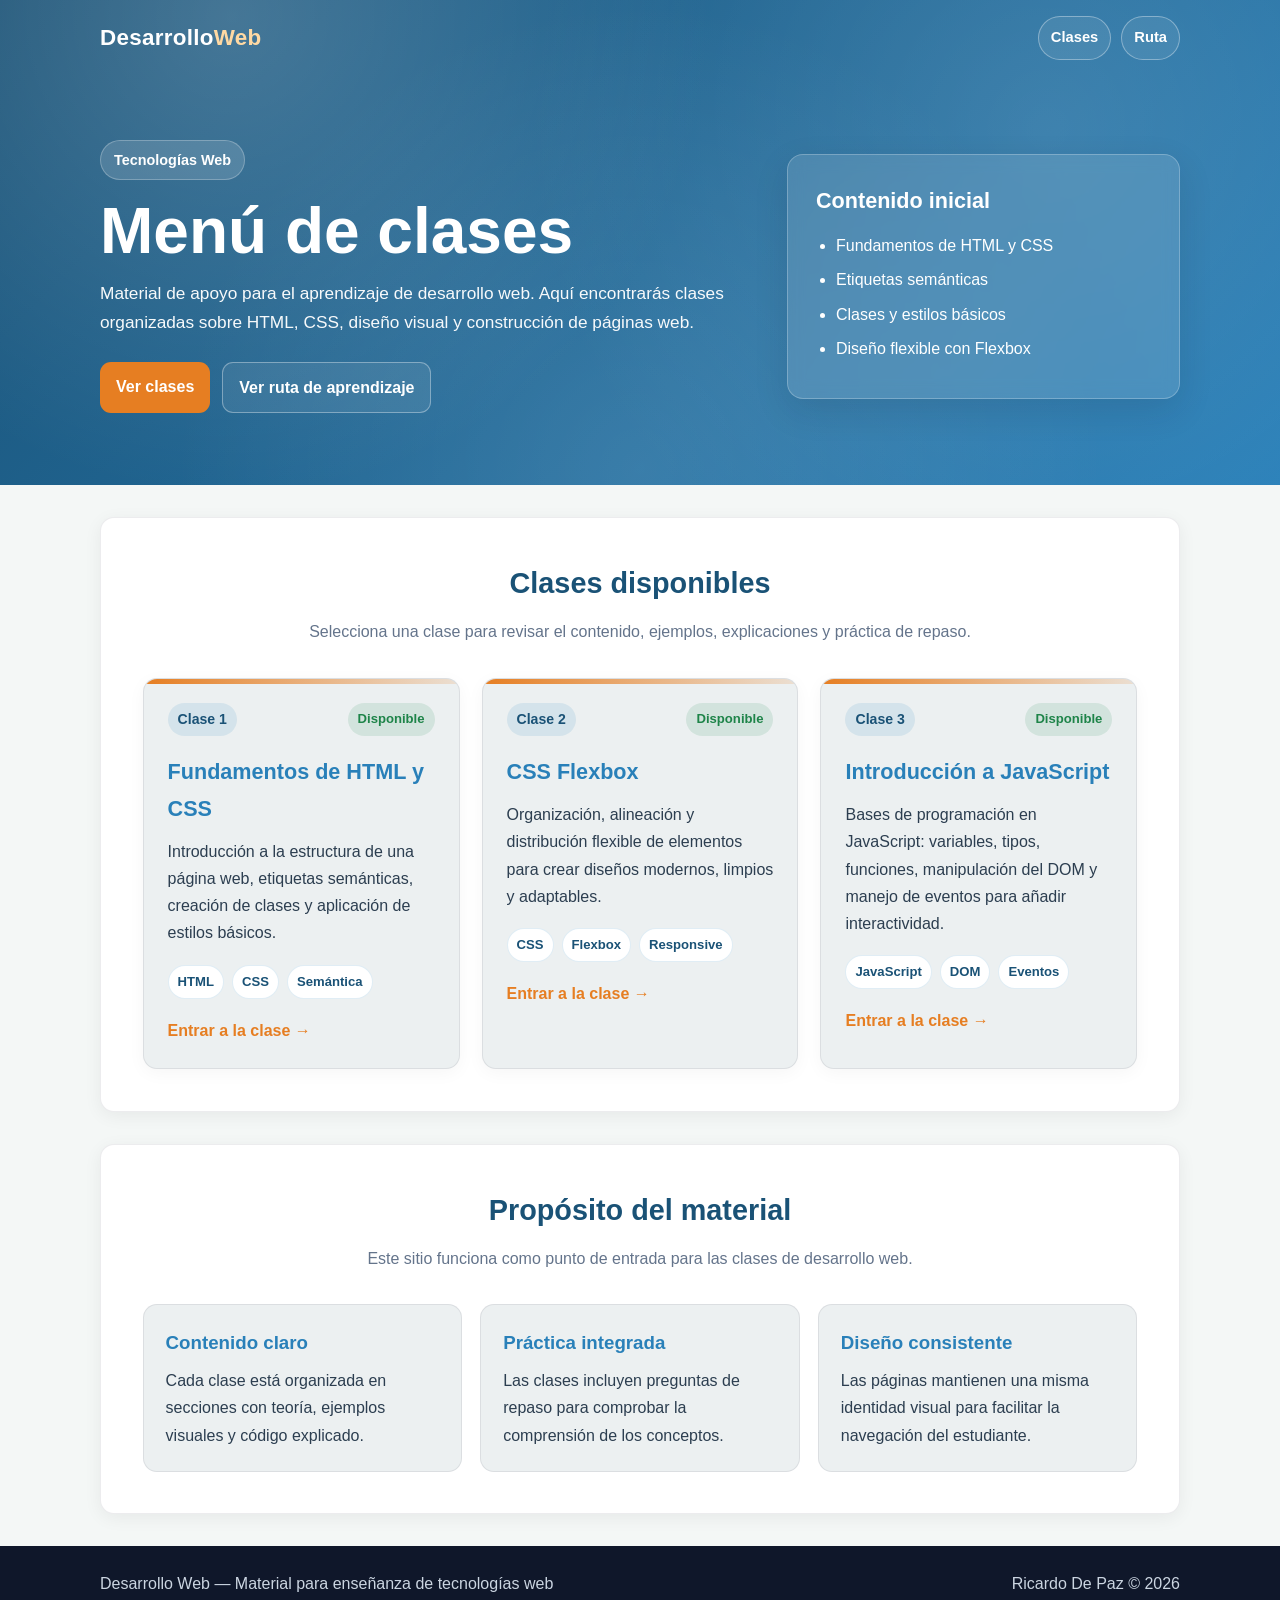
<file: index.html>
<!doctype html>
<html lang="es">

<head>
    <meta charset="utf-8">
    <meta name="viewport" content="width=device-width,initial-scale=1">

    <title>Desarrollo Web — Lecciones de tecnologías web</title>

    <meta name="description"
        content="Lecciones, recursos y ejercicios sobre HTML, CSS y JavaScript. Material para clases de tecnologías web.">

    <link rel="icon" href="img/internet.png" type="image/png">
    <link rel="stylesheet" href="css/styles.css">
</head>

<body>

    <header class="hero-header">
        <div class="header-glow"></div>

        <div class="container header-content">
            <nav class="topnav">
                <a class="brand" href="#">
                    Desarrollo<span>Web</span>
                </a>

                <div class="nav-actions">
                    <a href="#lecciones">Clases</a>
                    <a href="#ruta">Ruta</a>
                </div>
            </nav>

            <section class="hero">
                <div class="hero-text">
                    <span class="tag">Tecnologías Web</span>

                    <h1>Menú de clases</h1>

                    <p>
                        Material de apoyo para el aprendizaje de desarrollo web. Aquí encontrarás
                        clases organizadas sobre HTML, CSS, diseño visual y construcción de páginas web.
                    </p>

                    <div class="hero-buttons">
                        <a href="#lecciones" class="btn primary">Ver clases</a>
                        <a href="#ruta" class="btn secondary">Ver ruta de aprendizaje</a>
                    </div>
                </div>

                <div class="hero-card">
                    <h2>Contenido inicial</h2>

                    <ul>
                        <li>Fundamentos de HTML y CSS</li>
                        <li>Etiquetas semánticas</li>
                        <li>Clases y estilos básicos</li>
                        <li>Diseño flexible con Flexbox</li>
                    </ul>
                </div>
            </section>
        </div>
    </header>

    <main>

        <section id="lecciones" class="container section">
            <div class="section-title">
                <h2>Clases disponibles</h2>
                <p>
                    Selecciona una clase para revisar el contenido, ejemplos, explicaciones y práctica de repaso.
                </p>
            </div>

            <div class="class-grid">

                <a class="class-card" href="clase1.html">
                    <div class="card-line"></div>

                    <div class="class-top">
                        <span class="class-number">Clase 1</span>
                        <span class="class-status">Disponible</span>
                    </div>

                    <h3>Fundamentos de HTML y CSS</h3>

                    <p>
                        Introducción a la estructura de una página web, etiquetas semánticas,
                        creación de clases y aplicación de estilos básicos.
                    </p>

                    <div class="class-tags">
                        <span>HTML</span>
                        <span>CSS</span>
                        <span>Semántica</span>
                    </div>

                    <div class="card-action">
                        Entrar a la clase →
                    </div>
                </a>

                <a class="class-card" href="clase2.html">
                    <div class="card-line"></div>

                    <div class="class-top">
                        <span class="class-number">Clase 2</span>
                        <span class="class-status">Disponible</span>
                    </div>

                    <h3>CSS Flexbox</h3>

                    <p>
                        Organización, alineación y distribución flexible de elementos para crear
                        diseños modernos, limpios y adaptables.
                    </p>

                    <div class="class-tags">
                        <span>CSS</span>
                        <span>Flexbox</span>
                        <span>Responsive</span>
                    </div>

                    <div class="card-action">
                        Entrar a la clase →
                    </div>
                </a>

                <a class="class-card" href="clase3.html">
                    <div class="card-line"></div>

                    <div class="class-top">
                        <span class="class-number">Clase 3</span>
                        <span class="class-status">Disponible</span>
                    </div>

                    <h3>Introducción a JavaScript</h3>

                    <p>
                        Bases de programación en JavaScript: variables, tipos, funciones,
                        manipulación del DOM y manejo de eventos para añadir interactividad.
                    </p>

                    <div class="class-tags">
                        <span>JavaScript</span>
                        <span>DOM</span>
                        <span>Eventos</span>
                    </div>

                    <div class="card-action">
                        Entrar a la clase →
                    </div>
                </a>

            </div>
        </section>


        <section id="recursos" class="container section">
            <div class="section-title">
                <h2>Propósito del material</h2>
                <p>
                    Este sitio funciona como punto de entrada para las clases de desarrollo web.
                </p>
            </div>

            <div class="info-grid">
                <article class="info-card">
                    <h3>Contenido claro</h3>
                    <p>
                        Cada clase está organizada en secciones con teoría, ejemplos visuales y código explicado.
                    </p>
                </article>

                <article class="info-card">
                    <h3>Práctica integrada</h3>
                    <p>
                        Las clases incluyen preguntas de repaso para comprobar la comprensión de los conceptos.
                    </p>
                </article>

                <article class="info-card">
                    <h3>Diseño consistente</h3>
                    <p>
                        Las páginas mantienen una misma identidad visual para facilitar la navegación del estudiante.
                    </p>
                </article>
            </div>
        </section>

    </main>

    <footer class="site-footer">
        <div class="container footer-inner">
            <p>Desarrollo Web — Material para enseñanza de tecnologías web</p>
            <p>Ricardo De Paz © 2026</p>
        </div>
    </footer>

</body>

</html>
</file>
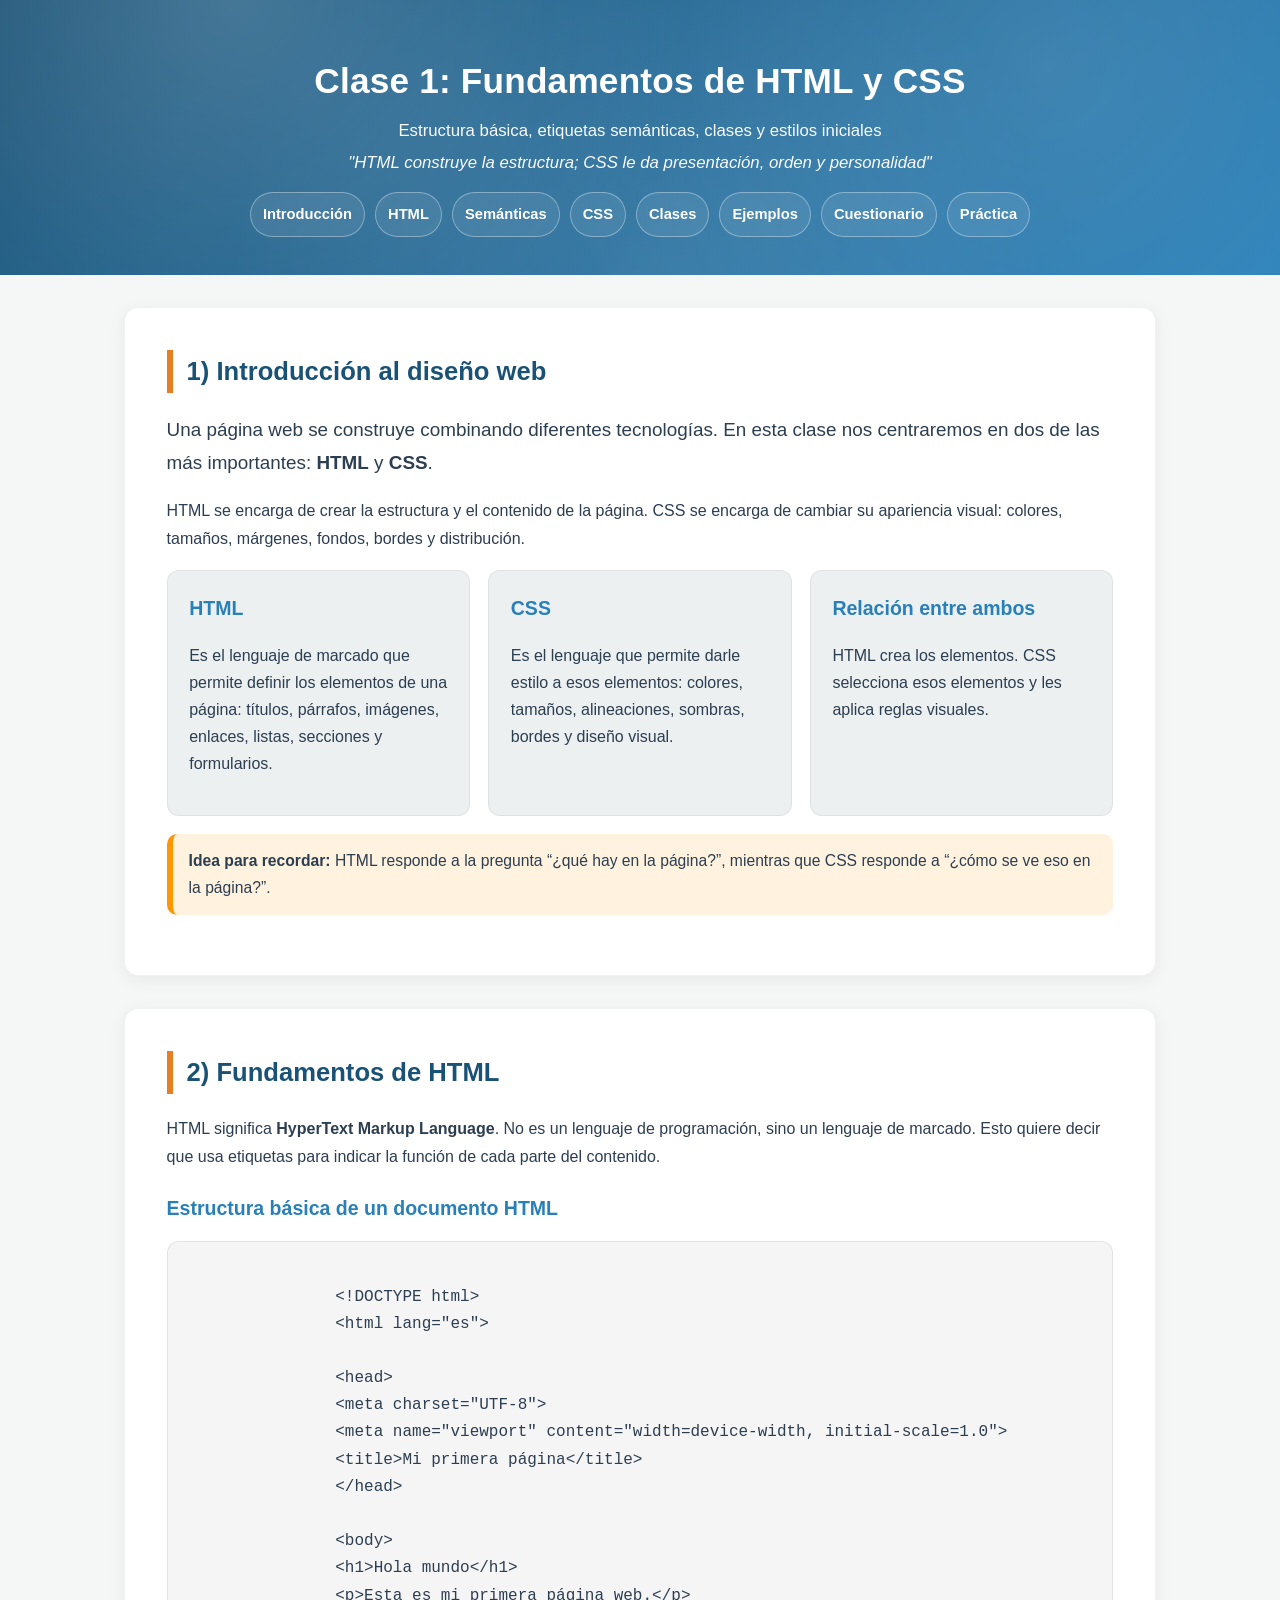
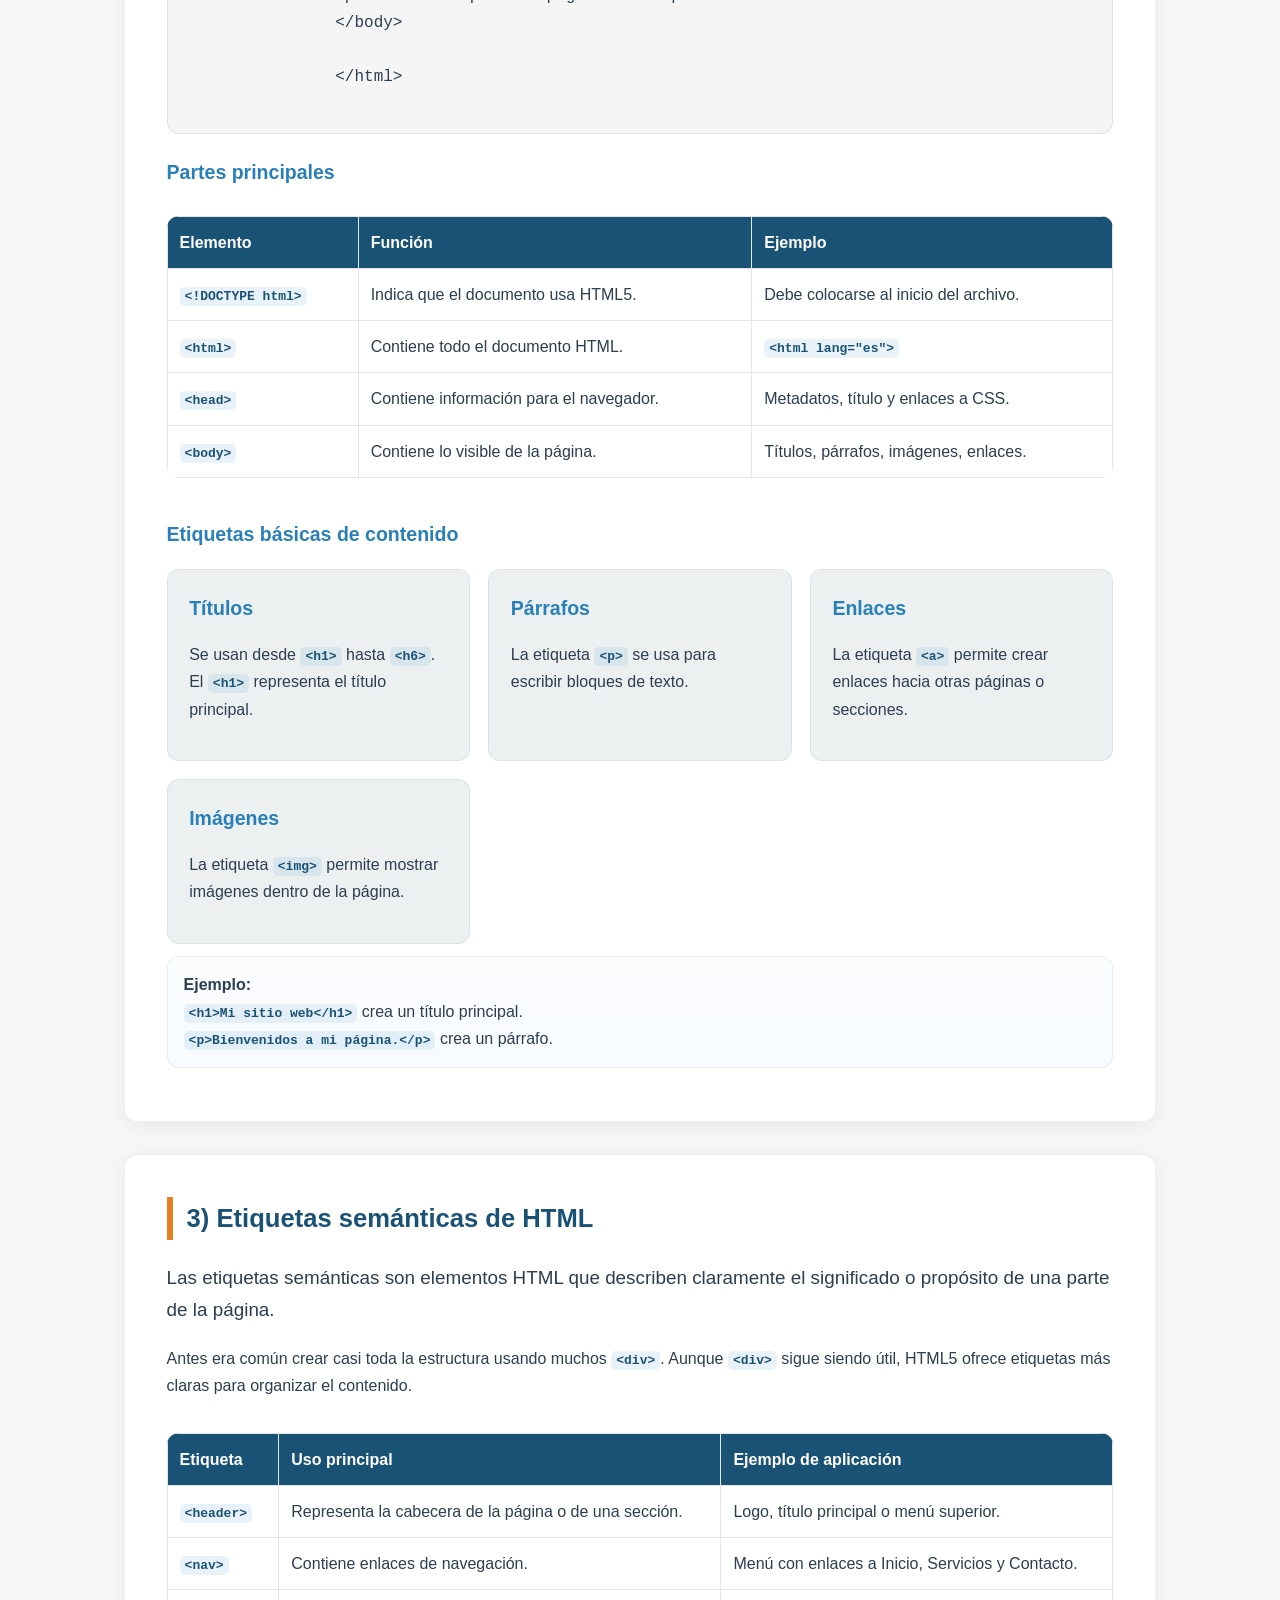
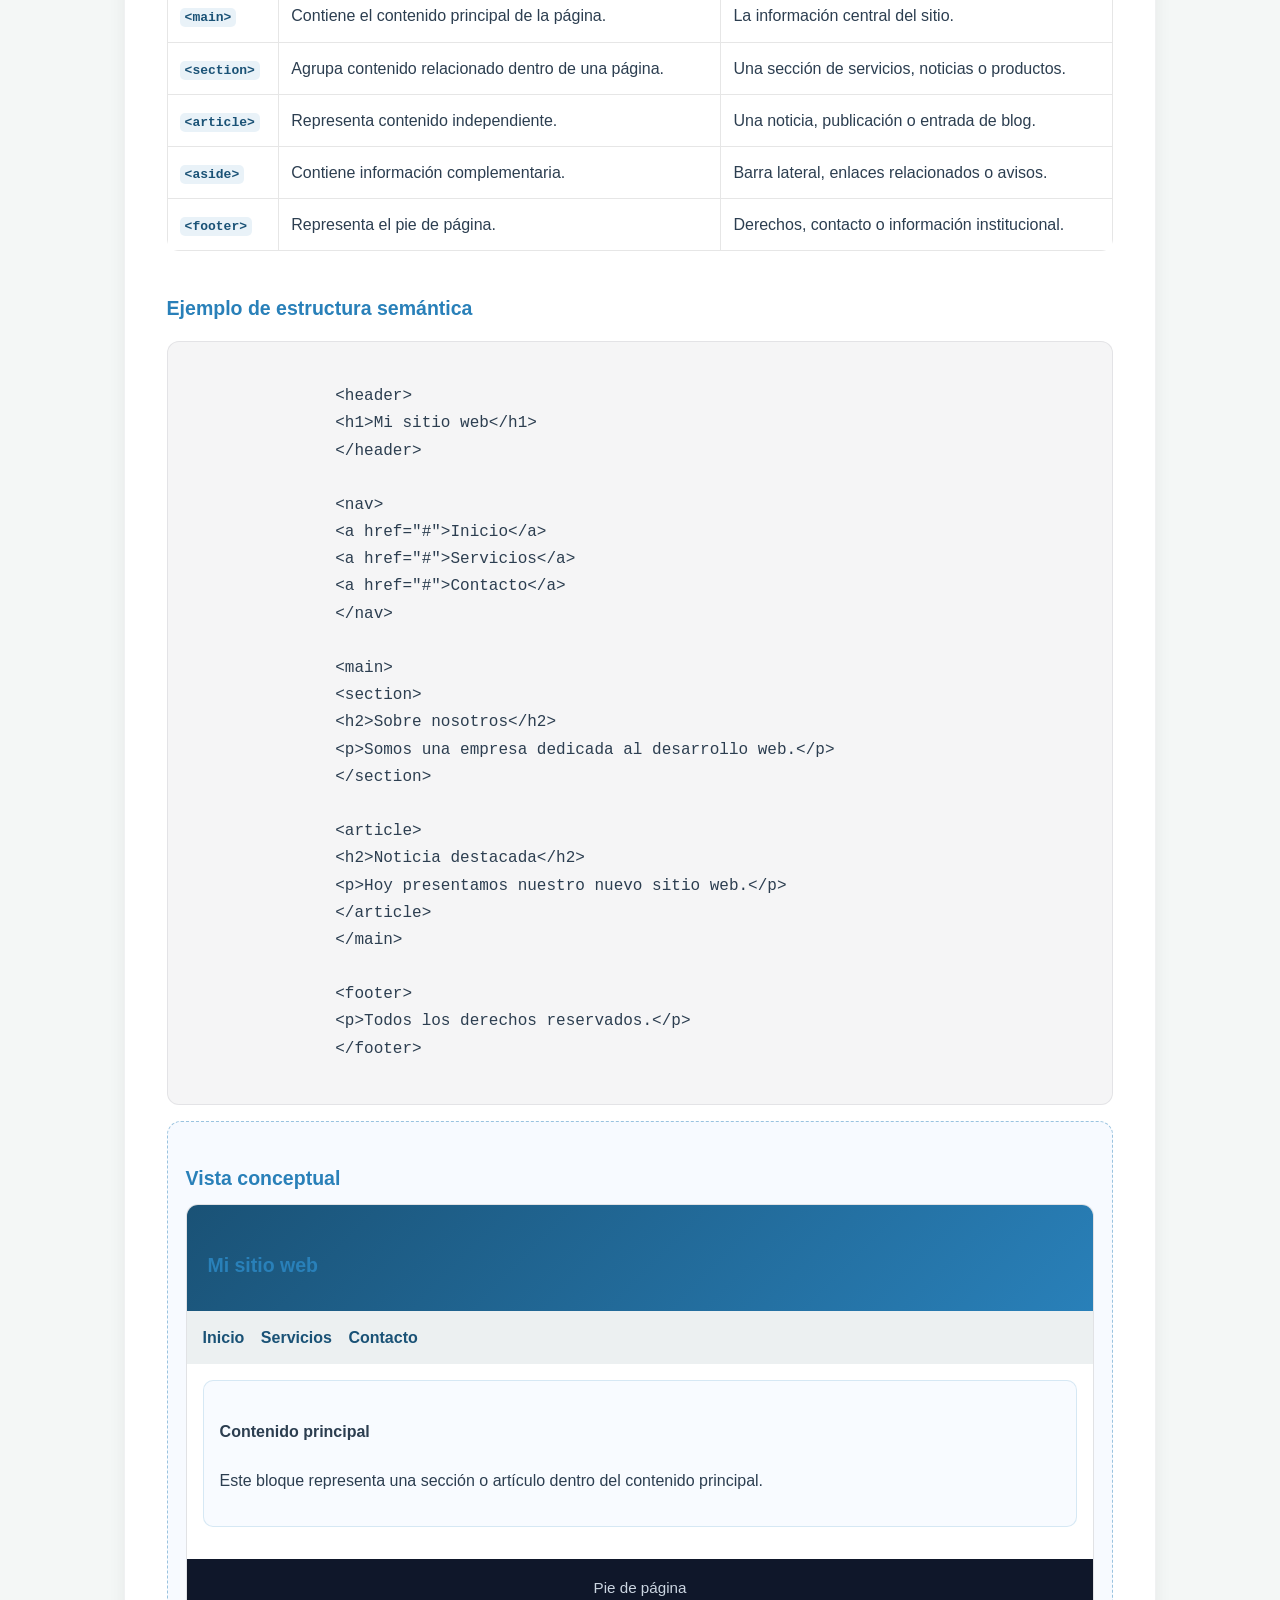
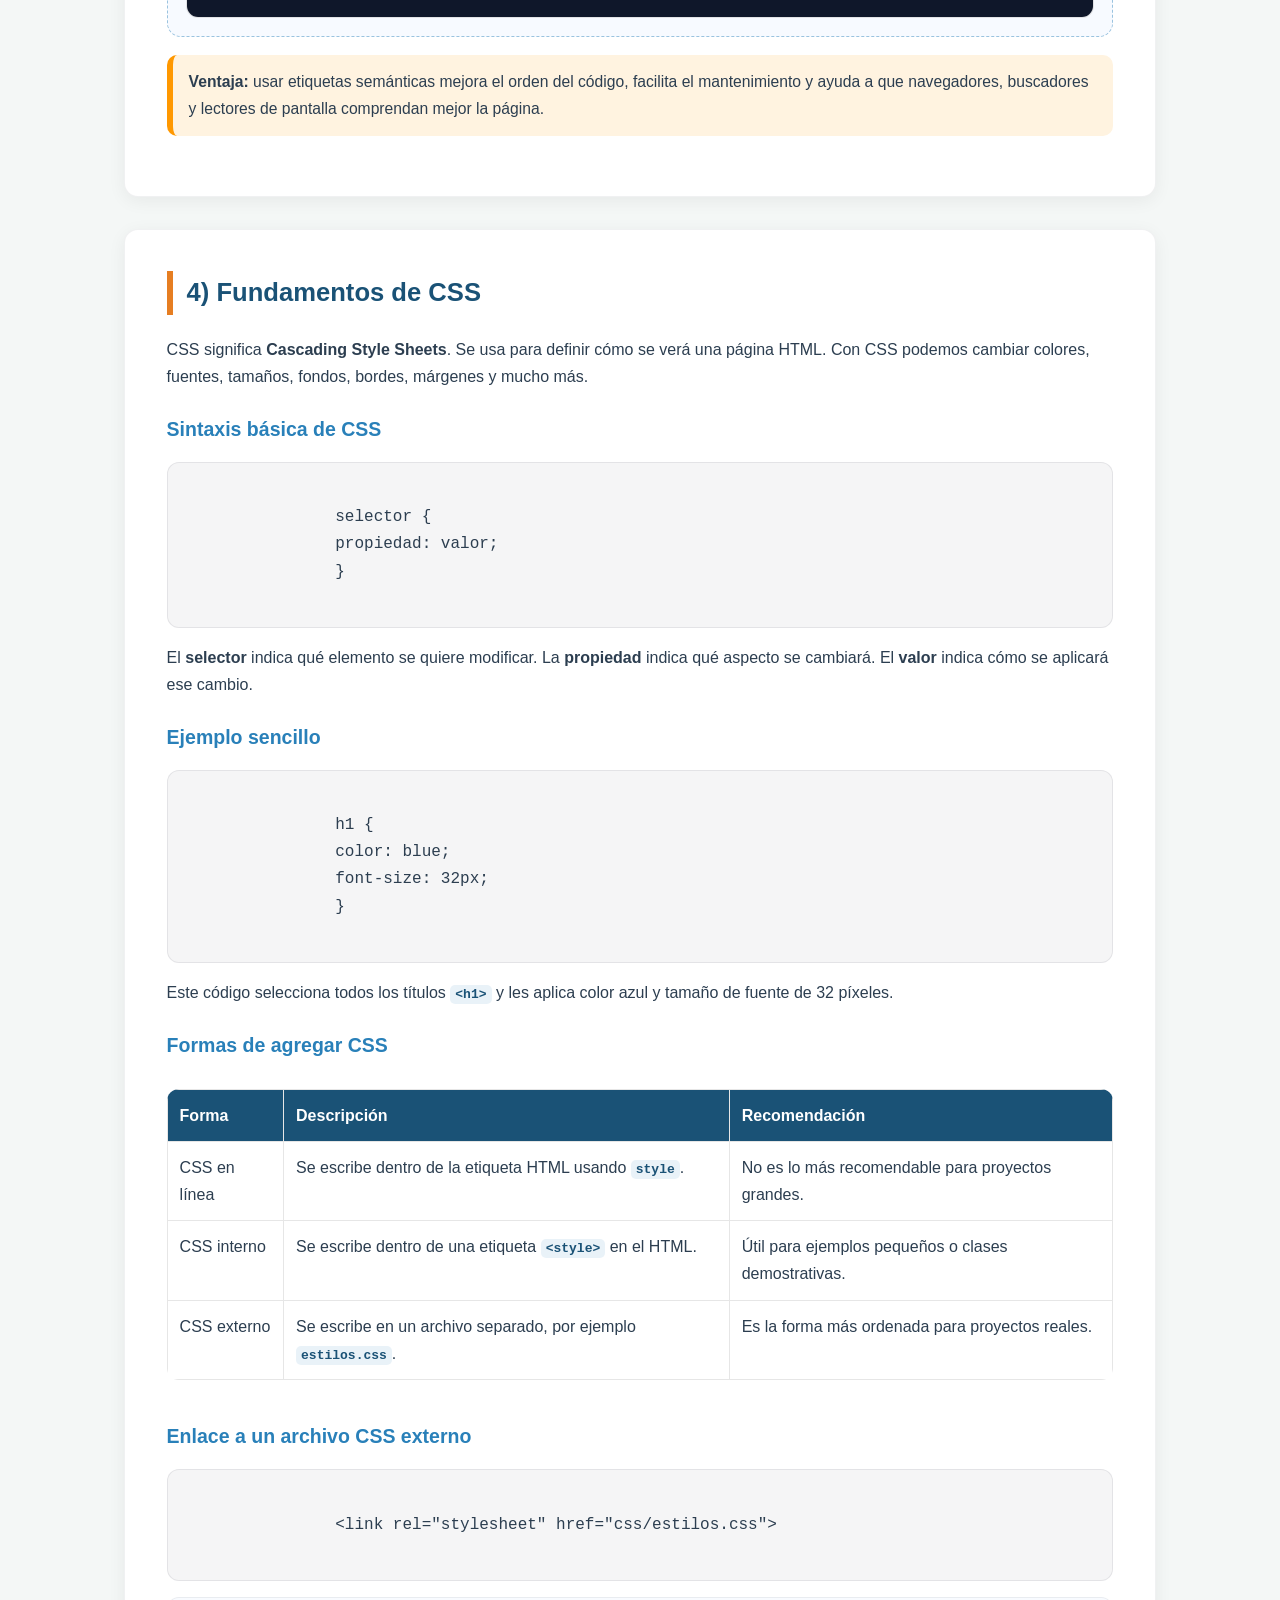
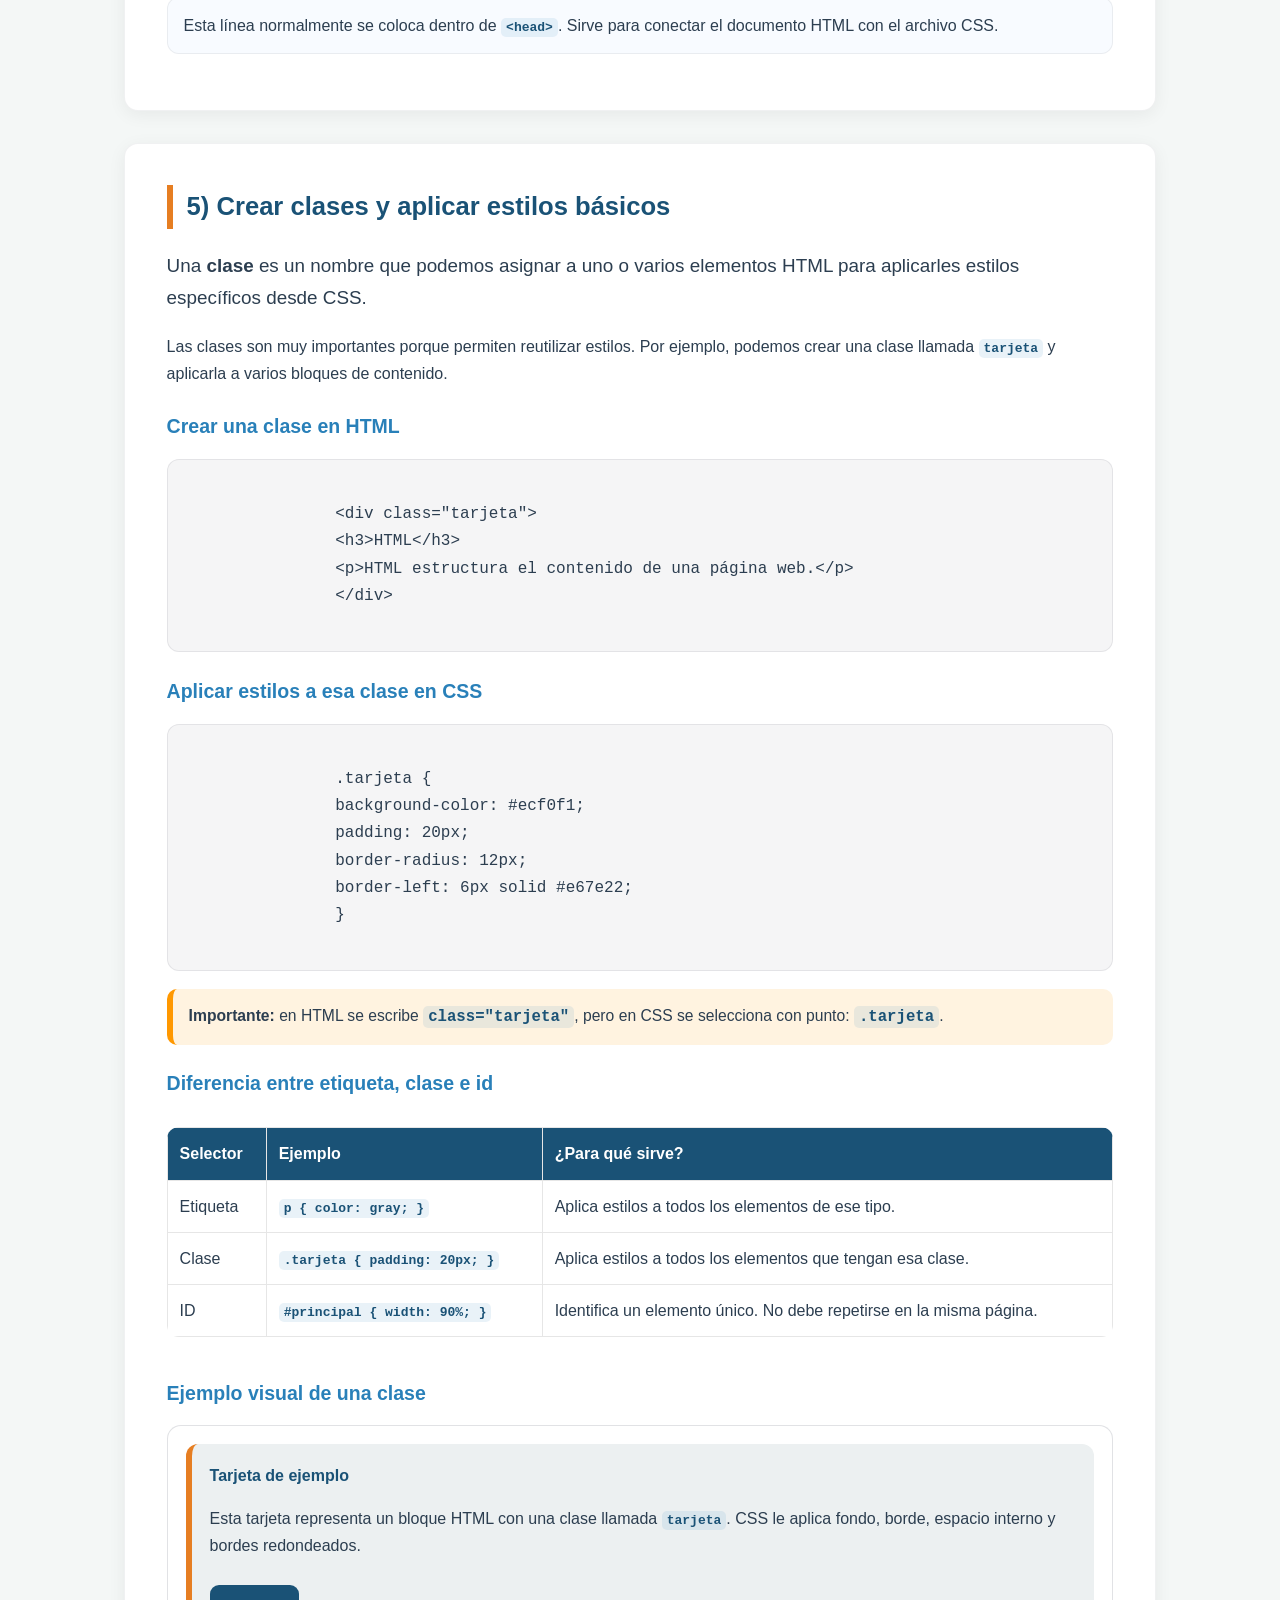
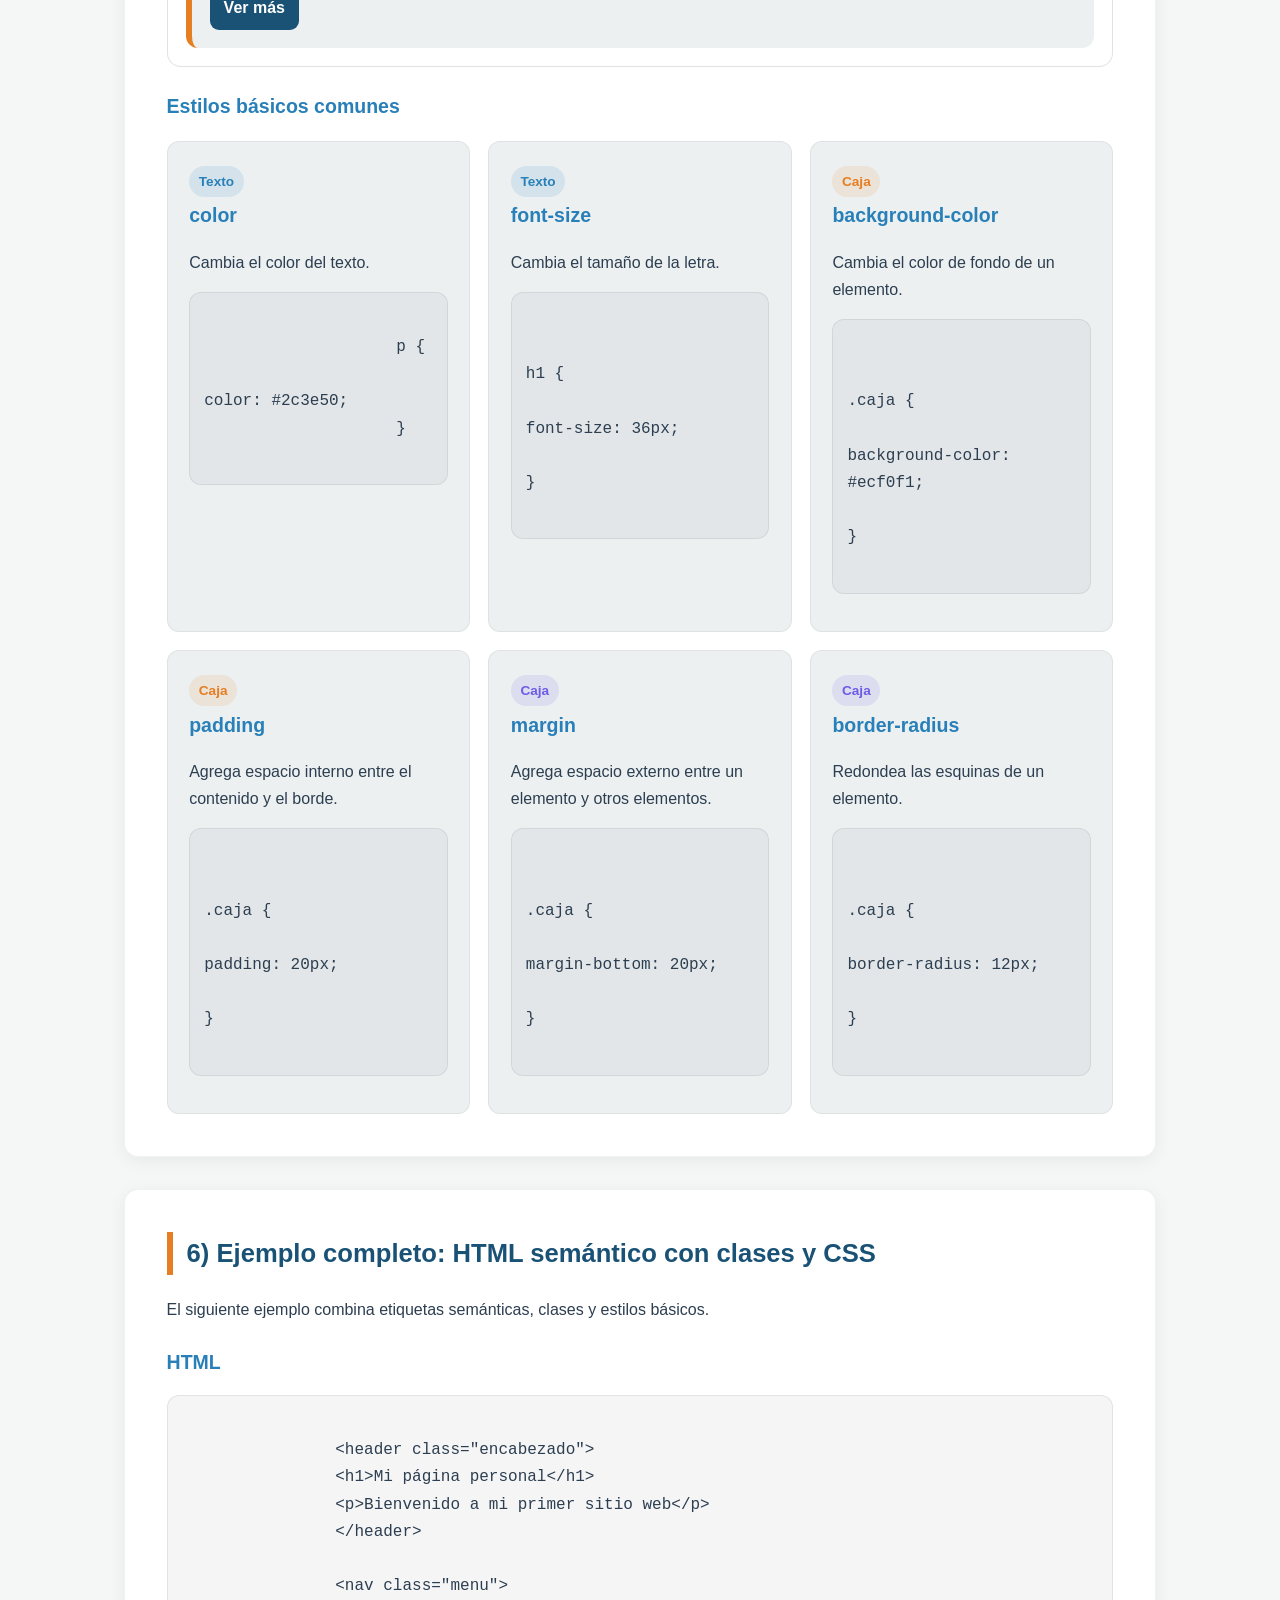
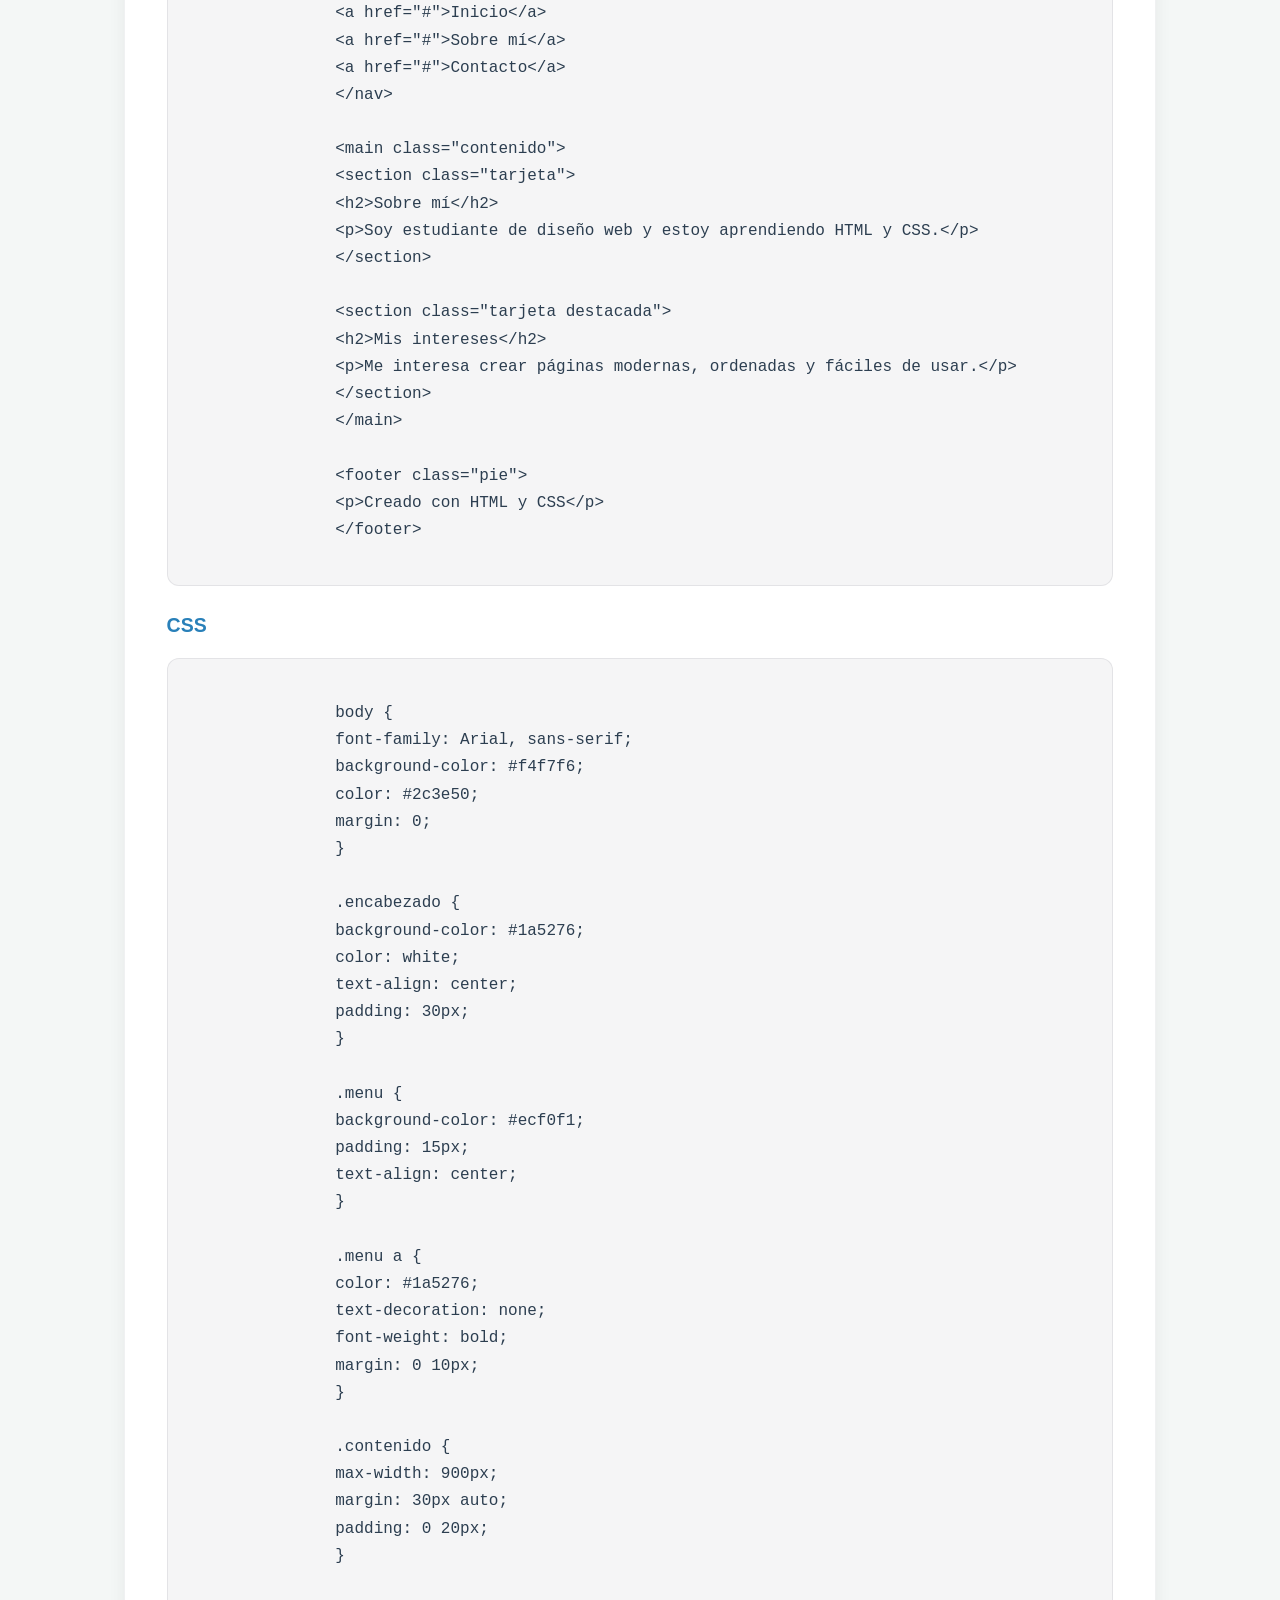
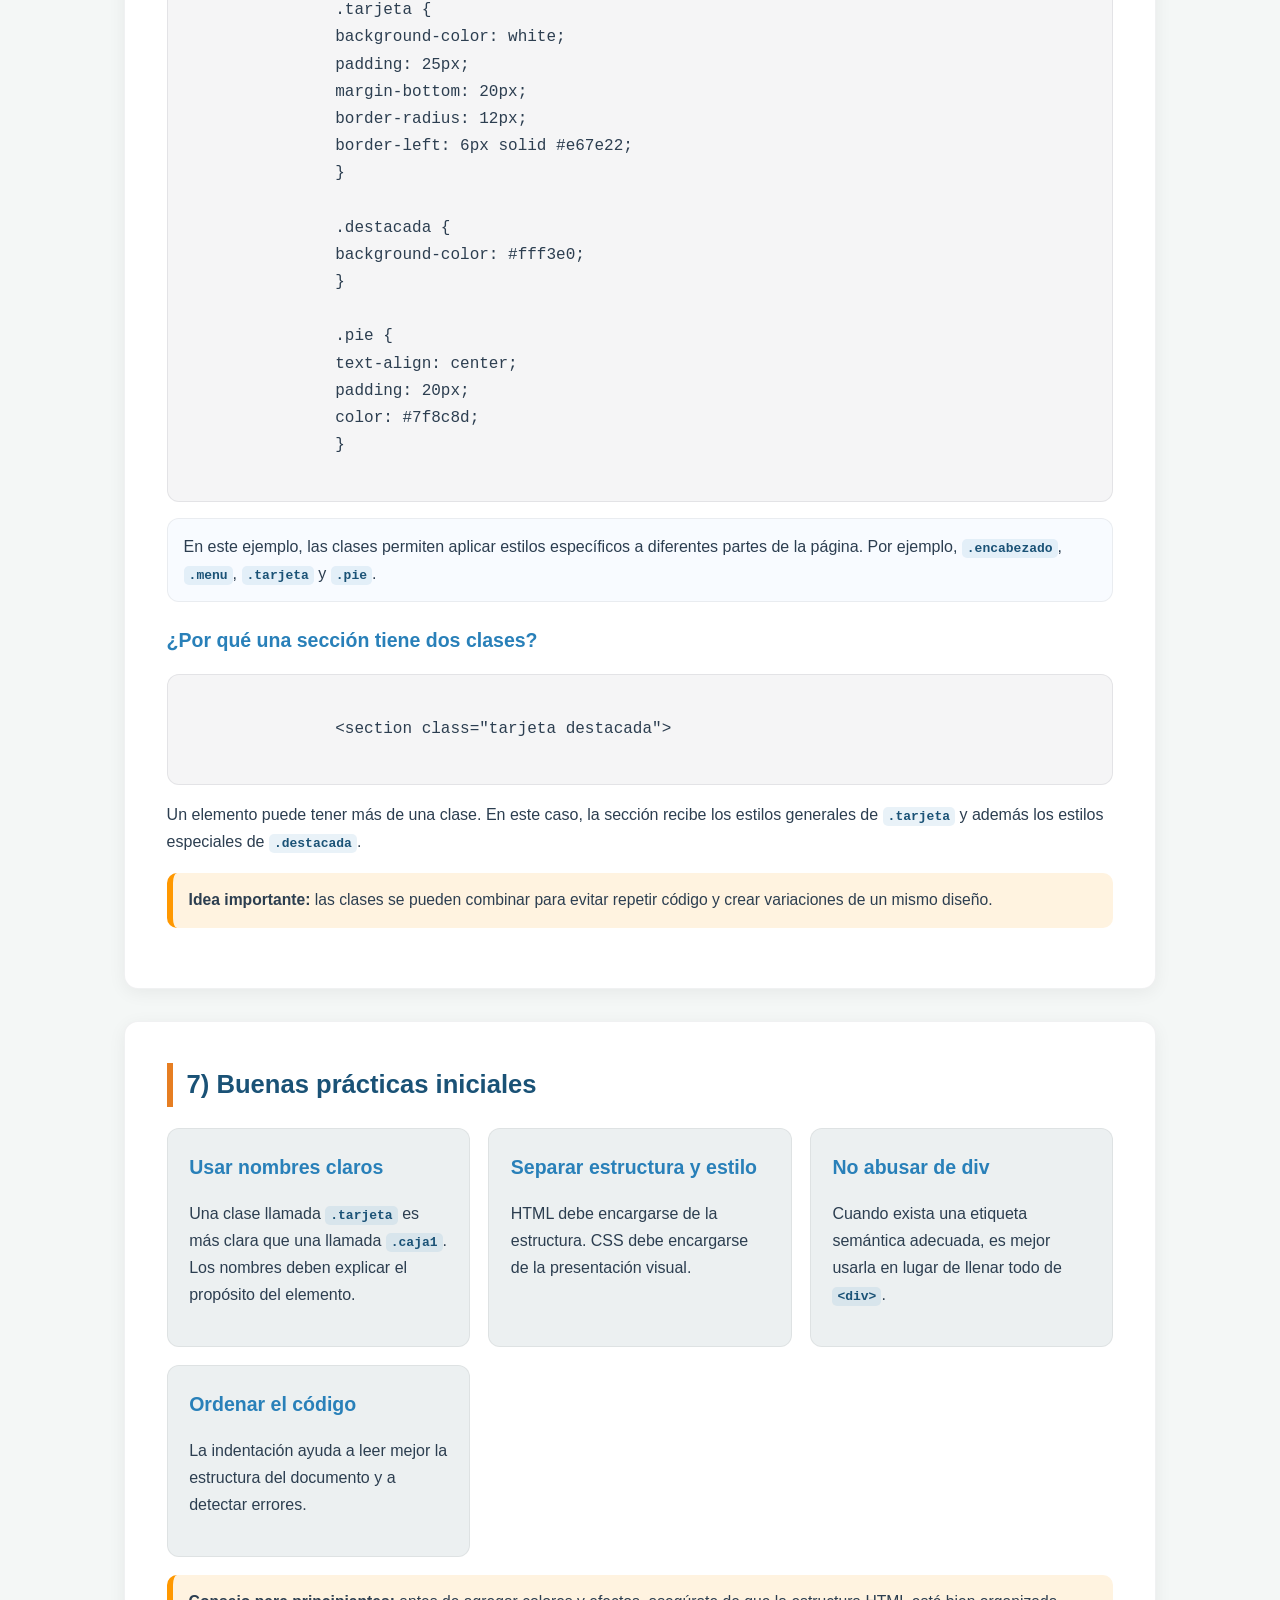
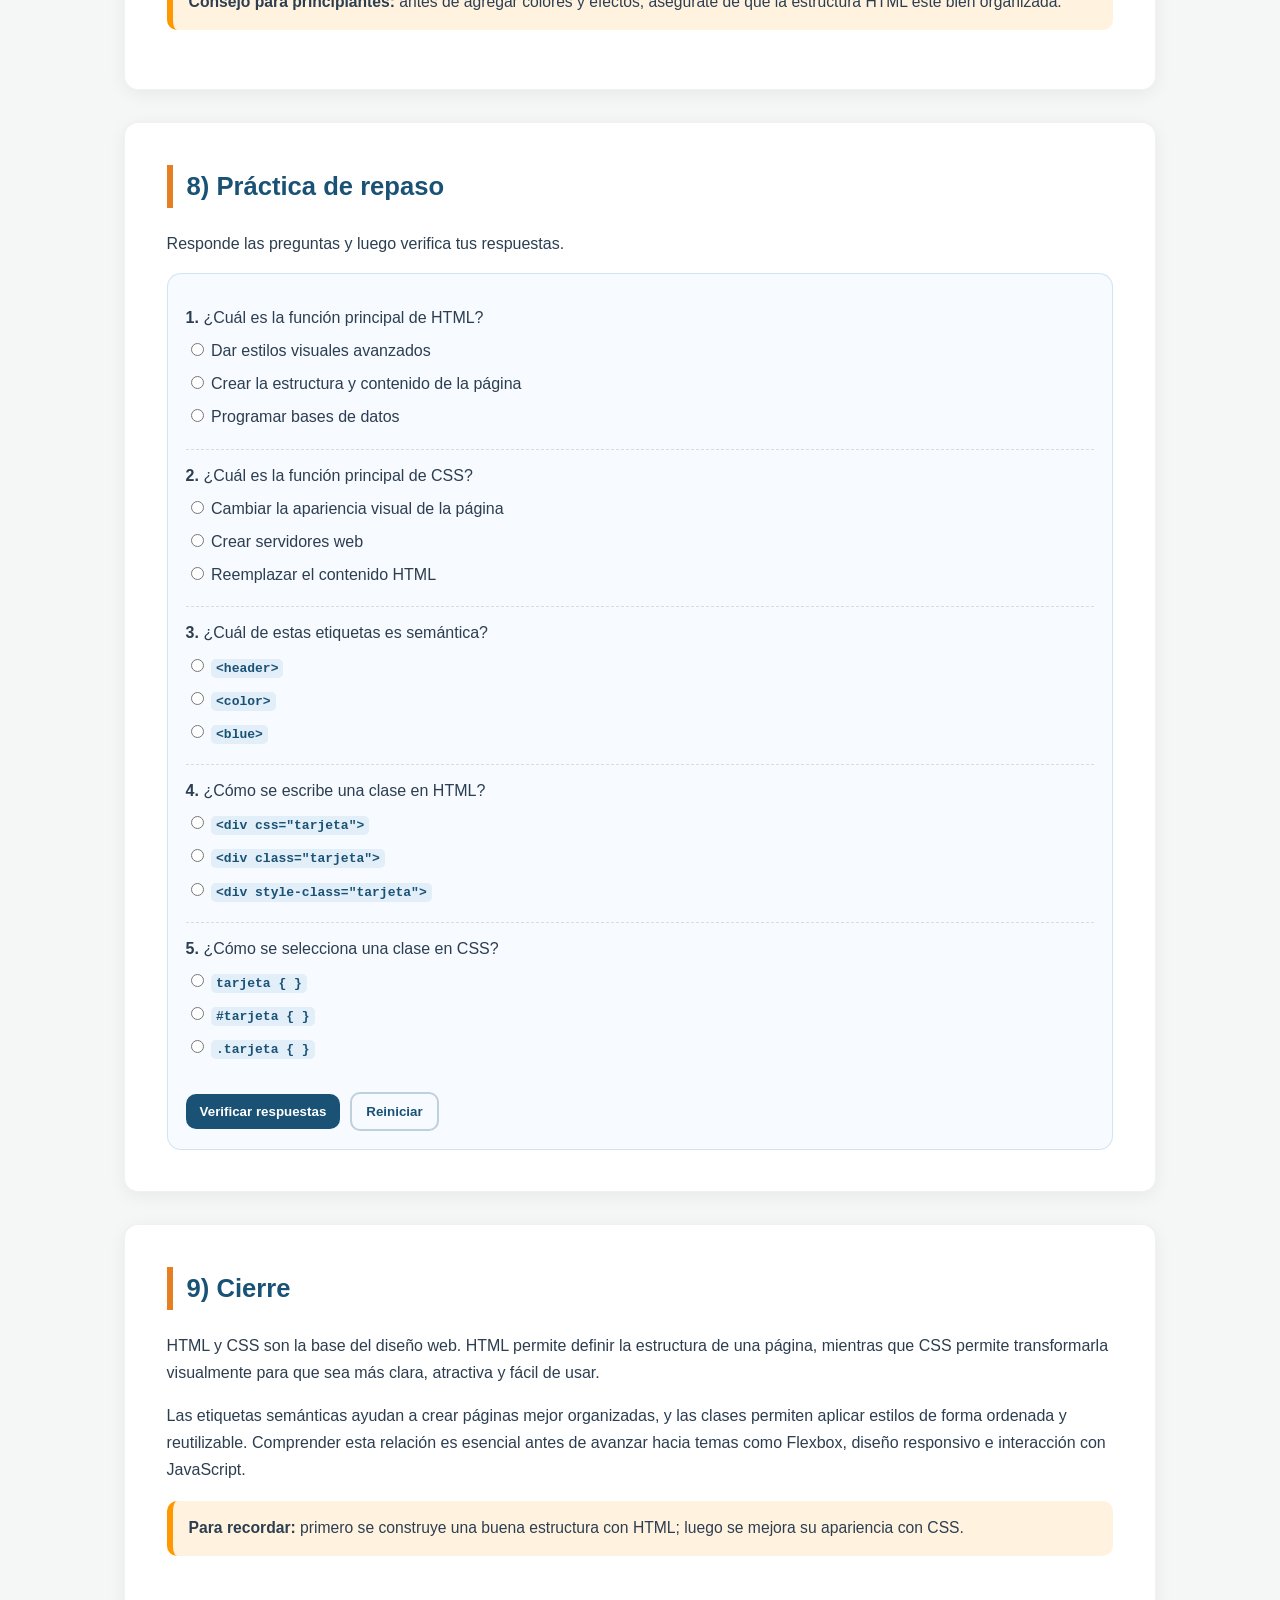
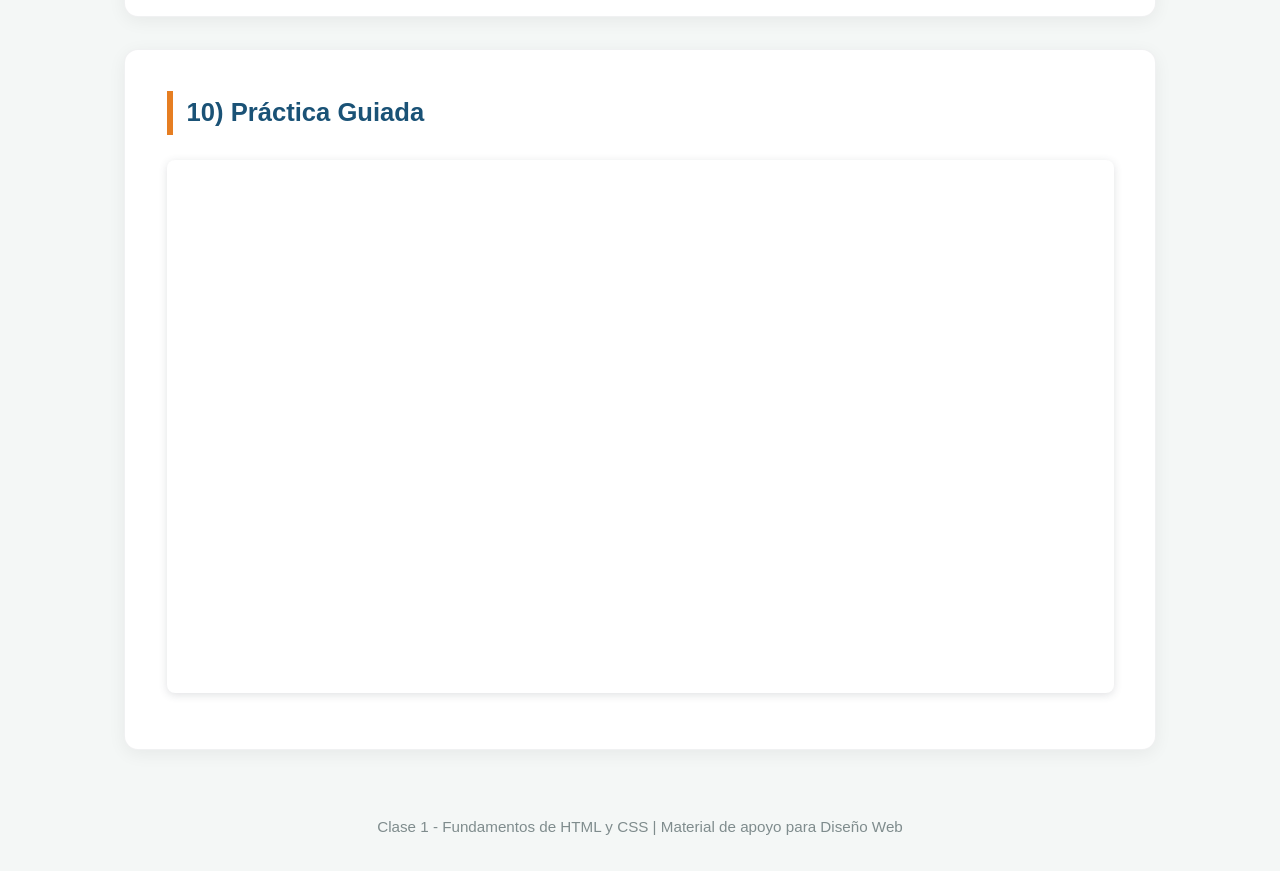
<file: clase1.html>
﻿<!DOCTYPE html>
<html lang="es">

<head>
    <meta charset="UTF-8" />
    <meta name="viewport" content="width=device-width, initial-scale=1.0" />
    <title>Diseño Web - Clase 1 - Fundamentos de HTML y CSS</title>

    <link rel="icon" href="img/internet.png" type="image/png">
    <link rel="stylesheet" href="css/styles.css">
    <link rel="stylesheet" href="css/clase.css">
</head>

<body class="class-page">

    <header>
        <h1>Clase 1: Fundamentos de HTML y CSS</h1>
        <p class="subtitle">Estructura básica, etiquetas semánticas, clases y estilos iniciales</p>
        <p class="subtitle"><em>"HTML construye la estructura; CSS le da presentación, orden y personalidad"</em></p>

        <div class="anchorbar">
            <a href="#introduccion">Introducción</a>
            <a href="#html">HTML</a>
            <a href="#semanticas">Semánticas</a>
            <a href="#css">CSS</a>
            <a href="#clases">Clases</a>
            <a href="#ejemplos">Ejemplos</a>
            <a href="#practica">Cuestionario</a>
            <a href="#practicaGuiada">Práctica</a>
        </div>
    </header>

    <div class="container">

        <section id="introduccion">
            <h2>1) Introducción al diseño web</h2>

            <p class="big">
                Una página web se construye combinando diferentes tecnologías. En esta clase nos centraremos en dos de
                las más importantes: <strong>HTML</strong> y <strong>CSS</strong>.
            </p>

            <p>
                HTML se encarga de crear la estructura y el contenido de la página. CSS se encarga de cambiar su
                apariencia visual: colores, tamaños, márgenes, fondos, bordes y distribución.
            </p>

            <div class="concept-grid">
                <div class="card">
                    <div class="hoverline"></div>
                    <h3>HTML</h3>
                    <p>
                        Es el lenguaje de marcado que permite definir los elementos de una página:
                        títulos, párrafos, imágenes, enlaces, listas, secciones y formularios.
                    </p>
                </div>

                <div class="card">
                    <div class="hoverline"></div>
                    <h3>CSS</h3>
                    <p>
                        Es el lenguaje que permite darle estilo a esos elementos:
                        colores, tamaños, alineaciones, sombras, bordes y diseño visual.
                    </p>
                </div>

                <div class="card">
                    <div class="hoverline"></div>
                    <h3>Relación entre ambos</h3>
                    <p>
                        HTML crea los elementos. CSS selecciona esos elementos y les aplica reglas visuales.
                    </p>
                </div>
            </div>

            <div class="extra-info">
                <strong>Idea para recordar:</strong> HTML responde a la pregunta “¿qué hay en la página?”,
                mientras que CSS responde a “¿cómo se ve eso en la página?”.
            </div>
        </section>

        <section id="html">
            <h2>2) Fundamentos de HTML</h2>

            <p>
                HTML significa <strong>HyperText Markup Language</strong>. No es un lenguaje de programación, sino un
                lenguaje de marcado. Esto quiere decir que usa etiquetas para indicar la función de cada parte del
                contenido.
            </p>

            <h3>Estructura básica de un documento HTML</h3>

            <div class="mono-block">
                &lt;!DOCTYPE html&gt;
                &lt;html lang="es"&gt;

                &lt;head&gt;
                &lt;meta charset="UTF-8"&gt;
                &lt;meta name="viewport" content="width=device-width, initial-scale=1.0"&gt;
                &lt;title&gt;Mi primera página&lt;/title&gt;
                &lt;/head&gt;

                &lt;body&gt;
                &lt;h1&gt;Hola mundo&lt;/h1&gt;
                &lt;p&gt;Esta es mi primera página web.&lt;/p&gt;
                &lt;/body&gt;

                &lt;/html&gt;
            </div>

            <h3>Partes principales</h3>

            <div class="table-wrap">
                <table>
                    <thead>
                        <tr>
                            <th>Elemento</th>
                            <th>Función</th>
                            <th>Ejemplo</th>
                        </tr>
                    </thead>
                    <tbody>
                        <tr>
                            <td><code>&lt;!DOCTYPE html&gt;</code></td>
                            <td>Indica que el documento usa HTML5.</td>
                            <td>Debe colocarse al inicio del archivo.</td>
                        </tr>
                        <tr>
                            <td><code>&lt;html&gt;</code></td>
                            <td>Contiene todo el documento HTML.</td>
                            <td><code>&lt;html lang="es"&gt;</code></td>
                        </tr>
                        <tr>
                            <td><code>&lt;head&gt;</code></td>
                            <td>Contiene información para el navegador.</td>
                            <td>Metadatos, título y enlaces a CSS.</td>
                        </tr>
                        <tr>
                            <td><code>&lt;body&gt;</code></td>
                            <td>Contiene lo visible de la página.</td>
                            <td>Títulos, párrafos, imágenes, enlaces.</td>
                        </tr>
                    </tbody>
                </table>
            </div>

            <h3>Etiquetas básicas de contenido</h3>

            <div class="concept-grid">
                <div class="card">
                    <div class="hoverline"></div>
                    <h3>Títulos</h3>
                    <p>
                        Se usan desde <code>&lt;h1&gt;</code> hasta <code>&lt;h6&gt;</code>.
                        El <code>&lt;h1&gt;</code> representa el título principal.
                    </p>
                </div>

                <div class="card">
                    <div class="hoverline"></div>
                    <h3>Párrafos</h3>
                    <p>
                        La etiqueta <code>&lt;p&gt;</code> se usa para escribir bloques de texto.
                    </p>
                </div>

                <div class="card">
                    <div class="hoverline"></div>
                    <h3>Enlaces</h3>
                    <p>
                        La etiqueta <code>&lt;a&gt;</code> permite crear enlaces hacia otras páginas o secciones.
                    </p>
                </div>

                <div class="card">
                    <div class="hoverline"></div>
                    <h3>Imágenes</h3>
                    <p>
                        La etiqueta <code>&lt;img&gt;</code> permite mostrar imágenes dentro de la página.
                    </p>
                </div>
            </div>

            <div class="stepbox">
                <strong>Ejemplo:</strong><br>
                <code>&lt;h1&gt;Mi sitio web&lt;/h1&gt;</code> crea un título principal.<br>
                <code>&lt;p&gt;Bienvenidos a mi página.&lt;/p&gt;</code> crea un párrafo.
            </div>
        </section>

        <section id="semanticas">
            <h2>3) Etiquetas semánticas de HTML</h2>

            <p class="big">
                Las etiquetas semánticas son elementos HTML que describen claramente el significado o propósito de una
                parte de la página.
            </p>

            <p>
                Antes era común crear casi toda la estructura usando muchos <code>&lt;div&gt;</code>. Aunque
                <code>&lt;div&gt;</code> sigue siendo útil, HTML5 ofrece etiquetas más claras para organizar el
                contenido.
            </p>

            <div class="table-wrap">
                <table>
                    <thead>
                        <tr>
                            <th>Etiqueta</th>
                            <th>Uso principal</th>
                            <th>Ejemplo de aplicación</th>
                        </tr>
                    </thead>
                    <tbody>
                        <tr>
                            <td><code>&lt;header&gt;</code></td>
                            <td>Representa la cabecera de la página o de una sección.</td>
                            <td>Logo, título principal o menú superior.</td>
                        </tr>
                        <tr>
                            <td><code>&lt;nav&gt;</code></td>
                            <td>Contiene enlaces de navegación.</td>
                            <td>Menú con enlaces a Inicio, Servicios y Contacto.</td>
                        </tr>
                        <tr>
                            <td><code>&lt;main&gt;</code></td>
                            <td>Contiene el contenido principal de la página.</td>
                            <td>La información central del sitio.</td>
                        </tr>
                        <tr>
                            <td><code>&lt;section&gt;</code></td>
                            <td>Agrupa contenido relacionado dentro de una página.</td>
                            <td>Una sección de servicios, noticias o productos.</td>
                        </tr>
                        <tr>
                            <td><code>&lt;article&gt;</code></td>
                            <td>Representa contenido independiente.</td>
                            <td>Una noticia, publicación o entrada de blog.</td>
                        </tr>
                        <tr>
                            <td><code>&lt;aside&gt;</code></td>
                            <td>Contiene información complementaria.</td>
                            <td>Barra lateral, enlaces relacionados o avisos.</td>
                        </tr>
                        <tr>
                            <td><code>&lt;footer&gt;</code></td>
                            <td>Representa el pie de página.</td>
                            <td>Derechos, contacto o información institucional.</td>
                        </tr>
                    </tbody>
                </table>
            </div>

            <h3>Ejemplo de estructura semántica</h3>

            <div class="mono-block">
                &lt;header&gt;
                &lt;h1&gt;Mi sitio web&lt;/h1&gt;
                &lt;/header&gt;

                &lt;nav&gt;
                &lt;a href="#"&gt;Inicio&lt;/a&gt;
                &lt;a href="#"&gt;Servicios&lt;/a&gt;
                &lt;a href="#"&gt;Contacto&lt;/a&gt;
                &lt;/nav&gt;

                &lt;main&gt;
                &lt;section&gt;
                &lt;h2&gt;Sobre nosotros&lt;/h2&gt;
                &lt;p&gt;Somos una empresa dedicada al desarrollo web.&lt;/p&gt;
                &lt;/section&gt;

                &lt;article&gt;
                &lt;h2&gt;Noticia destacada&lt;/h2&gt;
                &lt;p&gt;Hoy presentamos nuestro nuevo sitio web.&lt;/p&gt;
                &lt;/article&gt;
                &lt;/main&gt;

                &lt;footer&gt;
                &lt;p&gt;Todos los derechos reservados.&lt;/p&gt;
                &lt;/footer&gt;
            </div>

            <div class="preview-box">
                <h3>Vista conceptual</h3>

                <div class="demo-page">
                    <header>
                        <h3>Mi sitio web</h3>
                    </header>

                    <nav>
                        <a href="#">Inicio</a>
                        <a href="#">Servicios</a>
                        <a href="#">Contacto</a>
                    </nav>

                    <main>
                        <article>
                            <h4>Contenido principal</h4>
                            <p>Este bloque representa una sección o artículo dentro del contenido principal.</p>
                        </article>
                    </main>

                    <footer>
                        Pie de página
                    </footer>
                </div>
            </div>

            <div class="extra-info">
                <strong>Ventaja:</strong> usar etiquetas semánticas mejora el orden del código, facilita el
                mantenimiento
                y ayuda a que navegadores, buscadores y lectores de pantalla comprendan mejor la página.
            </div>
        </section>

        <section id="css">
            <h2>4) Fundamentos de CSS</h2>

            <p>
                CSS significa <strong>Cascading Style Sheets</strong>. Se usa para definir cómo se verá una página HTML.
                Con CSS podemos cambiar colores, fuentes, tamaños, fondos, bordes, márgenes y mucho más.
            </p>

            <h3>Sintaxis básica de CSS</h3>

            <div class="mono-block">
                selector {
                propiedad: valor;
                }
            </div>

            <p>
                El <strong>selector</strong> indica qué elemento se quiere modificar.
                La <strong>propiedad</strong> indica qué aspecto se cambiará.
                El <strong>valor</strong> indica cómo se aplicará ese cambio.
            </p>

            <h3>Ejemplo sencillo</h3>

            <div class="mono-block">
                h1 {
                color: blue;
                font-size: 32px;
                }
            </div>

            <p>
                Este código selecciona todos los títulos <code>&lt;h1&gt;</code> y les aplica color azul y tamaño de
                fuente de 32 píxeles.
            </p>

            <h3>Formas de agregar CSS</h3>

            <div class="table-wrap">
                <table>
                    <thead>
                        <tr>
                            <th>Forma</th>
                            <th>Descripción</th>
                            <th>Recomendación</th>
                        </tr>
                    </thead>
                    <tbody>
                        <tr>
                            <td>CSS en línea</td>
                            <td>Se escribe dentro de la etiqueta HTML usando <code>style</code>.</td>
                            <td>No es lo más recomendable para proyectos grandes.</td>
                        </tr>
                        <tr>
                            <td>CSS interno</td>
                            <td>Se escribe dentro de una etiqueta <code>&lt;style&gt;</code> en el HTML.</td>
                            <td>Útil para ejemplos pequeños o clases demostrativas.</td>
                        </tr>
                        <tr>
                            <td>CSS externo</td>
                            <td>Se escribe en un archivo separado, por ejemplo <code>estilos.css</code>.</td>
                            <td>Es la forma más ordenada para proyectos reales.</td>
                        </tr>
                    </tbody>
                </table>
            </div>

            <h3>Enlace a un archivo CSS externo</h3>

            <div class="mono-block">
                &lt;link rel="stylesheet" href="css/estilos.css"&gt;
            </div>

            <div class="callout">
                Esta línea normalmente se coloca dentro de <code>&lt;head&gt;</code>. Sirve para conectar el documento
                HTML con el archivo CSS.
            </div>
        </section>

        <section id="clases">
            <h2>5) Crear clases y aplicar estilos básicos</h2>

            <p class="big">
                Una <strong>clase</strong> es un nombre que podemos asignar a uno o varios elementos HTML para
                aplicarles
                estilos específicos desde CSS.
            </p>

            <p>
                Las clases son muy importantes porque permiten reutilizar estilos. Por ejemplo, podemos crear una clase
                llamada <code>tarjeta</code> y aplicarla a varios bloques de contenido.
            </p>

            <h3>Crear una clase en HTML</h3>

            <div class="mono-block">
                &lt;div class="tarjeta"&gt;
                &lt;h3&gt;HTML&lt;/h3&gt;
                &lt;p&gt;HTML estructura el contenido de una página web.&lt;/p&gt;
                &lt;/div&gt;
            </div>

            <h3>Aplicar estilos a esa clase en CSS</h3>

            <div class="mono-block">
                .tarjeta {
                background-color: #ecf0f1;
                padding: 20px;
                border-radius: 12px;
                border-left: 6px solid #e67e22;
                }
            </div>

            <div class="extra-info">
                <strong>Importante:</strong> en HTML se escribe <code>class="tarjeta"</code>, pero en CSS se selecciona
                con punto: <code>.tarjeta</code>.
            </div>

            <h3>Diferencia entre etiqueta, clase e id</h3>

            <div class="table-wrap">
                <table>
                    <thead>
                        <tr>
                            <th>Selector</th>
                            <th>Ejemplo</th>
                            <th>¿Para qué sirve?</th>
                        </tr>
                    </thead>
                    <tbody>
                        <tr>
                            <td>Etiqueta</td>
                            <td><code>p { color: gray; }</code></td>
                            <td>Aplica estilos a todos los elementos de ese tipo.</td>
                        </tr>
                        <tr>
                            <td>Clase</td>
                            <td><code>.tarjeta { padding: 20px; }</code></td>
                            <td>Aplica estilos a todos los elementos que tengan esa clase.</td>
                        </tr>
                        <tr>
                            <td>ID</td>
                            <td><code>#principal { width: 90%; }</code></td>
                            <td>Identifica un elemento único. No debe repetirse en la misma página.</td>
                        </tr>
                    </tbody>
                </table>
            </div>

            <h3>Ejemplo visual de una clase</h3>

            <div class="style-demo">
                <div class="tarjeta-demo">
                    <h4>Tarjeta de ejemplo</h4>
                    <p>
                        Esta tarjeta representa un bloque HTML con una clase llamada <code>tarjeta</code>.
                        CSS le aplica fondo, borde, espacio interno y bordes redondeados.
                    </p>
                    <a href="#" class="boton-demo">Ver más</a>
                </div>
            </div>

            <h3>Estilos básicos comunes</h3>

            <div class="concept-grid">
                <div class="card">
                    <div class="hoverline"></div>
                    <span class="pill">Texto</span>
                    <h3>color</h3>
                    <p>Cambia el color del texto.</p>
                    <div class="mono-block">
                    p {
                        color: #2c3e50;
                    }
                    </div>
                </div>

                <div class="card">
                    <div class="hoverline"></div>
                    <span class="pill">Texto</span>
                    <h3>font-size</h3>
                    <p>Cambia el tamaño de la letra.</p>
                    <div class="mono-block">
                        h1 {
                        font-size: 36px;
                        }
                    </div>
                </div>

                <div class="card">
                    <div class="hoverline"></div>
                    <span class="pill orange">Caja</span>
                    <h3>background-color</h3>
                    <p>Cambia el color de fondo de un elemento.</p>
                    <div class="mono-block">
                        .caja {
                        background-color: #ecf0f1;
                        }
                    </div>
                </div>

                <div class="card">
                    <div class="hoverline"></div>
                    <span class="pill orange">Caja</span>
                    <h3>padding</h3>
                    <p>Agrega espacio interno entre el contenido y el borde.</p>
                    <div class="mono-block">
                        .caja {
                        padding: 20px;
                        }
                    </div>
                </div>

                <div class="card">
                    <div class="hoverline"></div>
                    <span class="pill violet">Caja</span>
                    <h3>margin</h3>
                    <p>Agrega espacio externo entre un elemento y otros elementos.</p>
                    <div class="mono-block">
                        .caja {
                        margin-bottom: 20px;
                        }
                    </div>
                </div>

                <div class="card">
                    <div class="hoverline"></div>
                    <span class="pill violet">Caja</span>
                    <h3>border-radius</h3>
                    <p>Redondea las esquinas de un elemento.</p>
                    <div class="mono-block">
                        .caja {
                        border-radius: 12px;
                        }
                    </div>
                </div>
            </div>
        </section>

        <section id="ejemplos">
            <h2>6) Ejemplo completo: HTML semántico con clases y CSS</h2>

            <p>
                El siguiente ejemplo combina etiquetas semánticas, clases y estilos básicos.
            </p>

            <h3>HTML</h3>

            <div class="mono-block">
                &lt;header class="encabezado"&gt;
                &lt;h1&gt;Mi página personal&lt;/h1&gt;
                &lt;p&gt;Bienvenido a mi primer sitio web&lt;/p&gt;
                &lt;/header&gt;

                &lt;nav class="menu"&gt;
                &lt;a href="#"&gt;Inicio&lt;/a&gt;
                &lt;a href="#"&gt;Sobre mí&lt;/a&gt;
                &lt;a href="#"&gt;Contacto&lt;/a&gt;
                &lt;/nav&gt;

                &lt;main class="contenido"&gt;
                &lt;section class="tarjeta"&gt;
                &lt;h2&gt;Sobre mí&lt;/h2&gt;
                &lt;p&gt;Soy estudiante de diseño web y estoy aprendiendo HTML y CSS.&lt;/p&gt;
                &lt;/section&gt;

                &lt;section class="tarjeta destacada"&gt;
                &lt;h2&gt;Mis intereses&lt;/h2&gt;
                &lt;p&gt;Me interesa crear páginas modernas, ordenadas y fáciles de usar.&lt;/p&gt;
                &lt;/section&gt;
                &lt;/main&gt;

                &lt;footer class="pie"&gt;
                &lt;p&gt;Creado con HTML y CSS&lt;/p&gt;
                &lt;/footer&gt;
            </div>

            <h3>CSS</h3>

            <div class="mono-block">
                body {
                font-family: Arial, sans-serif;
                background-color: #f4f7f6;
                color: #2c3e50;
                margin: 0;
                }

                .encabezado {
                background-color: #1a5276;
                color: white;
                text-align: center;
                padding: 30px;
                }

                .menu {
                background-color: #ecf0f1;
                padding: 15px;
                text-align: center;
                }

                .menu a {
                color: #1a5276;
                text-decoration: none;
                font-weight: bold;
                margin: 0 10px;
                }

                .contenido {
                max-width: 900px;
                margin: 30px auto;
                padding: 0 20px;
                }

                .tarjeta {
                background-color: white;
                padding: 25px;
                margin-bottom: 20px;
                border-radius: 12px;
                border-left: 6px solid #e67e22;
                }

                .destacada {
                background-color: #fff3e0;
                }

                .pie {
                text-align: center;
                padding: 20px;
                color: #7f8c8d;
                }
            </div>

            <div class="callout">
                En este ejemplo, las clases permiten aplicar estilos específicos a diferentes partes de la página.
                Por ejemplo, <code>.encabezado</code>, <code>.menu</code>, <code>.tarjeta</code> y
                <code>.pie</code>.
            </div>

            <h3>¿Por qué una sección tiene dos clases?</h3>

            <div class="mono-block">
                &lt;section class="tarjeta destacada"&gt;
            </div>

            <p>
                Un elemento puede tener más de una clase. En este caso, la sección recibe los estilos generales de
                <code>.tarjeta</code> y además los estilos especiales de <code>.destacada</code>.
            </p>

            <div class="extra-info">
                <strong>Idea importante:</strong> las clases se pueden combinar para evitar repetir código y crear
                variaciones de un mismo diseño.
            </div>
        </section>

        <section id="buenas-practicas">
            <h2>7) Buenas prácticas iniciales</h2>

            <div class="concept-grid">
                <div class="card">
                    <div class="hoverline"></div>
                    <h3>Usar nombres claros</h3>
                    <p>
                        Una clase llamada <code>.tarjeta</code> es más clara que una llamada <code>.caja1</code>.
                        Los nombres deben explicar el propósito del elemento.
                    </p>
                </div>

                <div class="card">
                    <div class="hoverline"></div>
                    <h3>Separar estructura y estilo</h3>
                    <p>
                        HTML debe encargarse de la estructura. CSS debe encargarse de la presentación visual.
                    </p>
                </div>

                <div class="card">
                    <div class="hoverline"></div>
                    <h3>No abusar de div</h3>
                    <p>
                        Cuando exista una etiqueta semántica adecuada, es mejor usarla en lugar de llenar todo de
                        <code>&lt;div&gt;</code>.
                    </p>
                </div>

                <div class="card">
                    <div class="hoverline"></div>
                    <h3>Ordenar el código</h3>
                    <p>
                        La indentación ayuda a leer mejor la estructura del documento y a detectar errores.
                    </p>
                </div>
            </div>

            <div class="extra-info">
                <strong>Consejo para principiantes:</strong> antes de agregar colores y efectos, asegúrate de que la
                estructura HTML esté bien organizada.
            </div>
        </section>

        <section id="practica">
            <h2>8) Práctica de repaso</h2>

            <p>
                Responde las preguntas y luego verifica tus respuestas.
            </p>

            <div class="quiz" id="quiz">
                <div class="q">
                    <strong>1.</strong> ¿Cuál es la función principal de HTML?
                    <label><input type="radio" name="q1" value="a"> Dar estilos visuales avanzados</label>
                    <label><input type="radio" name="q1" value="b"> Crear la estructura y contenido de la página</label>
                    <label><input type="radio" name="q1" value="c"> Programar bases de datos</label>
                </div>

                <div class="q">
                    <strong>2.</strong> ¿Cuál es la función principal de CSS?
                    <label><input type="radio" name="q2" value="a"> Cambiar la apariencia visual de la página</label>
                    <label><input type="radio" name="q2" value="b"> Crear servidores web</label>
                    <label><input type="radio" name="q2" value="c"> Reemplazar el contenido HTML</label>
                </div>

                <div class="q">
                    <strong>3.</strong> ¿Cuál de estas etiquetas es semántica?
                    <label><input type="radio" name="q3" value="a"> <code>&lt;header&gt;</code></label>
                    <label><input type="radio" name="q3" value="b"> <code>&lt;color&gt;</code></label>
                    <label><input type="radio" name="q3" value="c"> <code>&lt;blue&gt;</code></label>
                </div>

                <div class="q">
                    <strong>4.</strong> ¿Cómo se escribe una clase en HTML?
                    <label><input type="radio" name="q4" value="a"> <code>&lt;div css="tarjeta"&gt;</code></label>
                    <label><input type="radio" name="q4" value="b"> <code>&lt;div class="tarjeta"&gt;</code></label>
                    <label><input type="radio" name="q4" value="c">
                        <code>&lt;div style-class="tarjeta"&gt;</code></label>
                </div>

                <div class="q">
                    <strong>5.</strong> ¿Cómo se selecciona una clase en CSS?
                    <label><input type="radio" name="q5" value="a"> <code>tarjeta { }</code></label>
                    <label><input type="radio" name="q5" value="b"> <code>#tarjeta { }</code></label>
                    <label><input type="radio" name="q5" value="c"> <code>.tarjeta { }</code></label>
                </div>

                <div class="btn-row">
                    <button class="btn" onclick="calificarQuiz()">Verificar respuestas</button>
                    <button class="btn ghost" onclick="reiniciarQuiz()">Reiniciar</button>
                </div>

                <div id="resultadoQuiz" class="result"></div>
            </div>
        </section>

        <section id="cierre">
            <h2>9) Cierre</h2>

            <p>
                HTML y CSS son la base del diseño web. HTML permite definir la estructura de una página, mientras que
                CSS permite transformarla visualmente para que sea más clara, atractiva y fácil de usar.
            </p>

            <p>
                Las etiquetas semánticas ayudan a crear páginas mejor organizadas, y las clases permiten aplicar estilos
                de forma ordenada y reutilizable. Comprender esta relación es esencial antes de avanzar hacia temas como
                Flexbox, diseño responsivo e interacción con JavaScript.
            </p>

            <div class="extra-info">
                <strong>Para recordar:</strong> primero se construye una buena estructura con HTML; luego se mejora su
                apariencia con CSS.
            </div>
        </section>

        <section id="practicaGuiada">
            <h2>10) Práctica Guiada</h2>
            <div class="embed-frame">
                <iframe loading="lazy" src="https://www.canva.com/design/DAF8DVLkNws/DwM0bCLFw4Fw4WNiouT7DQ/view?embed"
                    allowfullscreen="allowfullscreen" allow="fullscreen">
                </iframe>
            </div>
        </section>

    </div>

    <footer>
        Clase 1 - Fundamentos de HTML y CSS | Material de apoyo para Diseño Web
    </footer>

    <script>
        function calificarQuiz() {
            let puntos = 0;

            const respuestas = {
                q1: "b",
                q2: "a",
                q3: "a",
                q4: "b",
                q5: "c"
            };

            for (const pregunta in respuestas) {
                const seleccionada = document.querySelector(`input[name="${pregunta}"]:checked`);

                if (seleccionada && seleccionada.value === respuestas[pregunta]) {
                    puntos++;
                }
            }

            const resultado = document.getElementById("resultadoQuiz");
            resultado.className = "result";

            if (puntos === 5) {
                resultado.classList.add("ok");
                resultado.textContent = `Excelente. Obtuviste ${puntos}/5. Comprendiste muy bien los fundamentos de HTML y CSS.`;
            } else if (puntos >= 3) {
                resultado.classList.add("warn");
                resultado.textContent = `Vas bien. Obtuviste ${puntos}/5. Conviene repasar etiquetas semánticas, clases y selectores.`;
            } else {
                resultado.classList.add("bad");
                resultado.textContent = `Obtuviste ${puntos}/5. Te recomiendo volver a leer la clase y practicar los ejemplos básicos.`;
            }
        }

        function reiniciarQuiz() {
            document.querySelectorAll('#quiz input[type="radio"]').forEach(input => input.checked = false);

            const resultado = document.getElementById("resultadoQuiz");
            resultado.className = "result";
            resultado.textContent = "";
        }
    </script>

</body>

</html>
</file>
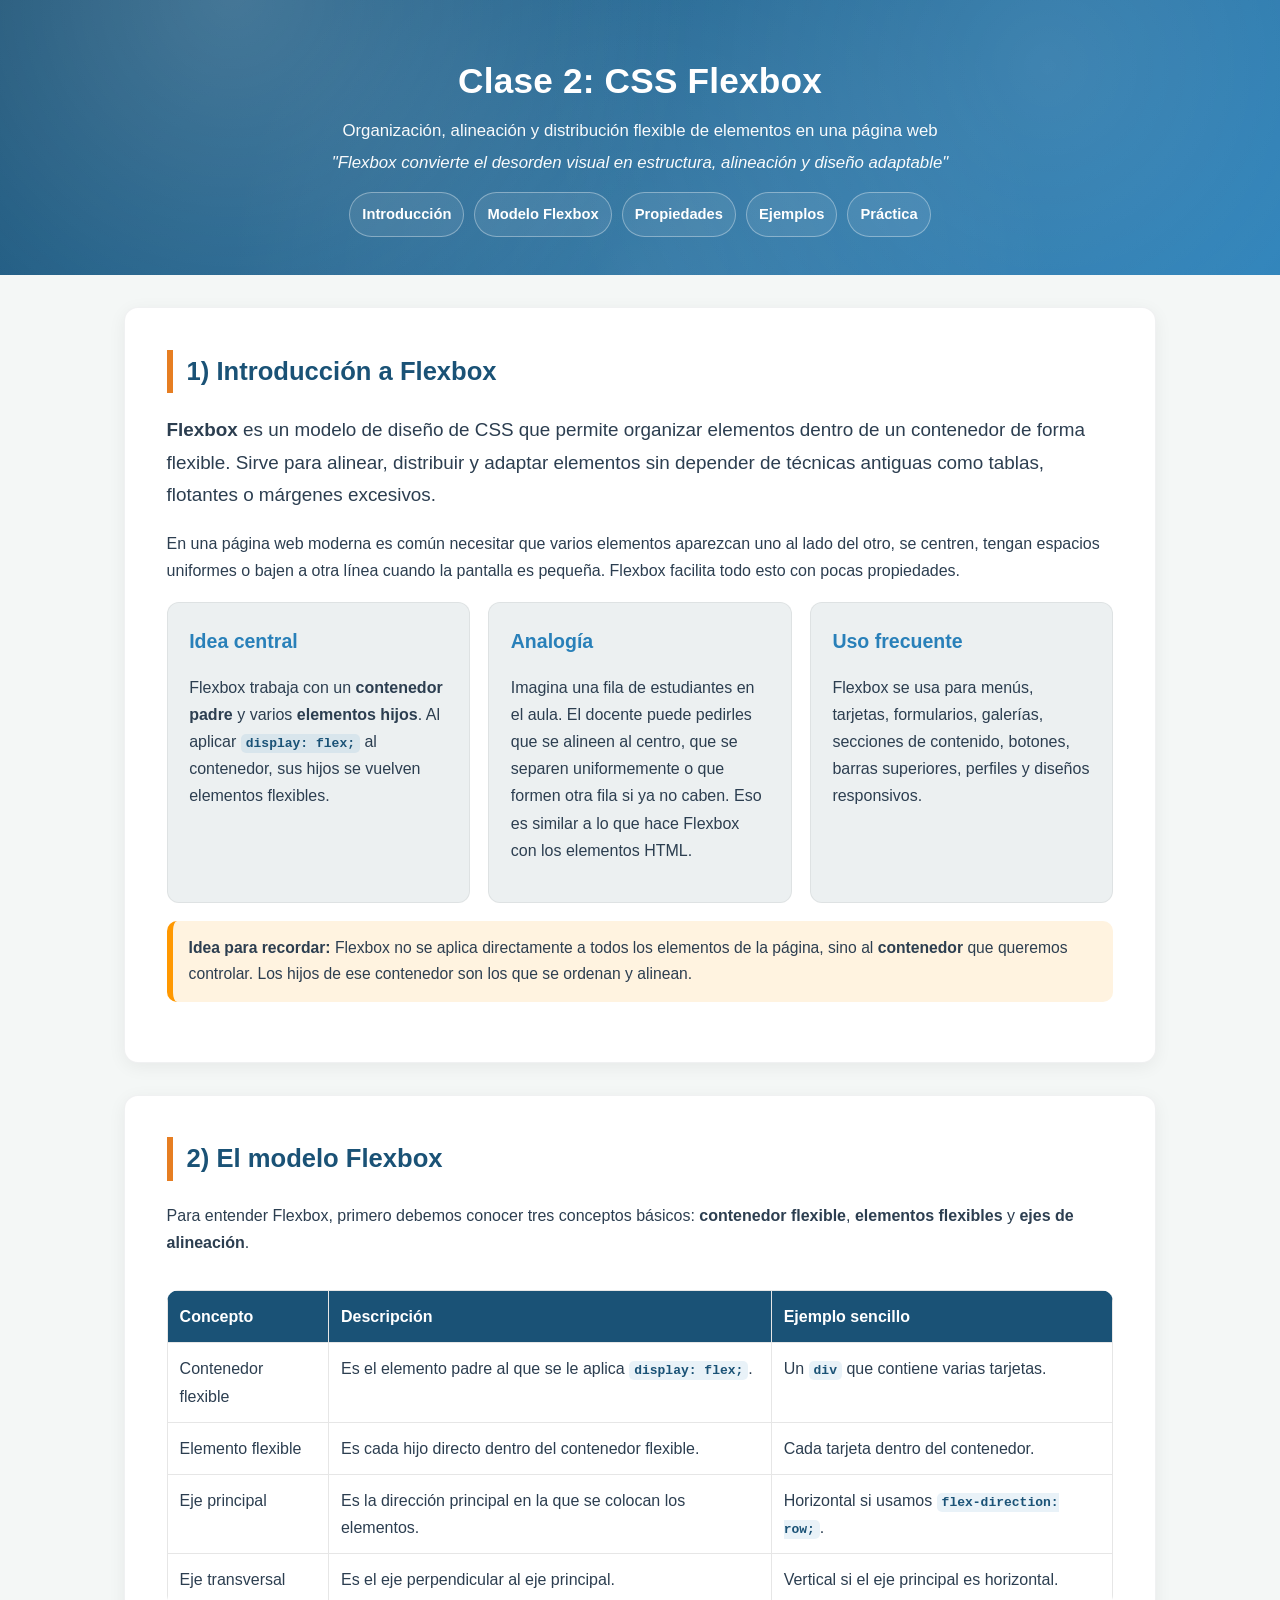
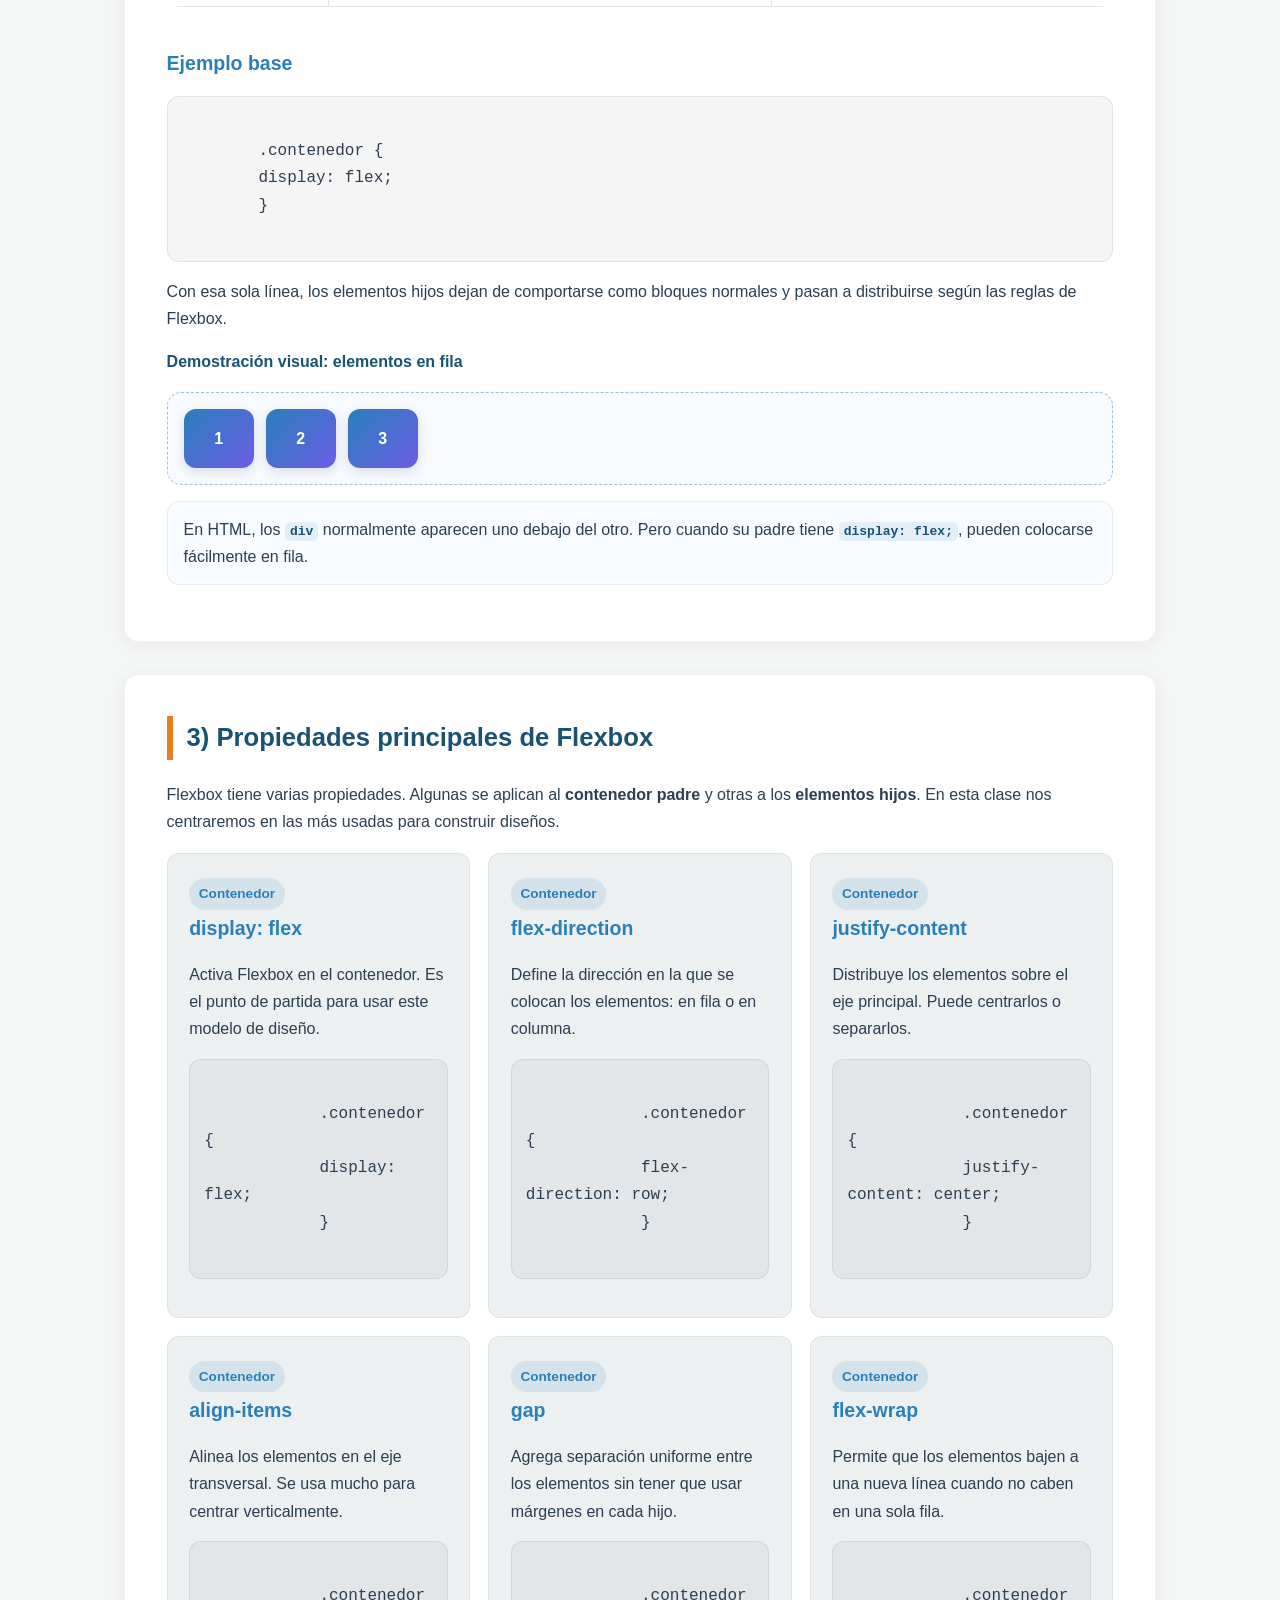
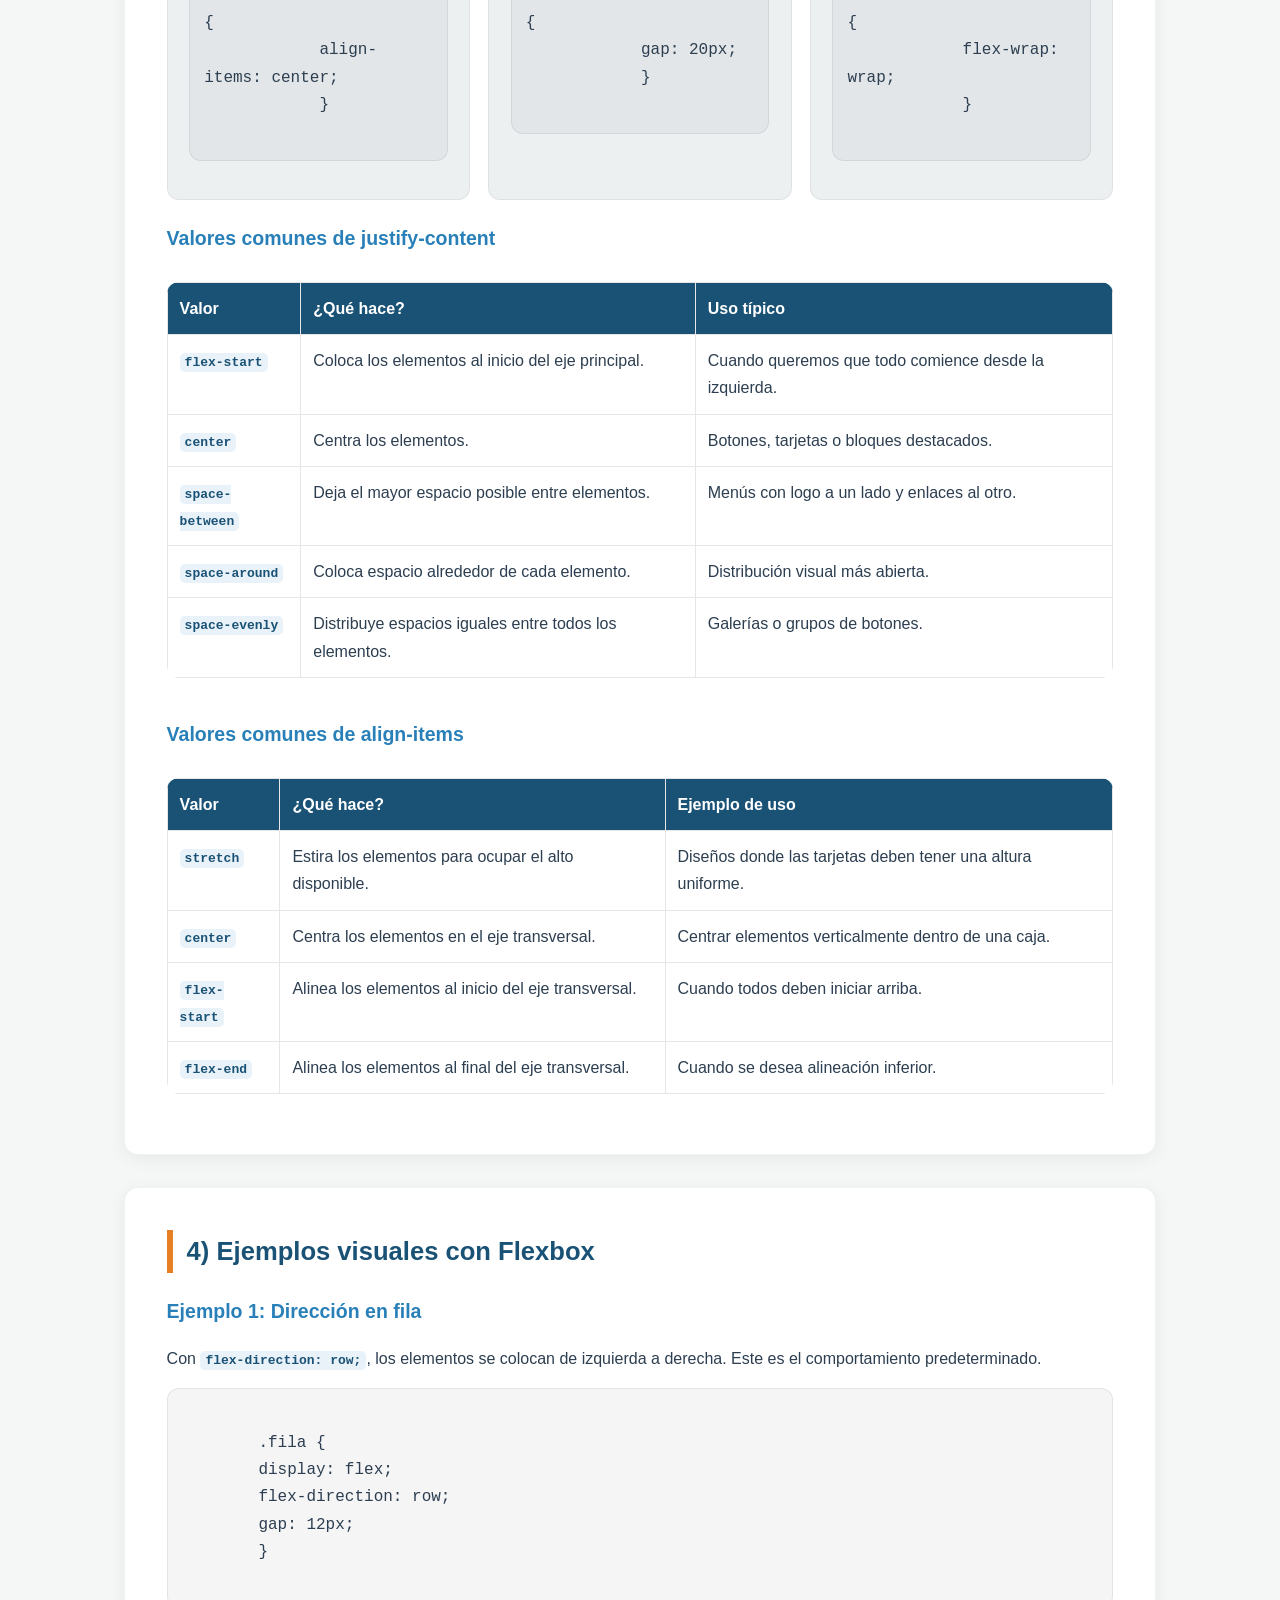
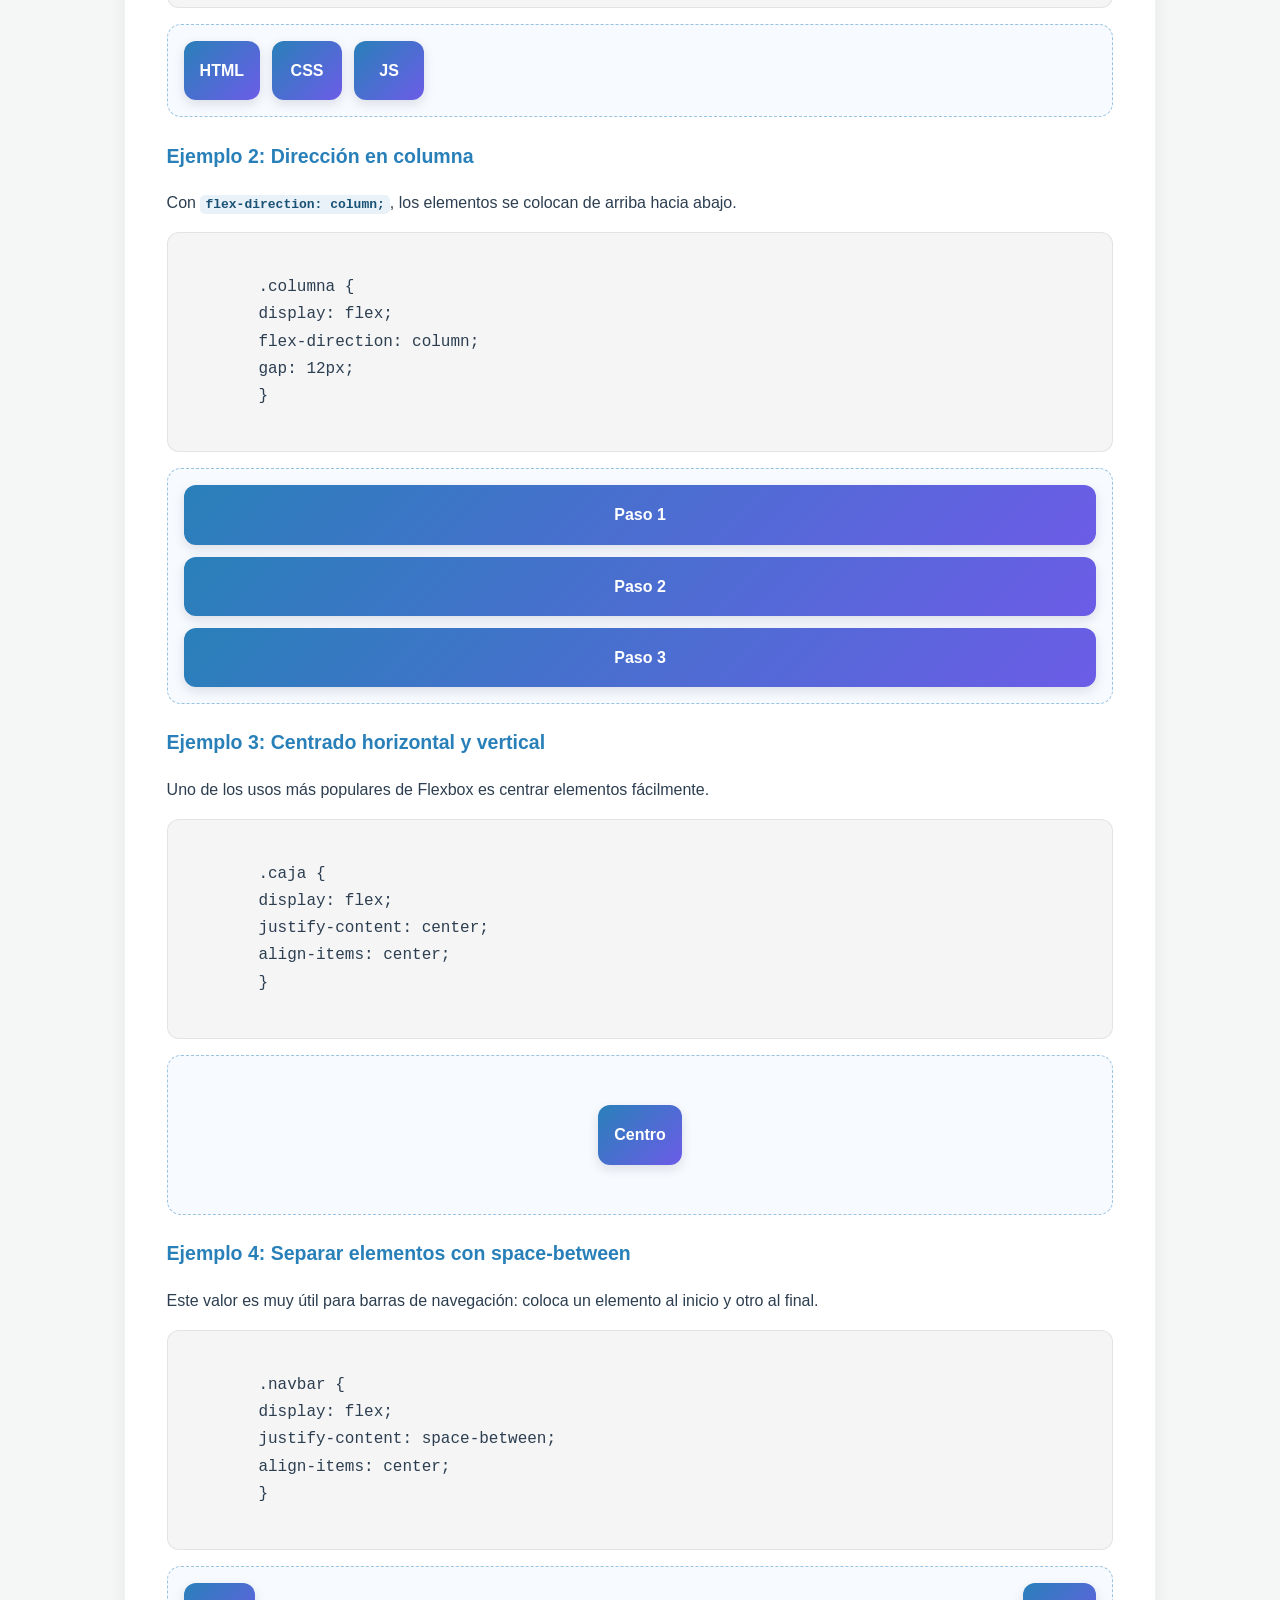
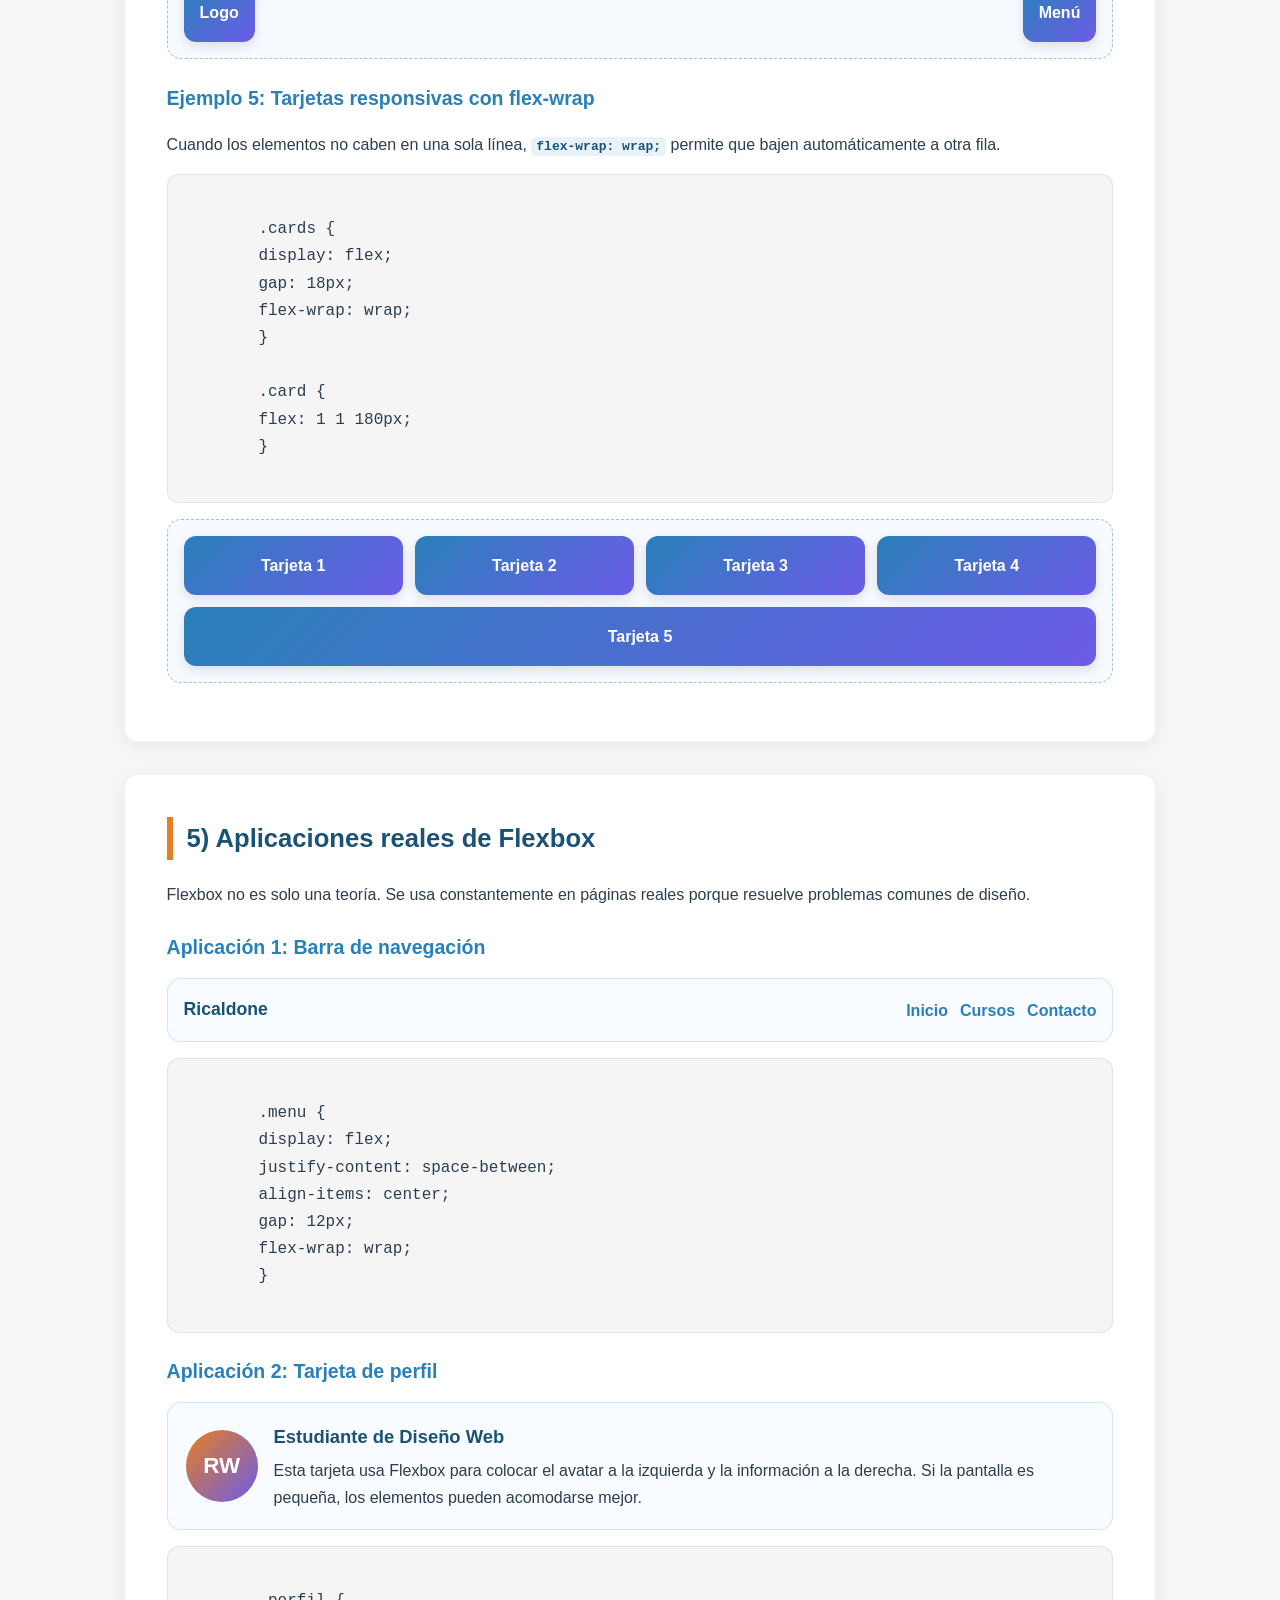
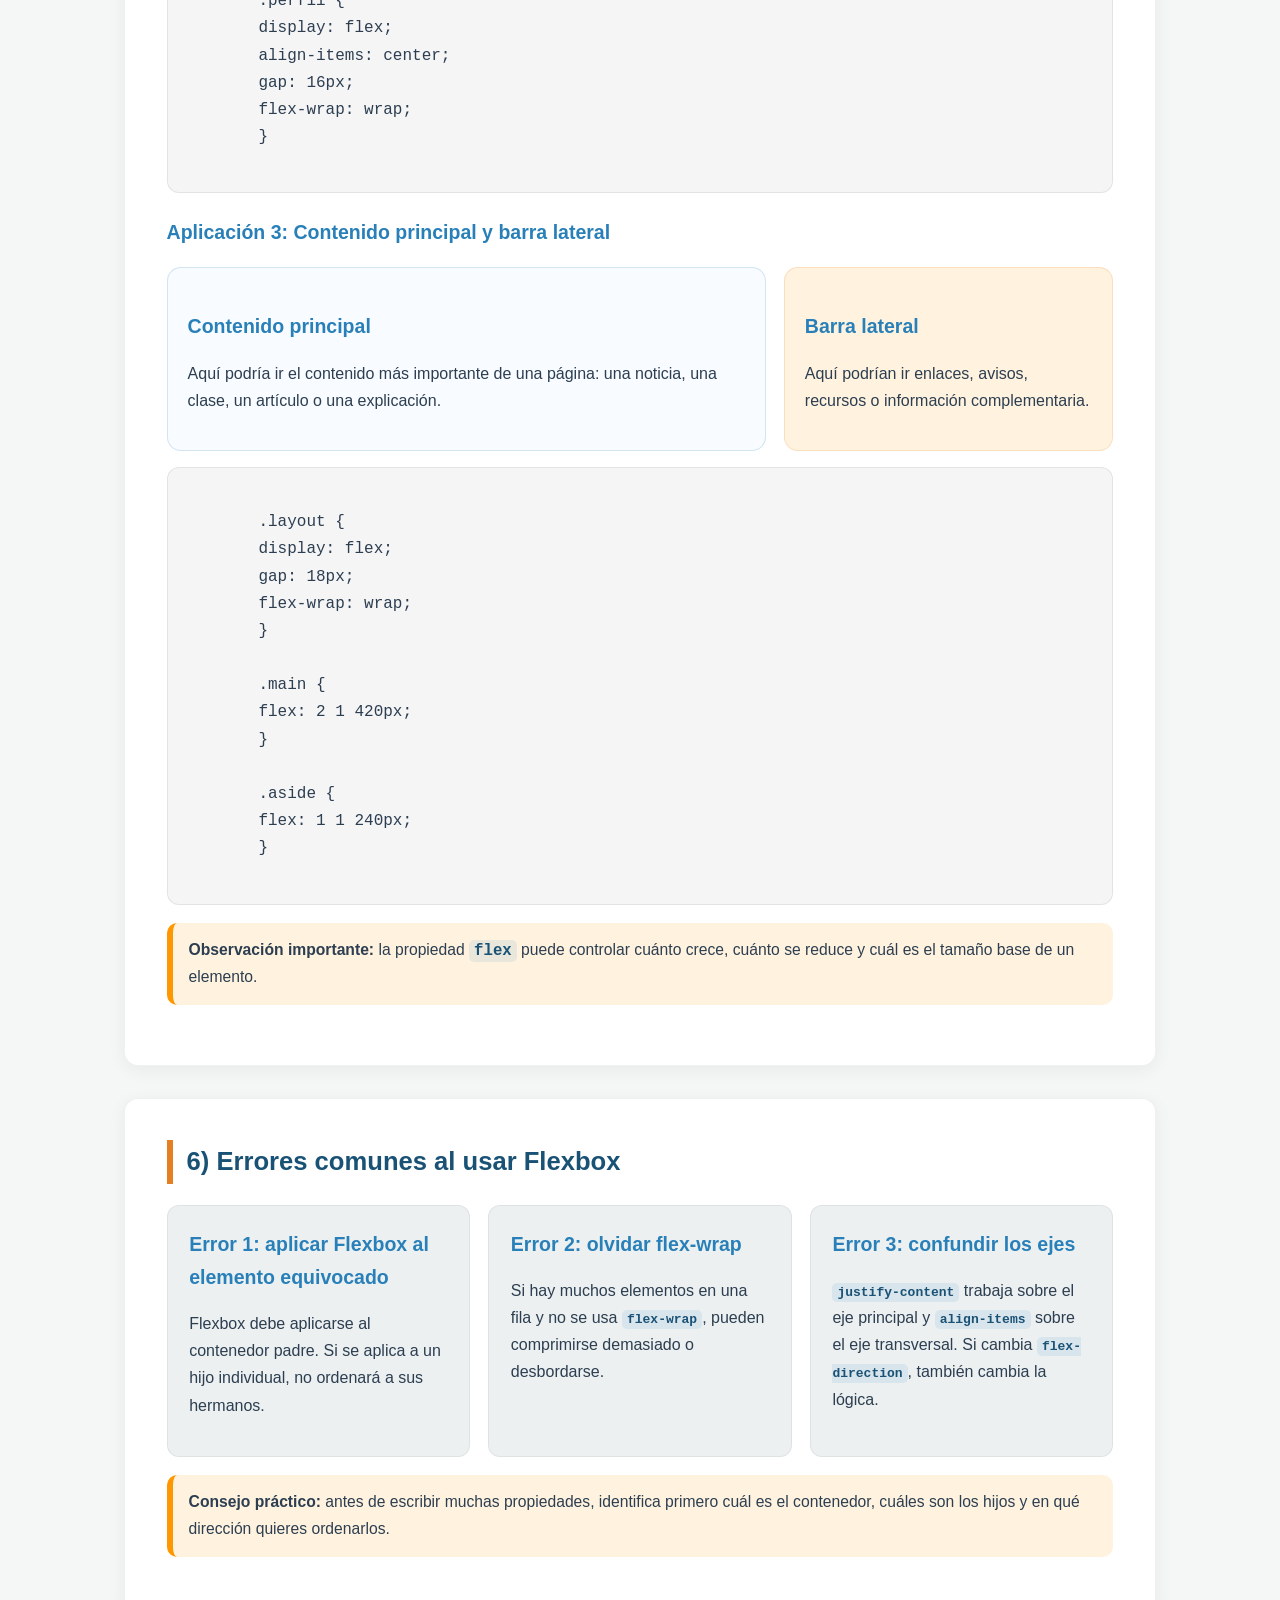
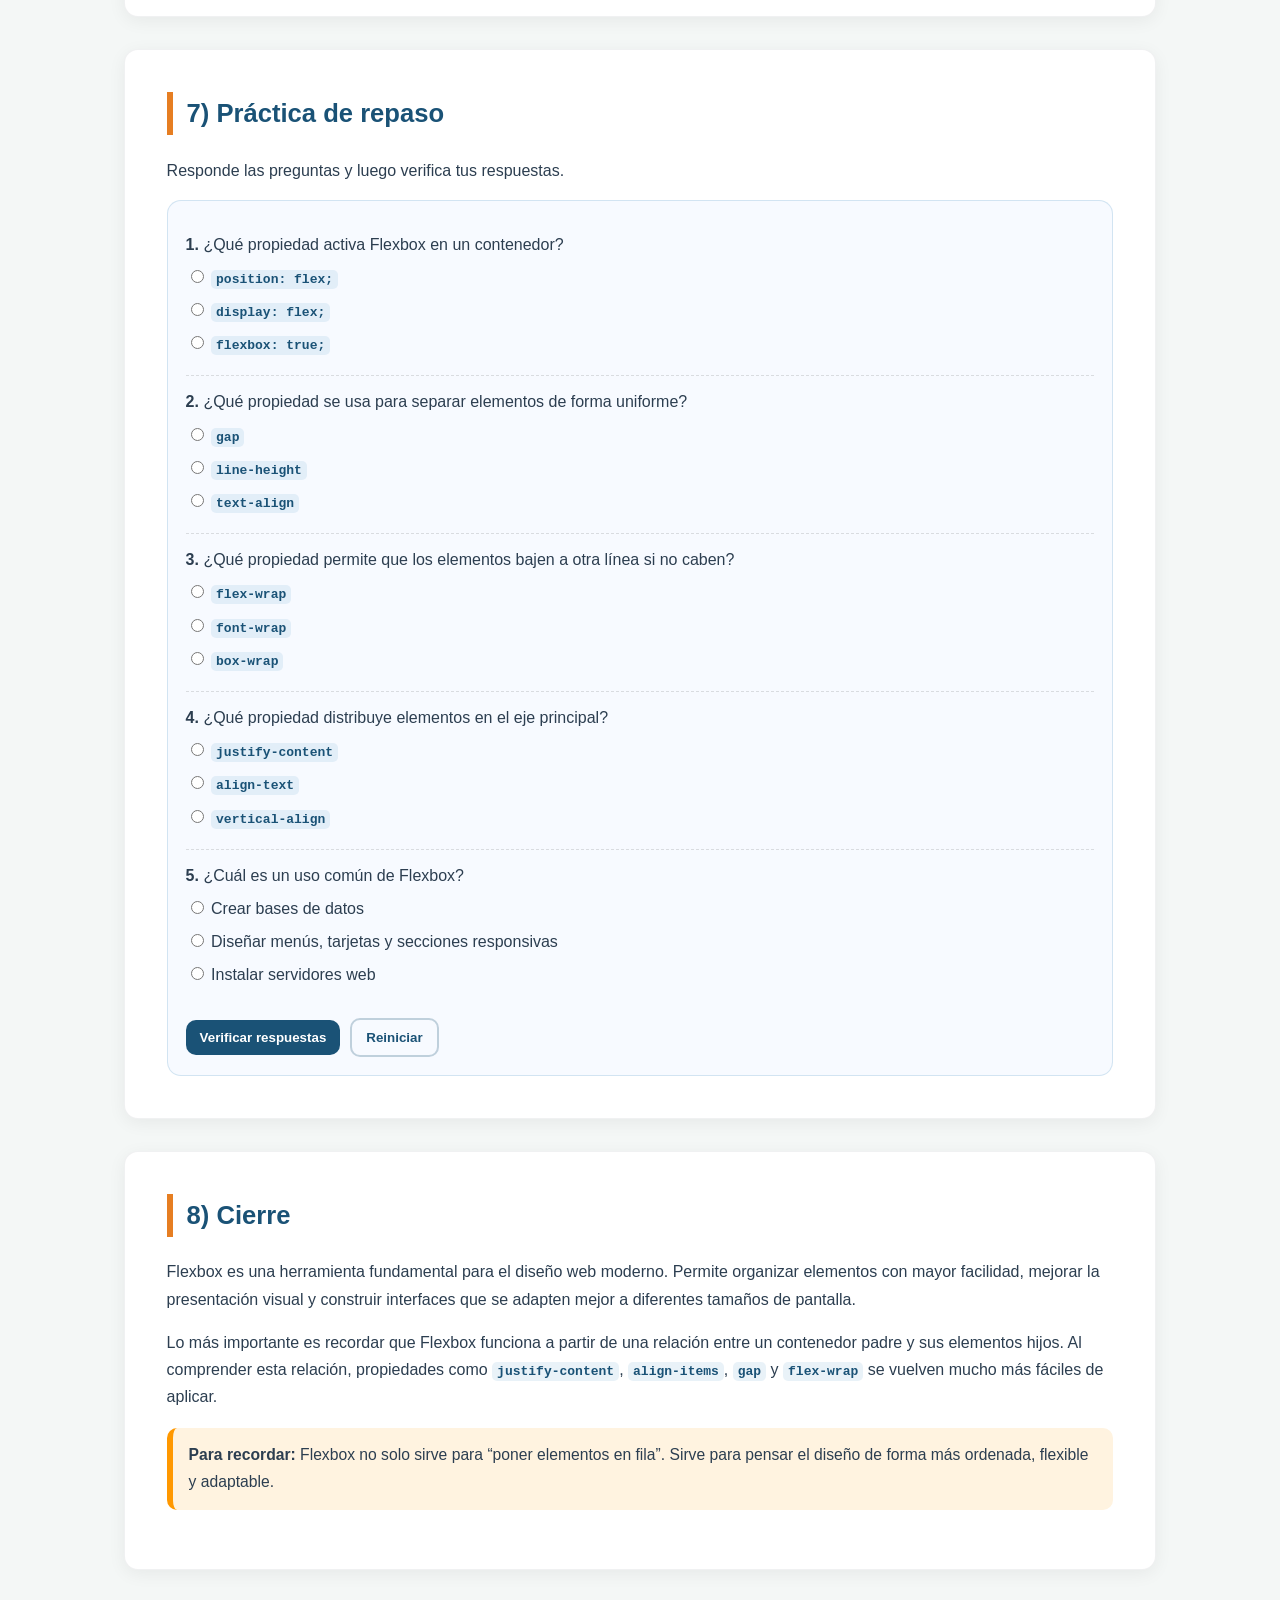
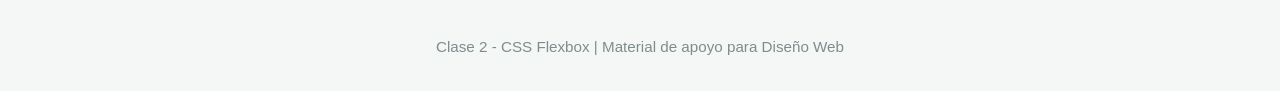
<file: clase2.html>
﻿<!DOCTYPE html>
<html lang="es">

<head>
  <meta charset="UTF-8" />
  <meta name="viewport" content="width=device-width, initial-scale=1.0" />
  <title>Diseño Web - Clase 2 - CSS Flexbox</title>

  <link rel="icon" href="img/internet.png" type="image/png">
    <link rel="stylesheet" href="css/styles.css">
    <link rel="stylesheet" href="css/clase.css">
</head>

<body class="class-page">

  <header>
    <h1>Clase 2: CSS Flexbox</h1>
    <p class="subtitle">Organización, alineación y distribución flexible de elementos en una página web</p>
    <p class="subtitle"><em>"Flexbox convierte el desorden visual en estructura, alineación y diseño adaptable"</em></p>

    <div class="anchorbar">
      <a href="#introduccion">Introducción</a>
      <a href="#modelo">Modelo Flexbox</a>
      <a href="#propiedades">Propiedades</a>
      <a href="#ejemplos">Ejemplos</a>
      <a href="#practica">Práctica</a>
    </div>
  </header>

  <div class="container">

    <section id="introduccion">
      <h2>1) Introducción a Flexbox</h2>

      <p class="big">
        <strong>Flexbox</strong> es un modelo de diseño de CSS que permite organizar elementos
        dentro de un contenedor de forma flexible. Sirve para alinear, distribuir y adaptar elementos
        sin depender de técnicas antiguas como tablas, flotantes o márgenes excesivos.
      </p>

      <p>
        En una página web moderna es común necesitar que varios elementos aparezcan uno al lado del otro,
        se centren, tengan espacios uniformes o bajen a otra línea cuando la pantalla es pequeña.
        Flexbox facilita todo esto con pocas propiedades.
      </p>

      <div class="concept-grid">
        <div class="card">
          <div class="hoverline"></div>
          <h3>Idea central</h3>
          <p>
            Flexbox trabaja con un <strong>contenedor padre</strong> y varios
            <strong>elementos hijos</strong>. Al aplicar <code>display: flex;</code>
            al contenedor, sus hijos se vuelven elementos flexibles.
          </p>
        </div>

        <div class="card">
          <div class="hoverline"></div>
          <h3>Analogía</h3>
          <p>
            Imagina una fila de estudiantes en el aula. El docente puede pedirles que se alineen al centro,
            que se separen uniformemente o que formen otra fila si ya no caben. Eso es similar a lo que hace
            Flexbox con los elementos HTML.
          </p>
        </div>

        <div class="card">
          <div class="hoverline"></div>
          <h3>Uso frecuente</h3>
          <p>
            Flexbox se usa para menús, tarjetas, formularios, galerías, secciones de contenido,
            botones, barras superiores, perfiles y diseños responsivos.
          </p>
        </div>
      </div>

      <div class="extra-info">
        <strong>Idea para recordar:</strong> Flexbox no se aplica directamente a todos los elementos de la página,
        sino al <strong>contenedor</strong> que queremos controlar. Los hijos de ese contenedor son los que se
        ordenan y alinean.
      </div>
    </section>

    <section id="modelo">
      <h2>2) El modelo Flexbox</h2>

      <p>
        Para entender Flexbox, primero debemos conocer tres conceptos básicos:
        <strong>contenedor flexible</strong>, <strong>elementos flexibles</strong> y <strong>ejes de
          alineación</strong>.
      </p>

      <div class="table-wrap">
        <table>
          <thead>
            <tr>
              <th>Concepto</th>
              <th>Descripción</th>
              <th>Ejemplo sencillo</th>
            </tr>
          </thead>
          <tbody>
            <tr>
              <td>Contenedor flexible</td>
              <td>Es el elemento padre al que se le aplica <code>display: flex;</code>.</td>
              <td>Un <code>div</code> que contiene varias tarjetas.</td>
            </tr>
            <tr>
              <td>Elemento flexible</td>
              <td>Es cada hijo directo dentro del contenedor flexible.</td>
              <td>Cada tarjeta dentro del contenedor.</td>
            </tr>
            <tr>
              <td>Eje principal</td>
              <td>Es la dirección principal en la que se colocan los elementos.</td>
              <td>Horizontal si usamos <code>flex-direction: row;</code>.</td>
            </tr>
            <tr>
              <td>Eje transversal</td>
              <td>Es el eje perpendicular al eje principal.</td>
              <td>Vertical si el eje principal es horizontal.</td>
            </tr>
          </tbody>
        </table>
      </div>

      <h3>Ejemplo base</h3>

      <div class="mono-block">
        .contenedor {
        display: flex;
        }
      </div>

      <p>
        Con esa sola línea, los elementos hijos dejan de comportarse como bloques normales y pasan a distribuirse
        según las reglas de Flexbox.
      </p>

      <div class="demo-title">Demostración visual: elementos en fila</div>

      <div class="flex-demo demo-row">
        <div class="demo-box">1</div>
        <div class="demo-box">2</div>
        <div class="demo-box">3</div>
      </div>

      <div class="callout">
        En HTML, los <code>div</code> normalmente aparecen uno debajo del otro. Pero cuando su padre tiene
        <code>display: flex;</code>, pueden colocarse fácilmente en fila.
      </div>
    </section>

    <section id="propiedades">
      <h2>3) Propiedades principales de Flexbox</h2>

      <p>
        Flexbox tiene varias propiedades. Algunas se aplican al <strong>contenedor padre</strong> y otras a los
        <strong>elementos hijos</strong>. En esta clase nos centraremos en las más usadas para construir diseños.
      </p>

      <div class="concept-grid">
        <div class="card">
          <div class="hoverline"></div>
          <span class="pill">Contenedor</span>
          <h3>display: flex</h3>
          <p>
            Activa Flexbox en el contenedor. Es el punto de partida para usar este modelo de diseño.
          </p>
          <div class="mono-block">
            .contenedor {
            display: flex;
            }
          </div>
        </div>

        <div class="card">
          <div class="hoverline"></div>
          <span class="pill">Contenedor</span>
          <h3>flex-direction</h3>
          <p>
            Define la dirección en la que se colocan los elementos: en fila o en columna.
          </p>
          <div class="mono-block">
            .contenedor {
            flex-direction: row;
            }
          </div>
        </div>

        <div class="card">
          <div class="hoverline"></div>
          <span class="pill">Contenedor</span>
          <h3>justify-content</h3>
          <p>
            Distribuye los elementos sobre el eje principal. Puede centrarlos o separarlos.
          </p>
          <div class="mono-block">
            .contenedor {
            justify-content: center;
            }
          </div>
        </div>

        <div class="card">
          <div class="hoverline"></div>
          <span class="pill">Contenedor</span>
          <h3>align-items</h3>
          <p>
            Alinea los elementos en el eje transversal. Se usa mucho para centrar verticalmente.
          </p>
          <div class="mono-block">
            .contenedor {
            align-items: center;
            }
          </div>
        </div>

        <div class="card">
          <div class="hoverline"></div>
          <span class="pill">Contenedor</span>
          <h3>gap</h3>
          <p>
            Agrega separación uniforme entre los elementos sin tener que usar márgenes en cada hijo.
          </p>
          <div class="mono-block">
            .contenedor {
            gap: 20px;
            }
          </div>
        </div>

        <div class="card">
          <div class="hoverline"></div>
          <span class="pill">Contenedor</span>
          <h3>flex-wrap</h3>
          <p>
            Permite que los elementos bajen a una nueva línea cuando no caben en una sola fila.
          </p>
          <div class="mono-block">
            .contenedor {
            flex-wrap: wrap;
            }
          </div>
        </div>
      </div>

      <h3>Valores comunes de justify-content</h3>

      <div class="table-wrap">
        <table>
          <thead>
            <tr>
              <th>Valor</th>
              <th>¿Qué hace?</th>
              <th>Uso típico</th>
            </tr>
          </thead>
          <tbody>
            <tr>
              <td><code>flex-start</code></td>
              <td>Coloca los elementos al inicio del eje principal.</td>
              <td>Cuando queremos que todo comience desde la izquierda.</td>
            </tr>
            <tr>
              <td><code>center</code></td>
              <td>Centra los elementos.</td>
              <td>Botones, tarjetas o bloques destacados.</td>
            </tr>
            <tr>
              <td><code>space-between</code></td>
              <td>Deja el mayor espacio posible entre elementos.</td>
              <td>Menús con logo a un lado y enlaces al otro.</td>
            </tr>
            <tr>
              <td><code>space-around</code></td>
              <td>Coloca espacio alrededor de cada elemento.</td>
              <td>Distribución visual más abierta.</td>
            </tr>
            <tr>
              <td><code>space-evenly</code></td>
              <td>Distribuye espacios iguales entre todos los elementos.</td>
              <td>Galerías o grupos de botones.</td>
            </tr>
          </tbody>
        </table>
      </div>

      <h3>Valores comunes de align-items</h3>

      <div class="table-wrap">
        <table>
          <thead>
            <tr>
              <th>Valor</th>
              <th>¿Qué hace?</th>
              <th>Ejemplo de uso</th>
            </tr>
          </thead>
          <tbody>
            <tr>
              <td><code>stretch</code></td>
              <td>Estira los elementos para ocupar el alto disponible.</td>
              <td>Diseños donde las tarjetas deben tener una altura uniforme.</td>
            </tr>
            <tr>
              <td><code>center</code></td>
              <td>Centra los elementos en el eje transversal.</td>
              <td>Centrar elementos verticalmente dentro de una caja.</td>
            </tr>
            <tr>
              <td><code>flex-start</code></td>
              <td>Alinea los elementos al inicio del eje transversal.</td>
              <td>Cuando todos deben iniciar arriba.</td>
            </tr>
            <tr>
              <td><code>flex-end</code></td>
              <td>Alinea los elementos al final del eje transversal.</td>
              <td>Cuando se desea alineación inferior.</td>
            </tr>
          </tbody>
        </table>
      </div>
    </section>

    <section id="ejemplos">
      <h2>4) Ejemplos visuales con Flexbox</h2>

      <h3>Ejemplo 1: Dirección en fila</h3>
      <p>
        Con <code>flex-direction: row;</code>, los elementos se colocan de izquierda a derecha.
        Este es el comportamiento predeterminado.
      </p>

      <div class="mono-block">
        .fila {
        display: flex;
        flex-direction: row;
        gap: 12px;
        }
      </div>

      <div class="flex-demo demo-row">
        <div class="demo-box">HTML</div>
        <div class="demo-box">CSS</div>
        <div class="demo-box">JS</div>
      </div>

      <h3>Ejemplo 2: Dirección en columna</h3>
      <p>
        Con <code>flex-direction: column;</code>, los elementos se colocan de arriba hacia abajo.
      </p>

      <div class="mono-block">
        .columna {
        display: flex;
        flex-direction: column;
        gap: 12px;
        }
      </div>

      <div class="flex-demo demo-column">
        <div class="demo-box">Paso 1</div>
        <div class="demo-box">Paso 2</div>
        <div class="demo-box">Paso 3</div>
      </div>

      <h3>Ejemplo 3: Centrado horizontal y vertical</h3>
      <p>
        Uno de los usos más populares de Flexbox es centrar elementos fácilmente.
      </p>

      <div class="mono-block">
        .caja {
        display: flex;
        justify-content: center;
        align-items: center;
        }
      </div>

      <div class="flex-demo demo-center">
        <div class="demo-box">Centro</div>
      </div>

      <h3>Ejemplo 4: Separar elementos con space-between</h3>
      <p>
        Este valor es muy útil para barras de navegación: coloca un elemento al inicio y otro al final.
      </p>

      <div class="mono-block">
        .navbar {
        display: flex;
        justify-content: space-between;
        align-items: center;
        }
      </div>

      <div class="flex-demo demo-between">
        <div class="demo-box">Logo</div>
        <div class="demo-box">Menú</div>
      </div>

      <h3>Ejemplo 5: Tarjetas responsivas con flex-wrap</h3>
      <p>
        Cuando los elementos no caben en una sola línea, <code>flex-wrap: wrap;</code> permite que bajen
        automáticamente a otra fila.
      </p>

      <div class="mono-block">
        .cards {
        display: flex;
        gap: 18px;
        flex-wrap: wrap;
        }

        .card {
        flex: 1 1 180px;
        }
      </div>

      <div class="flex-demo demo-wrap">
        <div class="demo-box">Tarjeta 1</div>
        <div class="demo-box">Tarjeta 2</div>
        <div class="demo-box">Tarjeta 3</div>
        <div class="demo-box">Tarjeta 4</div>
        <div class="demo-box">Tarjeta 5</div>
      </div>
    </section>

    <section id="aplicaciones">
      <h2>5) Aplicaciones reales de Flexbox</h2>

      <p>
        Flexbox no es solo una teoría. Se usa constantemente en páginas reales porque resuelve problemas
        comunes de diseño.
      </p>

      <h3>Aplicación 1: Barra de navegación</h3>

      <div class="mini-navbar">
        <strong>Ricaldone</strong>

        <div class="mini-links">
          <a href="#">Inicio</a>
          <a href="#">Cursos</a>
          <a href="#">Contacto</a>
        </div>
      </div>

      <div class="mono-block">
        .menu {
        display: flex;
        justify-content: space-between;
        align-items: center;
        gap: 12px;
        flex-wrap: wrap;
        }
      </div>

      <h3>Aplicación 2: Tarjeta de perfil</h3>

      <div class="profile-card">
        <div class="avatar">RW</div>

        <div class="profile-info">
          <h4>Estudiante de Diseño Web</h4>
          <p>
            Esta tarjeta usa Flexbox para colocar el avatar a la izquierda y la información a la derecha.
            Si la pantalla es pequeña, los elementos pueden acomodarse mejor.
          </p>
        </div>
      </div>

      <div class="mono-block">
        .perfil {
        display: flex;
        align-items: center;
        gap: 16px;
        flex-wrap: wrap;
        }
      </div>

      <h3>Aplicación 3: Contenido principal y barra lateral</h3>

      <div class="layout-example">
        <div class="layout-main">
          <h3>Contenido principal</h3>
          <p>
            Aquí podría ir el contenido más importante de una página: una noticia, una clase,
            un artículo o una explicación.
          </p>
        </div>

        <div class="layout-aside">
          <h3>Barra lateral</h3>
          <p>
            Aquí podrían ir enlaces, avisos, recursos o información complementaria.
          </p>
        </div>
      </div>

      <div class="mono-block">
        .layout {
        display: flex;
        gap: 18px;
        flex-wrap: wrap;
        }

        .main {
        flex: 2 1 420px;
        }

        .aside {
        flex: 1 1 240px;
        }
      </div>

      <div class="extra-info">
        <strong>Observación importante:</strong> la propiedad <code>flex</code> puede controlar cuánto crece,
        cuánto se reduce y cuál es el tamaño base de un elemento.
      </div>
    </section>

    <section id="errores">
      <h2>6) Errores comunes al usar Flexbox</h2>

      <div class="concept-grid">
        <div class="card">
          <div class="hoverline"></div>
          <h3>Error 1: aplicar Flexbox al elemento equivocado</h3>
          <p>
            Flexbox debe aplicarse al contenedor padre. Si se aplica a un hijo individual, no ordenará
            a sus hermanos.
          </p>
        </div>

        <div class="card">
          <div class="hoverline"></div>
          <h3>Error 2: olvidar flex-wrap</h3>
          <p>
            Si hay muchos elementos en una fila y no se usa <code>flex-wrap</code>, pueden comprimirse
            demasiado o desbordarse.
          </p>
        </div>

        <div class="card">
          <div class="hoverline"></div>
          <h3>Error 3: confundir los ejes</h3>
          <p>
            <code>justify-content</code> trabaja sobre el eje principal y <code>align-items</code>
            sobre el eje transversal. Si cambia <code>flex-direction</code>, también cambia la lógica.
          </p>
        </div>
      </div>

      <div class="extra-info">
        <strong>Consejo práctico:</strong> antes de escribir muchas propiedades, identifica primero cuál es el
        contenedor, cuáles son los hijos y en qué dirección quieres ordenarlos.
      </div>
    </section>

    <section id="practica">
      <h2>7) Práctica de repaso</h2>

      <p>
        Responde las preguntas y luego verifica tus respuestas.
      </p>

      <div class="quiz" id="quiz">
        <div class="q">
          <strong>1.</strong> ¿Qué propiedad activa Flexbox en un contenedor?
          <label><input type="radio" name="q1" value="a"> <code>position: flex;</code></label>
          <label><input type="radio" name="q1" value="b"> <code>display: flex;</code></label>
          <label><input type="radio" name="q1" value="c"> <code>flexbox: true;</code></label>
        </div>

        <div class="q">
          <strong>2.</strong> ¿Qué propiedad se usa para separar elementos de forma uniforme?
          <label><input type="radio" name="q2" value="a"> <code>gap</code></label>
          <label><input type="radio" name="q2" value="b"> <code>line-height</code></label>
          <label><input type="radio" name="q2" value="c"> <code>text-align</code></label>
        </div>

        <div class="q">
          <strong>3.</strong> ¿Qué propiedad permite que los elementos bajen a otra línea si no caben?
          <label><input type="radio" name="q3" value="a"> <code>flex-wrap</code></label>
          <label><input type="radio" name="q3" value="b"> <code>font-wrap</code></label>
          <label><input type="radio" name="q3" value="c"> <code>box-wrap</code></label>
        </div>

        <div class="q">
          <strong>4.</strong> ¿Qué propiedad distribuye elementos en el eje principal?
          <label><input type="radio" name="q4" value="a"> <code>justify-content</code></label>
          <label><input type="radio" name="q4" value="b"> <code>align-text</code></label>
          <label><input type="radio" name="q4" value="c"> <code>vertical-align</code></label>
        </div>

        <div class="q">
          <strong>5.</strong> ¿Cuál es un uso común de Flexbox?
          <label><input type="radio" name="q5" value="a"> Crear bases de datos</label>
          <label><input type="radio" name="q5" value="b"> Diseñar menús, tarjetas y secciones responsivas</label>
          <label><input type="radio" name="q5" value="c"> Instalar servidores web</label>
        </div>

        <div class="btn-row">
          <button class="btn" onclick="calificarQuiz()">Verificar respuestas</button>
          <button class="btn ghost" onclick="reiniciarQuiz()">Reiniciar</button>
        </div>

        <div id="resultadoQuiz" class="result"></div>
      </div>
    </section>


    <section id="cierre">
      <h2>8) Cierre</h2>

      <p>
        Flexbox es una herramienta fundamental para el diseño web moderno. Permite organizar elementos con mayor
        facilidad, mejorar la presentación visual y construir interfaces que se adapten mejor a diferentes tamaños
        de pantalla.
      </p>

      <p>
        Lo más importante es recordar que Flexbox funciona a partir de una relación entre un contenedor padre y
        sus elementos hijos. Al comprender esta relación, propiedades como <code>justify-content</code>,
        <code>align-items</code>, <code>gap</code> y <code>flex-wrap</code> se vuelven mucho más fáciles de aplicar.
      </p>

      <div class="extra-info">
        <strong>Para recordar:</strong> Flexbox no solo sirve para “poner elementos en fila”.
        Sirve para pensar el diseño de forma más ordenada, flexible y adaptable.
      </div>
    </section>

  </div>

  <footer>
    Clase 2 - CSS Flexbox | Material de apoyo para Diseño Web
  </footer>

  <script>
    function calificarQuiz() {
      let puntos = 0;

      const respuestas = {
        q1: "b",
        q2: "a",
        q3: "a",
        q4: "a",
        q5: "b"
      };

      for (const pregunta in respuestas) {
        const seleccionada = document.querySelector(`input[name="${pregunta}"]:checked`);

        if (seleccionada && seleccionada.value === respuestas[pregunta]) {
          puntos++;
        }
      }

      const resultado = document.getElementById("resultadoQuiz");
      resultado.className = "result";

      if (puntos === 5) {
        resultado.classList.add("ok");
        resultado.textContent = `Excelente. Obtuviste ${puntos}/5. Comprendiste muy bien los fundamentos de Flexbox.`;
      } else if (puntos >= 3) {
        resultado.classList.add("warn");
        resultado.textContent = `Vas bien. Obtuviste ${puntos}/5. Conviene repasar algunas propiedades de Flexbox.`;
      } else {
        resultado.classList.add("bad");
        resultado.textContent = `Obtuviste ${puntos}/5. Te recomiendo volver a leer la clase y practicar los ejemplos.`;
      }
    }

    function reiniciarQuiz() {
      document.querySelectorAll('#quiz input[type="radio"]').forEach(input => input.checked = false);

      const resultado = document.getElementById("resultadoQuiz");
      resultado.className = "result";
      resultado.textContent = "";
    }
</script>

</body>

</html>
</file>
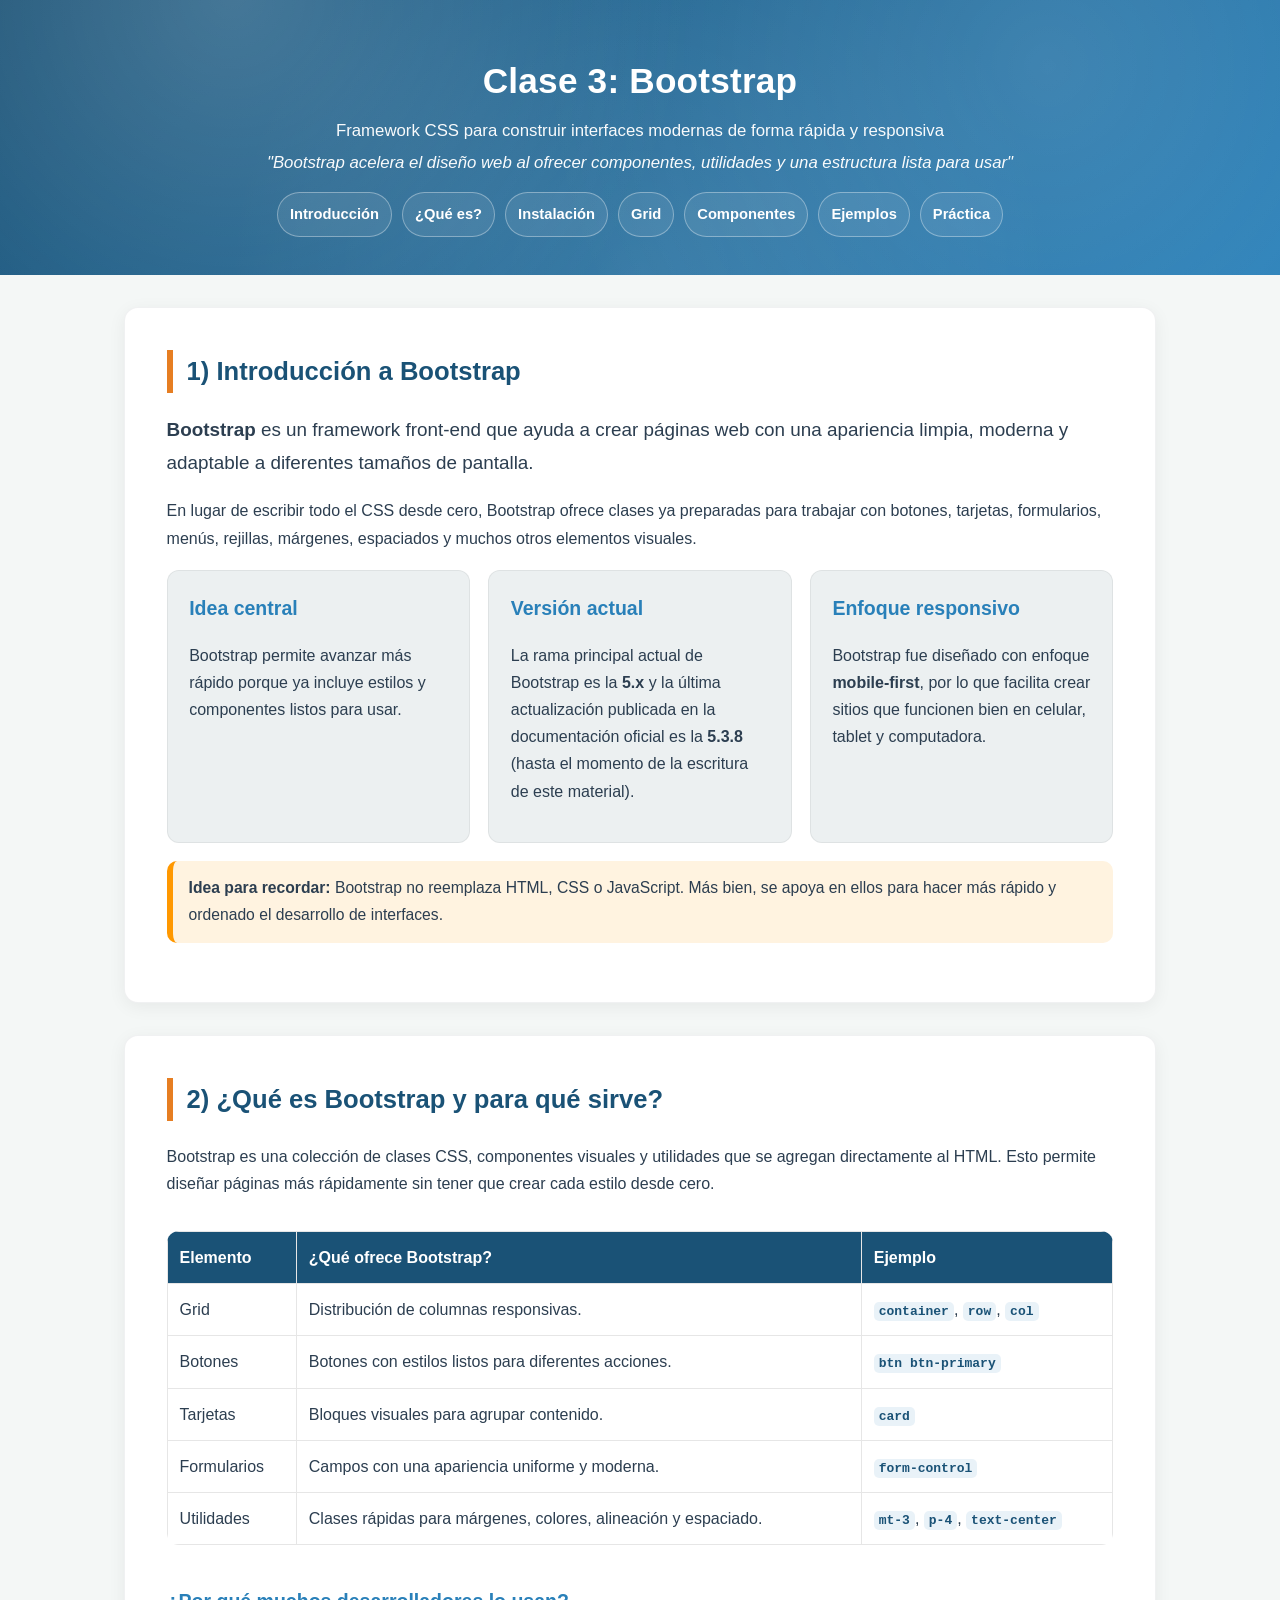
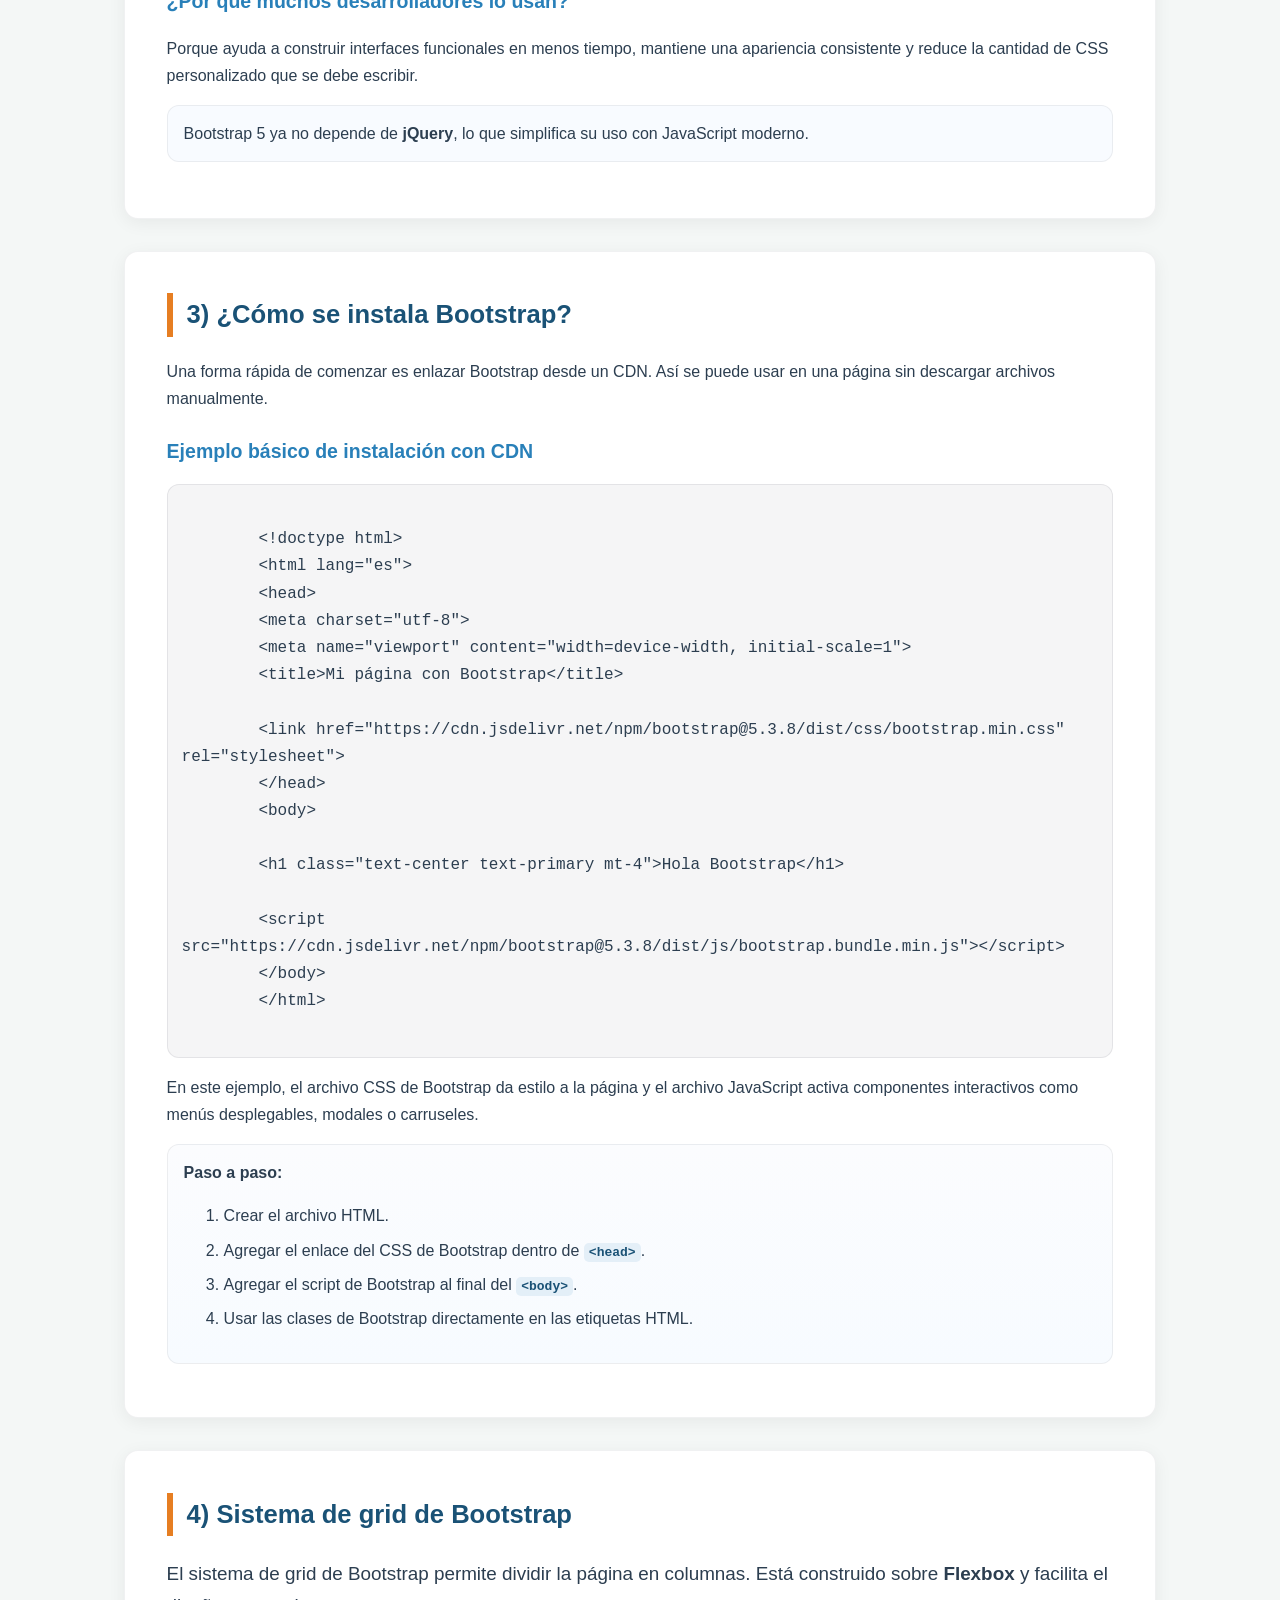
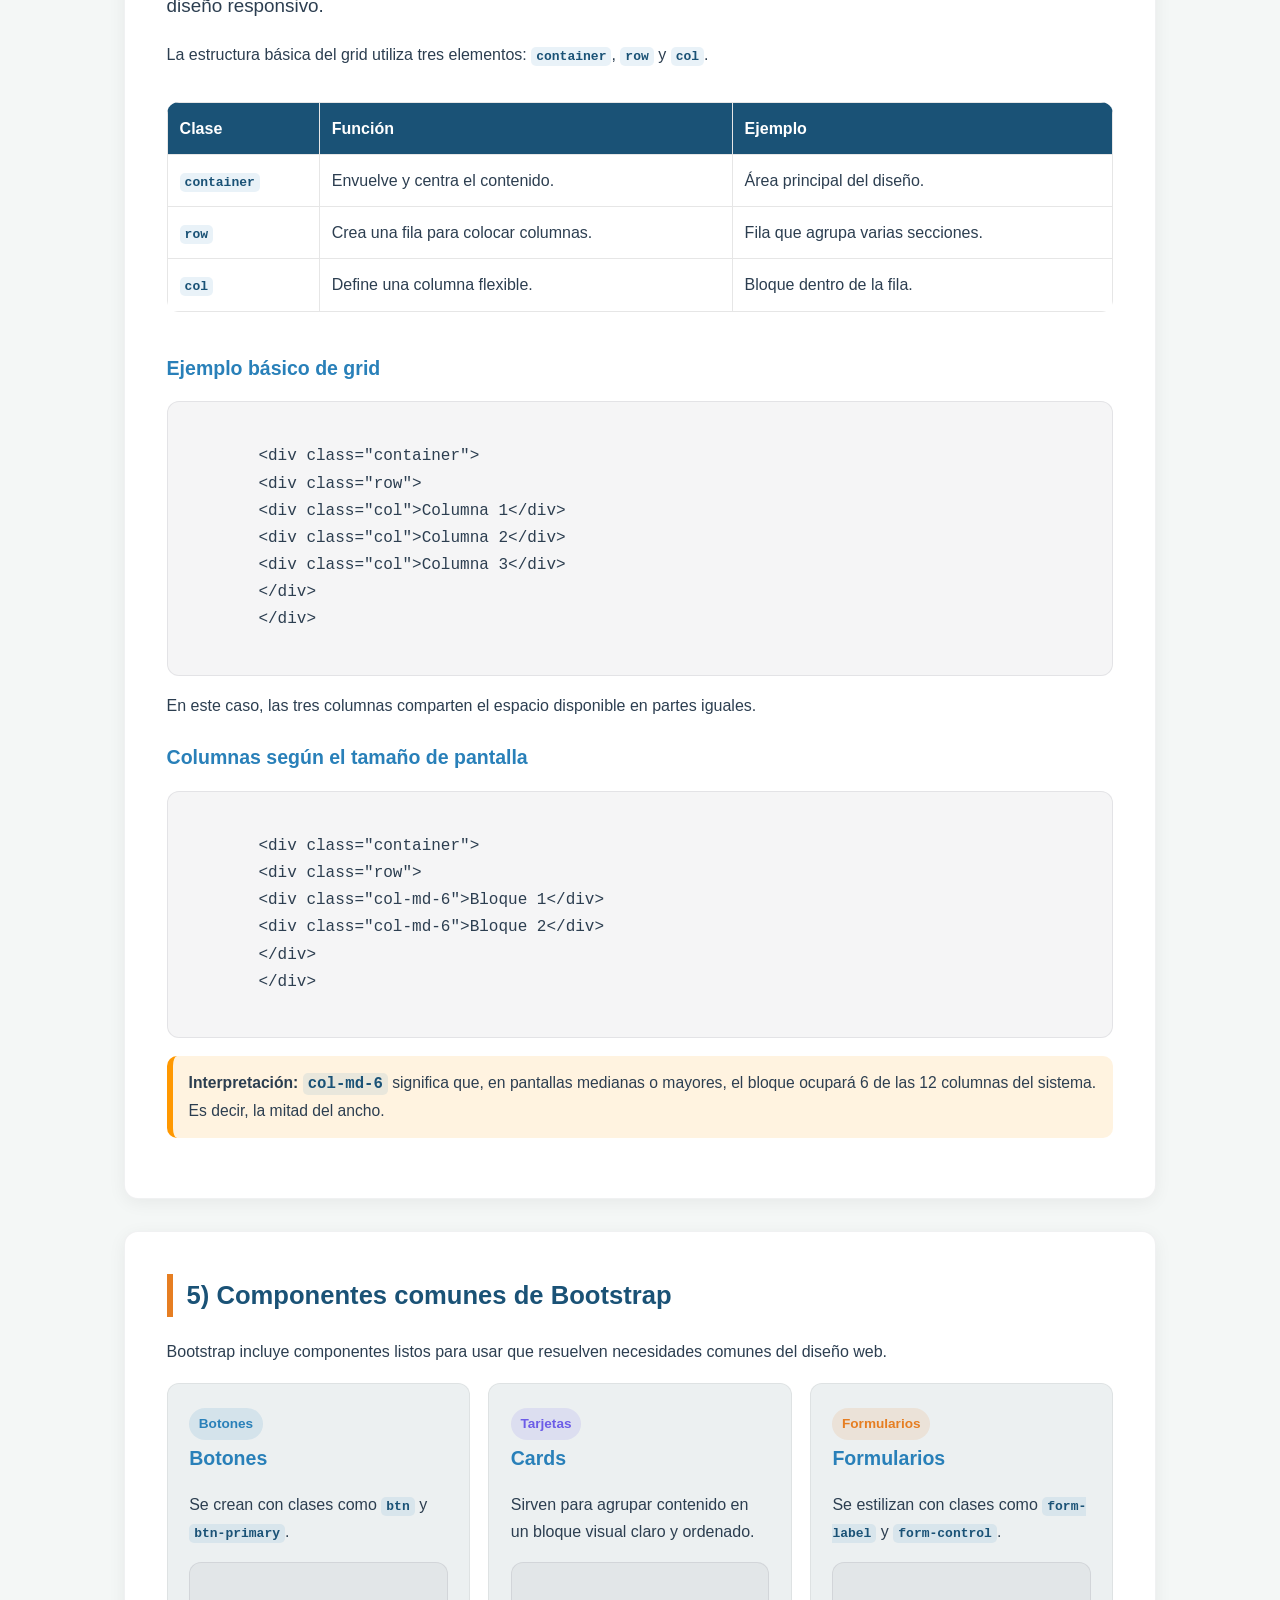
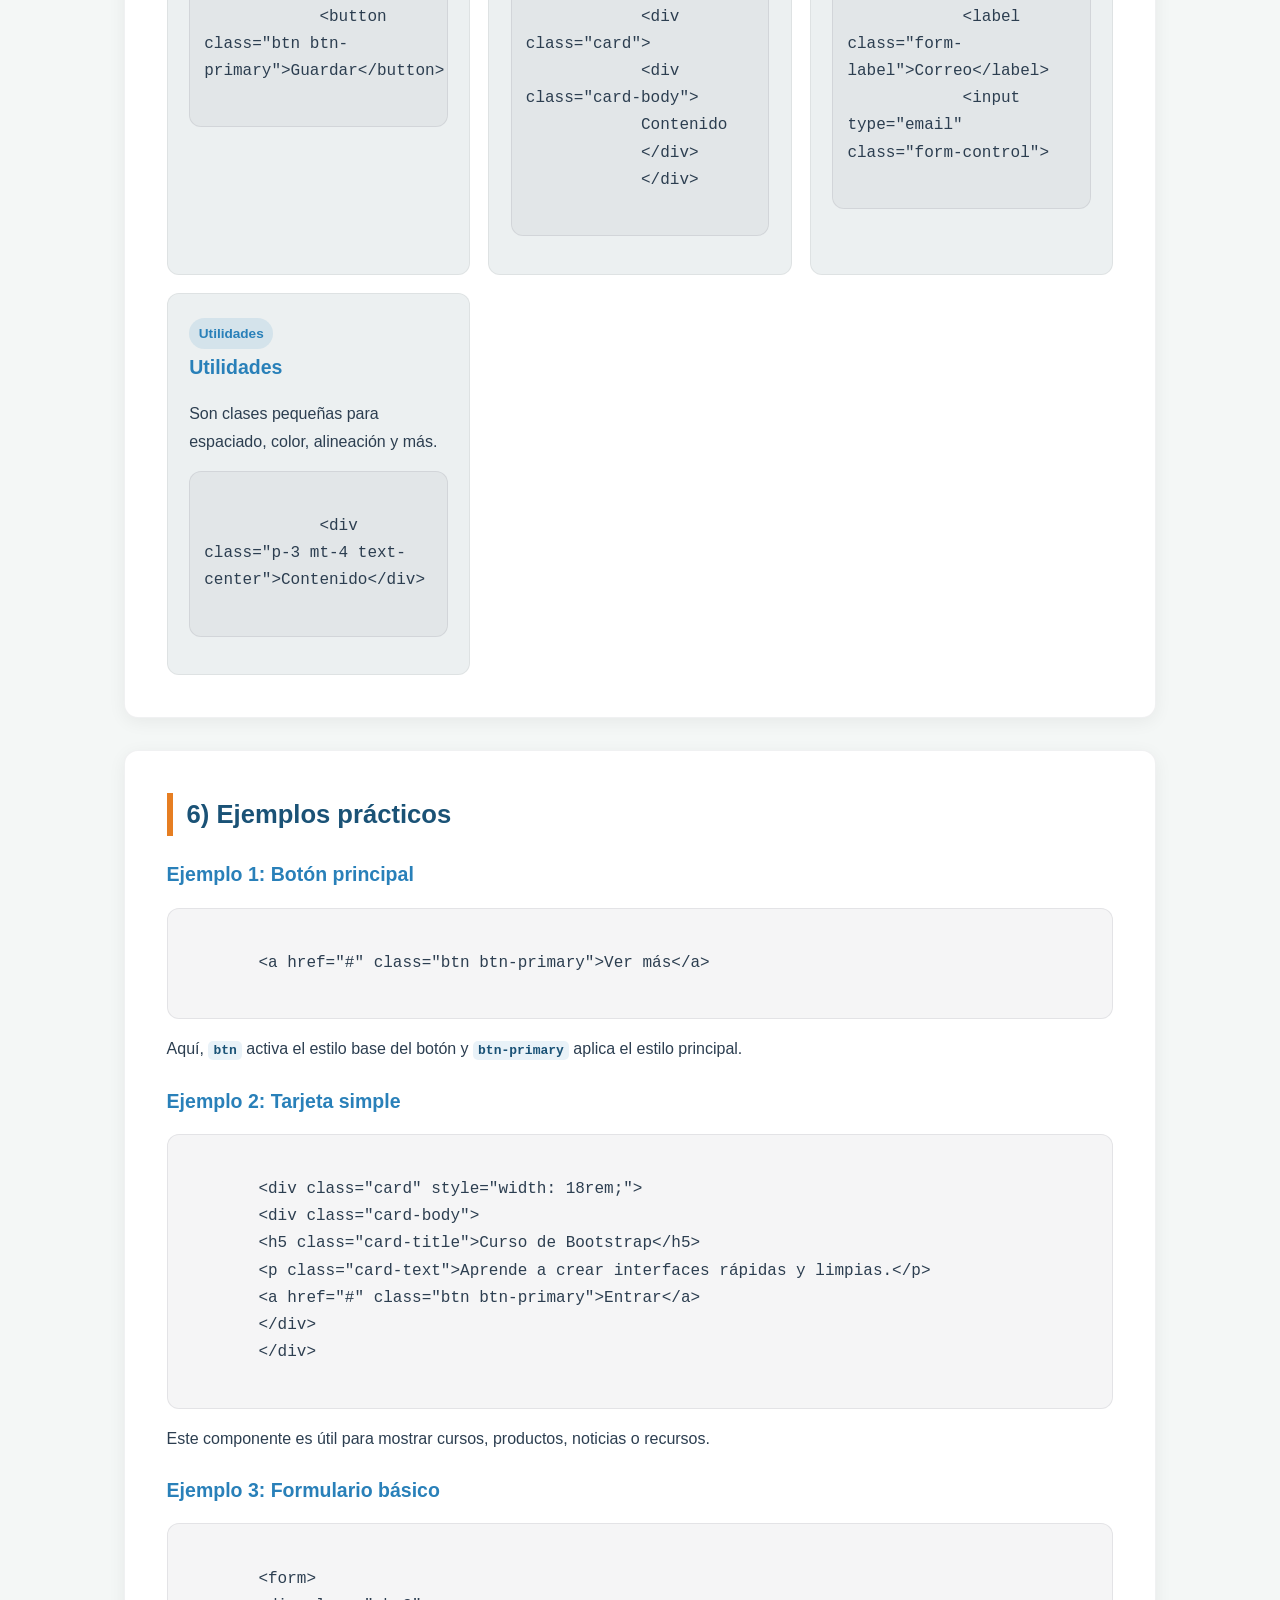
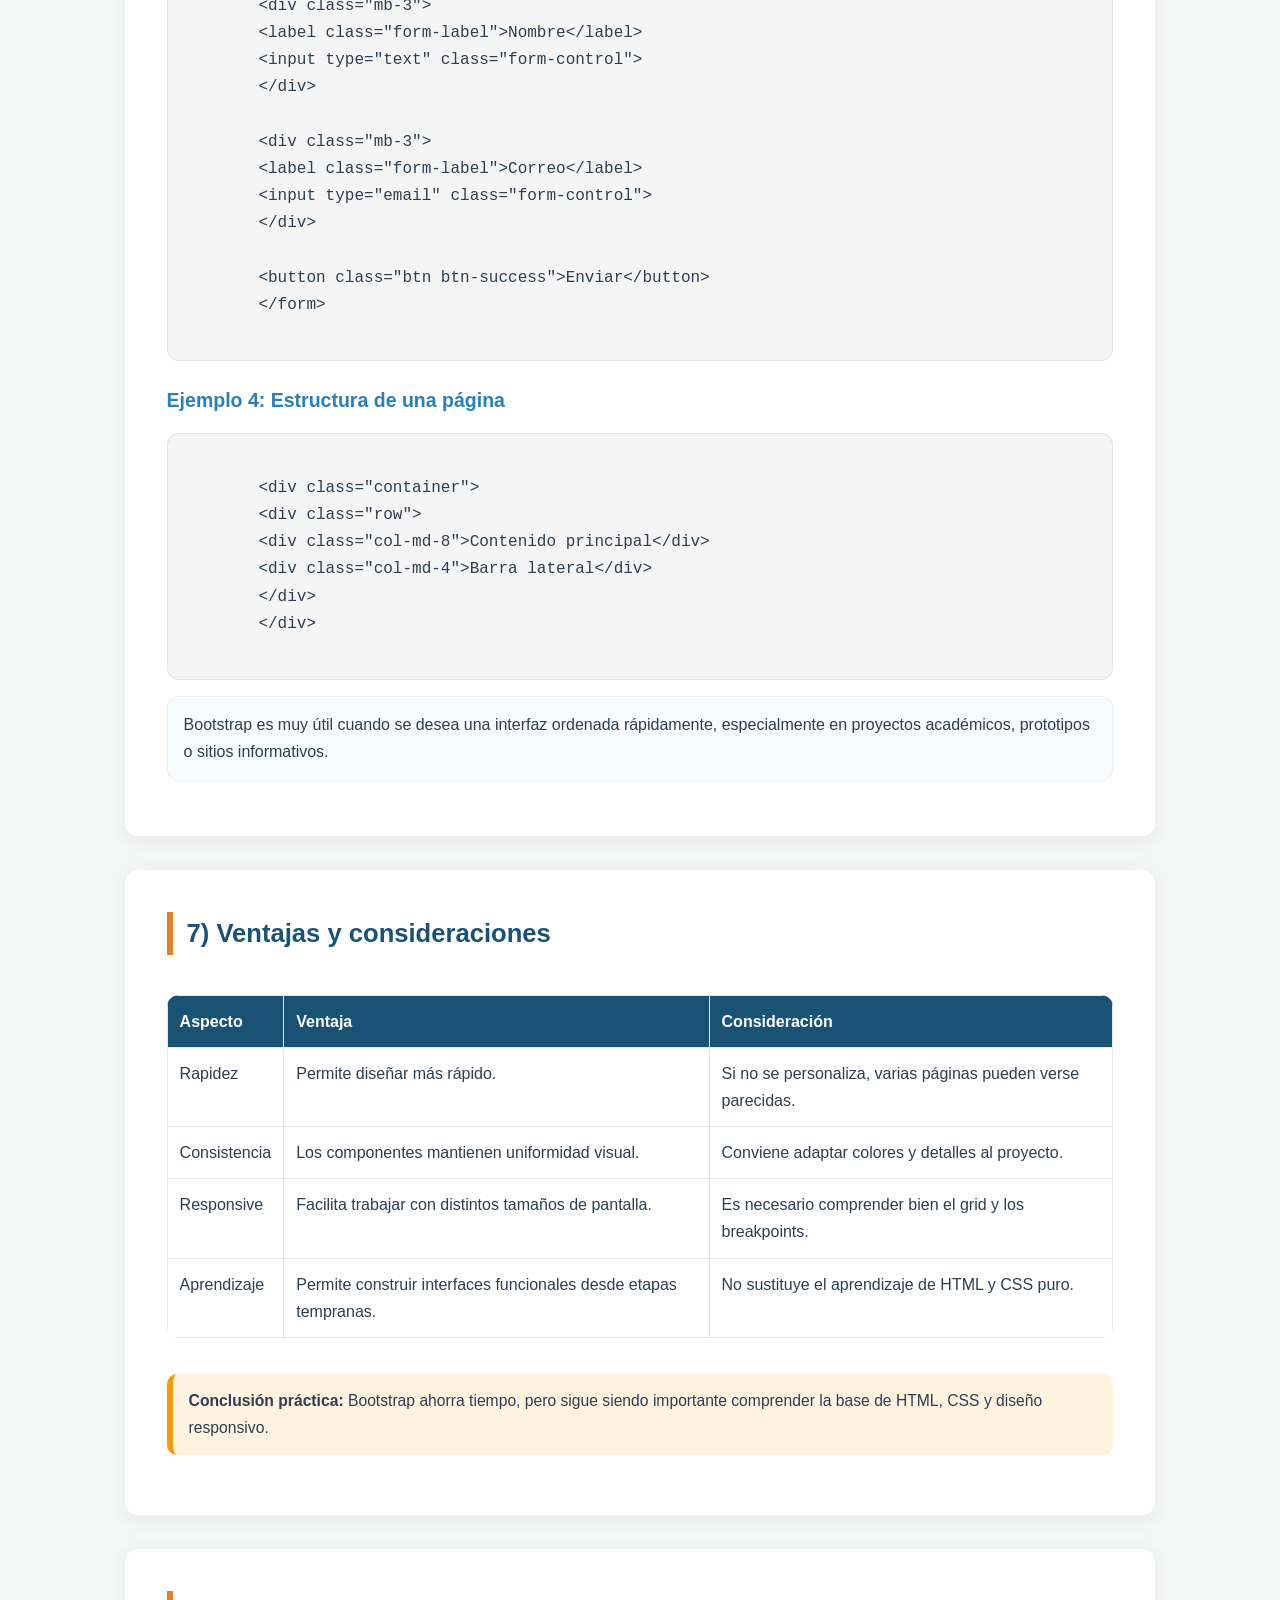
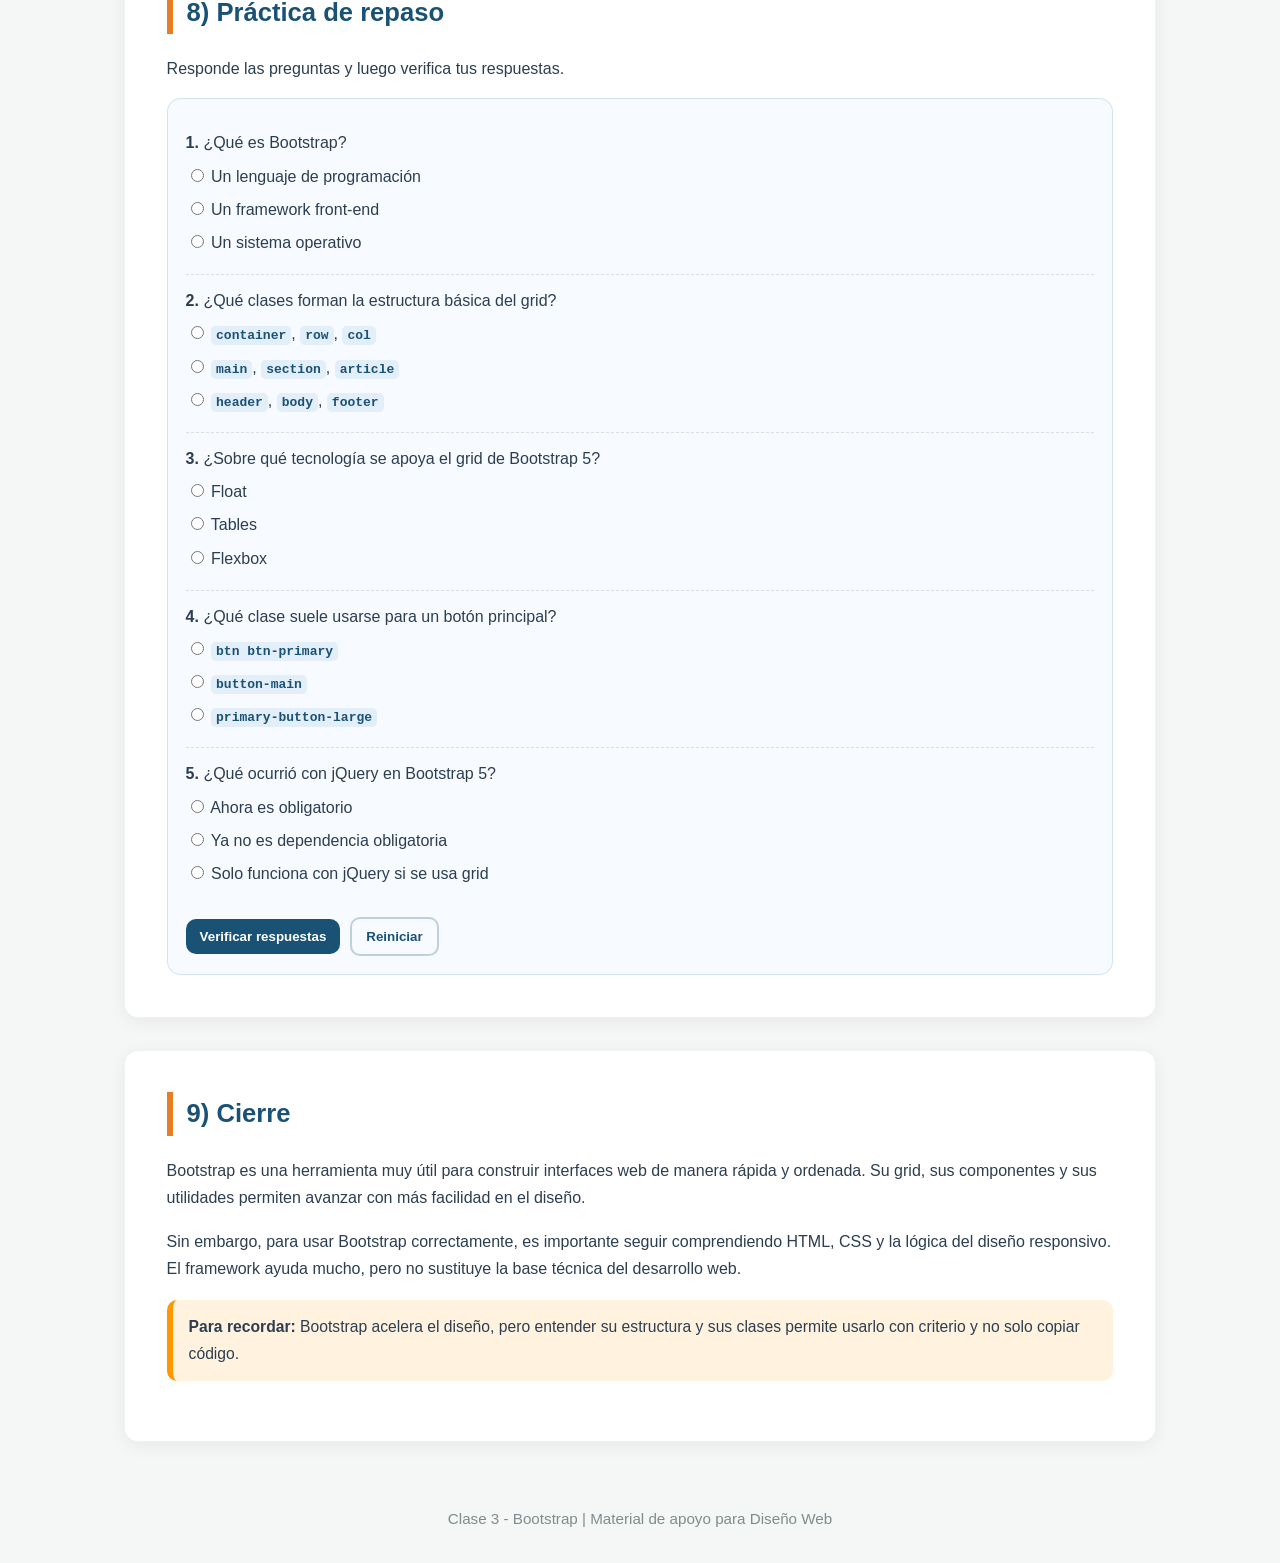
<file: clase3.html>
<!DOCTYPE html>
<html lang="es">

<head>
  <meta charset="UTF-8" />
  <meta name="viewport" content="width=device-width, initial-scale=1.0" />
  <title>Diseño Web - Clase 3 - Bootstrap</title>

  <link rel="icon" href="img/internet.png" type="image/png">
  <link rel="stylesheet" href="css/styles.css">
  <link rel="stylesheet" href="css/clase.css">
</head>

<body class="class-page">

  <header>
    <h1>Clase 3: Bootstrap</h1>
    <p class="subtitle">Framework CSS para construir interfaces modernas de forma rápida y responsiva</p>
    <p class="subtitle"><em>"Bootstrap acelera el diseño web al ofrecer componentes, utilidades y una estructura lista
        para usar"</em></p>

    <div class="anchorbar">
      <a href="#introduccion">Introducción</a>
      <a href="#que-es">¿Qué es?</a>
      <a href="#instalacion">Instalación</a>
      <a href="#grid">Grid</a>
      <a href="#componentes">Componentes</a>
      <a href="#ejemplos">Ejemplos</a>
      <a href="#practica">Práctica</a>
    </div>
  </header>

  <div class="container">

    <section id="introduccion">
      <h2>1) Introducción a Bootstrap</h2>

      <p class="big">
        <strong>Bootstrap</strong> es un framework front-end que ayuda a crear páginas web con una apariencia limpia,
        moderna y adaptable a diferentes tamaños de pantalla.
      </p>

      <p>
        En lugar de escribir todo el CSS desde cero, Bootstrap ofrece clases ya preparadas para trabajar con botones,
        tarjetas, formularios, menús, rejillas, márgenes, espaciados y muchos otros elementos visuales.
      </p>

      <div class="concept-grid">
        <div class="card">
          <div class="hoverline"></div>
          <h3>Idea central</h3>
          <p>
            Bootstrap permite avanzar más rápido porque ya incluye estilos y componentes listos para usar.
          </p>
        </div>

        <div class="card">
          <div class="hoverline"></div>
          <h3>Versión actual</h3>
          <p>
            La rama principal actual de Bootstrap es la <strong>5.x</strong> y la última actualización publicada
            en la documentación oficial es la <strong>5.3.8</strong> (hasta el momento de la escritura de este material).
          </p>
        </div>

        <div class="card">
          <div class="hoverline"></div>
          <h3>Enfoque responsivo</h3>
          <p>
            Bootstrap fue diseñado con enfoque <strong>mobile-first</strong>, por lo que facilita crear sitios que
            funcionen bien en celular, tablet y computadora.
          </p>
        </div>
      </div>

      <div class="extra-info">
        <strong>Idea para recordar:</strong> Bootstrap no reemplaza HTML, CSS o JavaScript.
        Más bien, se apoya en ellos para hacer más rápido y ordenado el desarrollo de interfaces.
      </div>
    </section>

    <section id="que-es">
      <h2>2) ¿Qué es Bootstrap y para qué sirve?</h2>

      <p>
        Bootstrap es una colección de clases CSS, componentes visuales y utilidades que se agregan directamente al HTML.
        Esto permite diseñar páginas más rápidamente sin tener que crear cada estilo desde cero.
      </p>

      <div class="table-wrap">
        <table>
          <thead>
            <tr>
              <th>Elemento</th>
              <th>¿Qué ofrece Bootstrap?</th>
              <th>Ejemplo</th>
            </tr>
          </thead>
          <tbody>
            <tr>
              <td>Grid</td>
              <td>Distribución de columnas responsivas.</td>
              <td><code>container</code>, <code>row</code>, <code>col</code></td>
            </tr>
            <tr>
              <td>Botones</td>
              <td>Botones con estilos listos para diferentes acciones.</td>
              <td><code>btn btn-primary</code></td>
            </tr>
            <tr>
              <td>Tarjetas</td>
              <td>Bloques visuales para agrupar contenido.</td>
              <td><code>card</code></td>
            </tr>
            <tr>
              <td>Formularios</td>
              <td>Campos con una apariencia uniforme y moderna.</td>
              <td><code>form-control</code></td>
            </tr>
            <tr>
              <td>Utilidades</td>
              <td>Clases rápidas para márgenes, colores, alineación y espaciado.</td>
              <td><code>mt-3</code>, <code>p-4</code>, <code>text-center</code></td>
            </tr>
          </tbody>
        </table>
      </div>

      <h3>¿Por qué muchos desarrolladores lo usan?</h3>
      <p>
        Porque ayuda a construir interfaces funcionales en menos tiempo, mantiene una apariencia consistente
        y reduce la cantidad de CSS personalizado que se debe escribir.
      </p>

      <div class="callout">
        Bootstrap 5 ya no depende de <strong>jQuery</strong>, lo que simplifica su uso con JavaScript moderno.
      </div>
    </section>

    <section id="instalacion">
      <h2>3) ¿Cómo se instala Bootstrap?</h2>

      <p>
        Una forma rápida de comenzar es enlazar Bootstrap desde un CDN. Así se puede usar en una página
        sin descargar archivos manualmente.
      </p>

      <h3>Ejemplo básico de instalación con CDN</h3>

      <div class="mono-block">
        &lt;!doctype html&gt;
        &lt;html lang="es"&gt;
        &lt;head&gt;
        &lt;meta charset="utf-8"&gt;
        &lt;meta name="viewport" content="width=device-width, initial-scale=1"&gt;
        &lt;title&gt;Mi página con Bootstrap&lt;/title&gt;

        &lt;link href="https://cdn.jsdelivr.net/npm/bootstrap@5.3.8/dist/css/bootstrap.min.css" rel="stylesheet"&gt;
        &lt;/head&gt;
        &lt;body&gt;

        &lt;h1 class="text-center text-primary mt-4"&gt;Hola Bootstrap&lt;/h1&gt;

        &lt;script src="https://cdn.jsdelivr.net/npm/bootstrap@5.3.8/dist/js/bootstrap.bundle.min.js"&gt;&lt;/script&gt;
        &lt;/body&gt;
        &lt;/html&gt;
      </div>

      <p>
        En este ejemplo, el archivo CSS de Bootstrap da estilo a la página y el archivo JavaScript activa
        componentes interactivos como menús desplegables, modales o carruseles.
      </p>

      <div class="stepbox">
        <strong>Paso a paso:</strong>
        <ol>
          <li>Crear el archivo HTML.</li>
          <li>Agregar el enlace del CSS de Bootstrap dentro de <code>&lt;head&gt;</code>.</li>
          <li>Agregar el script de Bootstrap al final del <code>&lt;body&gt;</code>.</li>
          <li>Usar las clases de Bootstrap directamente en las etiquetas HTML.</li>
        </ol>
      </div>
    </section>

    <section id="grid">
      <h2>4) Sistema de grid de Bootstrap</h2>

      <p class="big">
        El sistema de grid de Bootstrap permite dividir la página en columnas. Está construido sobre
        <strong>Flexbox</strong> y facilita el diseño responsivo.
      </p>

      <p>
        La estructura básica del grid utiliza tres elementos:
        <code>container</code>, <code>row</code> y <code>col</code>.
      </p>

      <div class="table-wrap">
        <table>
          <thead>
            <tr>
              <th>Clase</th>
              <th>Función</th>
              <th>Ejemplo</th>
            </tr>
          </thead>
          <tbody>
            <tr>
              <td><code>container</code></td>
              <td>Envuelve y centra el contenido.</td>
              <td>Área principal del diseño.</td>
            </tr>
            <tr>
              <td><code>row</code></td>
              <td>Crea una fila para colocar columnas.</td>
              <td>Fila que agrupa varias secciones.</td>
            </tr>
            <tr>
              <td><code>col</code></td>
              <td>Define una columna flexible.</td>
              <td>Bloque dentro de la fila.</td>
            </tr>
          </tbody>
        </table>
      </div>

      <h3>Ejemplo básico de grid</h3>

      <div class="mono-block">
        &lt;div class="container"&gt;
        &lt;div class="row"&gt;
        &lt;div class="col"&gt;Columna 1&lt;/div&gt;
        &lt;div class="col"&gt;Columna 2&lt;/div&gt;
        &lt;div class="col"&gt;Columna 3&lt;/div&gt;
        &lt;/div&gt;
        &lt;/div&gt;
      </div>

      <p>
        En este caso, las tres columnas comparten el espacio disponible en partes iguales.
      </p>

      <h3>Columnas según el tamaño de pantalla</h3>

      <div class="mono-block">
        &lt;div class="container"&gt;
        &lt;div class="row"&gt;
        &lt;div class="col-md-6"&gt;Bloque 1&lt;/div&gt;
        &lt;div class="col-md-6"&gt;Bloque 2&lt;/div&gt;
        &lt;/div&gt;
        &lt;/div&gt;
      </div>

      <div class="extra-info">
        <strong>Interpretación:</strong> <code>col-md-6</code> significa que, en pantallas medianas o mayores,
        el bloque ocupará 6 de las 12 columnas del sistema. Es decir, la mitad del ancho.
      </div>
    </section>

    <section id="componentes">
      <h2>5) Componentes comunes de Bootstrap</h2>

      <p>
        Bootstrap incluye componentes listos para usar que resuelven necesidades comunes del diseño web.
      </p>

      <div class="concept-grid">
        <div class="card">
          <div class="hoverline"></div>
          <span class="pill">Botones</span>
          <h3>Botones</h3>
          <p>
            Se crean con clases como <code>btn</code> y <code>btn-primary</code>.
          </p>
          <div class="mono-block">
            &lt;button class="btn btn-primary"&gt;Guardar&lt;/button&gt;
          </div>
        </div>

        <div class="card">
          <div class="hoverline"></div>
          <span class="pill violet">Tarjetas</span>
          <h3>Cards</h3>
          <p>
            Sirven para agrupar contenido en un bloque visual claro y ordenado.
          </p>
          <div class="mono-block">
            &lt;div class="card"&gt;
            &lt;div class="card-body"&gt;
            Contenido
            &lt;/div&gt;
            &lt;/div&gt;
          </div>
        </div>

        <div class="card">
          <div class="hoverline"></div>
          <span class="pill orange">Formularios</span>
          <h3>Formularios</h3>
          <p>
            Se estilizan con clases como <code>form-label</code> y <code>form-control</code>.
          </p>
          <div class="mono-block">
            &lt;label class="form-label"&gt;Correo&lt;/label&gt;
            &lt;input type="email" class="form-control"&gt;
          </div>
        </div>

        <div class="card">
          <div class="hoverline"></div>
          <span class="pill">Utilidades</span>
          <h3>Utilidades</h3>
          <p>
            Son clases pequeñas para espaciado, color, alineación y más.
          </p>
          <div class="mono-block">
            &lt;div class="p-3 mt-4 text-center"&gt;Contenido&lt;/div&gt;
          </div>
        </div>
      </div>
    </section>

    <section id="ejemplos">
      <h2>6) Ejemplos prácticos</h2>

      <h3>Ejemplo 1: Botón principal</h3>

      <div class="mono-block">
        &lt;a href="#" class="btn btn-primary"&gt;Ver más&lt;/a&gt;
      </div>

      <p>
        Aquí, <code>btn</code> activa el estilo base del botón y <code>btn-primary</code> aplica el estilo principal.
      </p>

      <h3>Ejemplo 2: Tarjeta simple</h3>

      <div class="mono-block">
        &lt;div class="card" style="width: 18rem;"&gt;
        &lt;div class="card-body"&gt;
        &lt;h5 class="card-title"&gt;Curso de Bootstrap&lt;/h5&gt;
        &lt;p class="card-text"&gt;Aprende a crear interfaces rápidas y limpias.&lt;/p&gt;
        &lt;a href="#" class="btn btn-primary"&gt;Entrar&lt;/a&gt;
        &lt;/div&gt;
        &lt;/div&gt;
      </div>

      <p>
        Este componente es útil para mostrar cursos, productos, noticias o recursos.
      </p>

      <h3>Ejemplo 3: Formulario básico</h3>

      <div class="mono-block">
        &lt;form&gt;
        &lt;div class="mb-3"&gt;
        &lt;label class="form-label"&gt;Nombre&lt;/label&gt;
        &lt;input type="text" class="form-control"&gt;
        &lt;/div&gt;

        &lt;div class="mb-3"&gt;
        &lt;label class="form-label"&gt;Correo&lt;/label&gt;
        &lt;input type="email" class="form-control"&gt;
        &lt;/div&gt;

        &lt;button class="btn btn-success"&gt;Enviar&lt;/button&gt;
        &lt;/form&gt;
      </div>

      <h3>Ejemplo 4: Estructura de una página</h3>

      <div class="mono-block">
        &lt;div class="container"&gt;
        &lt;div class="row"&gt;
        &lt;div class="col-md-8"&gt;Contenido principal&lt;/div&gt;
        &lt;div class="col-md-4"&gt;Barra lateral&lt;/div&gt;
        &lt;/div&gt;
        &lt;/div&gt;
      </div>

      <div class="callout">
        Bootstrap es muy útil cuando se desea una interfaz ordenada rápidamente, especialmente en proyectos
        académicos, prototipos o sitios informativos.
      </div>
    </section>

    <section id="ventajas">
      <h2>7) Ventajas y consideraciones</h2>

      <div class="table-wrap">
        <table>
          <thead>
            <tr>
              <th>Aspecto</th>
              <th>Ventaja</th>
              <th>Consideración</th>
            </tr>
          </thead>
          <tbody>
            <tr>
              <td>Rapidez</td>
              <td>Permite diseñar más rápido.</td>
              <td>Si no se personaliza, varias páginas pueden verse parecidas.</td>
            </tr>
            <tr>
              <td>Consistencia</td>
              <td>Los componentes mantienen uniformidad visual.</td>
              <td>Conviene adaptar colores y detalles al proyecto.</td>
            </tr>
            <tr>
              <td>Responsive</td>
              <td>Facilita trabajar con distintos tamaños de pantalla.</td>
              <td>Es necesario comprender bien el grid y los breakpoints.</td>
            </tr>
            <tr>
              <td>Aprendizaje</td>
              <td>Permite construir interfaces funcionales desde etapas tempranas.</td>
              <td>No sustituye el aprendizaje de HTML y CSS puro.</td>
            </tr>
          </tbody>
        </table>
      </div>

      <div class="extra-info">
        <strong>Conclusión práctica:</strong> Bootstrap ahorra tiempo, pero sigue siendo importante comprender la base
        de HTML, CSS y diseño responsivo.
      </div>
    </section>

    <section id="practica">
      <h2>8) Práctica de repaso</h2>

      <p>
        Responde las preguntas y luego verifica tus respuestas.
      </p>

      <div class="quiz" id="quiz">
        <div class="q">
          <strong>1.</strong> ¿Qué es Bootstrap?
          <label><input type="radio" name="q1" value="a"> Un lenguaje de programación</label>
          <label><input type="radio" name="q1" value="b"> Un framework front-end</label>
          <label><input type="radio" name="q1" value="c"> Un sistema operativo</label>
        </div>

        <div class="q">
          <strong>2.</strong> ¿Qué clases forman la estructura básica del grid?
          <label><input type="radio" name="q2" value="a"> <code>container</code>, <code>row</code>,
            <code>col</code></label>
          <label><input type="radio" name="q2" value="b"> <code>main</code>, <code>section</code>,
            <code>article</code></label>
          <label><input type="radio" name="q2" value="c"> <code>header</code>, <code>body</code>,
            <code>footer</code></label>
        </div>

        <div class="q">
          <strong>3.</strong> ¿Sobre qué tecnología se apoya el grid de Bootstrap 5?
          <label><input type="radio" name="q3" value="a"> Float</label>
          <label><input type="radio" name="q3" value="b"> Tables</label>
          <label><input type="radio" name="q3" value="c"> Flexbox</label>
        </div>

        <div class="q">
          <strong>4.</strong> ¿Qué clase suele usarse para un botón principal?
          <label><input type="radio" name="q4" value="a"> <code>btn btn-primary</code></label>
          <label><input type="radio" name="q4" value="b"> <code>button-main</code></label>
          <label><input type="radio" name="q4" value="c"> <code>primary-button-large</code></label>
        </div>

        <div class="q">
          <strong>5.</strong> ¿Qué ocurrió con jQuery en Bootstrap 5?
          <label><input type="radio" name="q5" value="a"> Ahora es obligatorio</label>
          <label><input type="radio" name="q5" value="b"> Ya no es dependencia obligatoria</label>
          <label><input type="radio" name="q5" value="c"> Solo funciona con jQuery si se usa grid</label>
        </div>

        <div class="btn-row">
          <button class="btn" onclick="calificarQuiz()">Verificar respuestas</button>
          <button class="btn ghost" onclick="reiniciarQuiz()">Reiniciar</button>
        </div>

        <div id="resultadoQuiz" class="result"></div>
      </div>
    </section>


    <section id="cierre">
      <h2>9) Cierre</h2>

      <p>
        Bootstrap es una herramienta muy útil para construir interfaces web de manera rápida y ordenada.
        Su grid, sus componentes y sus utilidades permiten avanzar con más facilidad en el diseño.
      </p>

      <p>
        Sin embargo, para usar Bootstrap correctamente, es importante seguir comprendiendo HTML, CSS y la lógica
        del diseño responsivo. El framework ayuda mucho, pero no sustituye la base técnica del desarrollo web.
      </p>

      <div class="extra-info">
        <strong>Para recordar:</strong> Bootstrap acelera el diseño, pero entender su estructura y sus clases
        permite usarlo con criterio y no solo copiar código.
      </div>
    </section>

  </div>

  <footer>
    Clase 3 - Bootstrap | Material de apoyo para Diseño Web
  </footer>

  <script>
    function calificarQuiz() {
      let puntos = 0;

      const respuestas = {
        q1: "b",
        q2: "a",
        q3: "c",
        q4: "a",
        q5: "b"
      };

      for (const pregunta in respuestas) {
        const seleccionada = document.querySelector(`input[name="${pregunta}"]:checked`);

        if (seleccionada && seleccionada.value === respuestas[pregunta]) {
          puntos++;
        }
      }

      const resultado = document.getElementById("resultadoQuiz");
      resultado.className = "result";

      if (puntos === 5) {
        resultado.classList.add("ok");
        resultado.textContent = `Excelente. Obtuviste ${puntos}/5. Comprendiste muy bien los fundamentos de Bootstrap.`;
      } else if (puntos >= 3) {
        resultado.classList.add("warn");
        resultado.textContent = `Vas bien. Obtuviste ${puntos}/5. Conviene repasar grid, componentes y utilidades.`;
      } else {
        resultado.classList.add("bad");
        resultado.textContent = `Obtuviste ${puntos}/5. Te recomiendo volver a leer la clase y practicar los ejemplos.`;
      }
    }

    function reiniciarQuiz() {
      document.querySelectorAll('#quiz input[type="radio"]').forEach(input => input.checked = false);

      const resultado = document.getElementById("resultadoQuiz");
      resultado.className = "result";
      resultado.textContent = "";
    }

    function enviarRealimentacion() {
      const nombre = document.getElementById("nombre").value.trim();
      const comprension = document.getElementById("comprension").value;
      const temaClaro = document.getElementById("temaClaro").value.trim();
      const valoracion = document.getElementById("valoracion").value;
      const resultado = document.getElementById("resultadoFormulario");

      if (!nombre || !comprension || !temaClaro || !valoracion) {
        resultado.className = "result bad";
        resultado.textContent = "Por favor, completa los campos principales del formulario.";
        return;
      }

      resultado.className = "result ok";
      resultado.textContent =
        `Gracias, ${nombre}. Tu realimentación fue registrada de forma demostrativa. Comprensión: ${comprension}. Tema claro: ${temaClaro}. Valoración: ${valoracion}/5.`;
    }

    function limpiarRealimentacion() {
      document.getElementById("nombre").value = "";
      document.getElementById("comprension").value = "";
      document.getElementById("temaClaro").value = "";
      document.getElementById("duda").value = "";
      document.getElementById("valoracion").value = "";

      const resultado = document.getElementById("resultadoFormulario");
      resultado.className = "result";
      resultado.textContent = "";
    }
  </script>

</body>

</html>
</file>
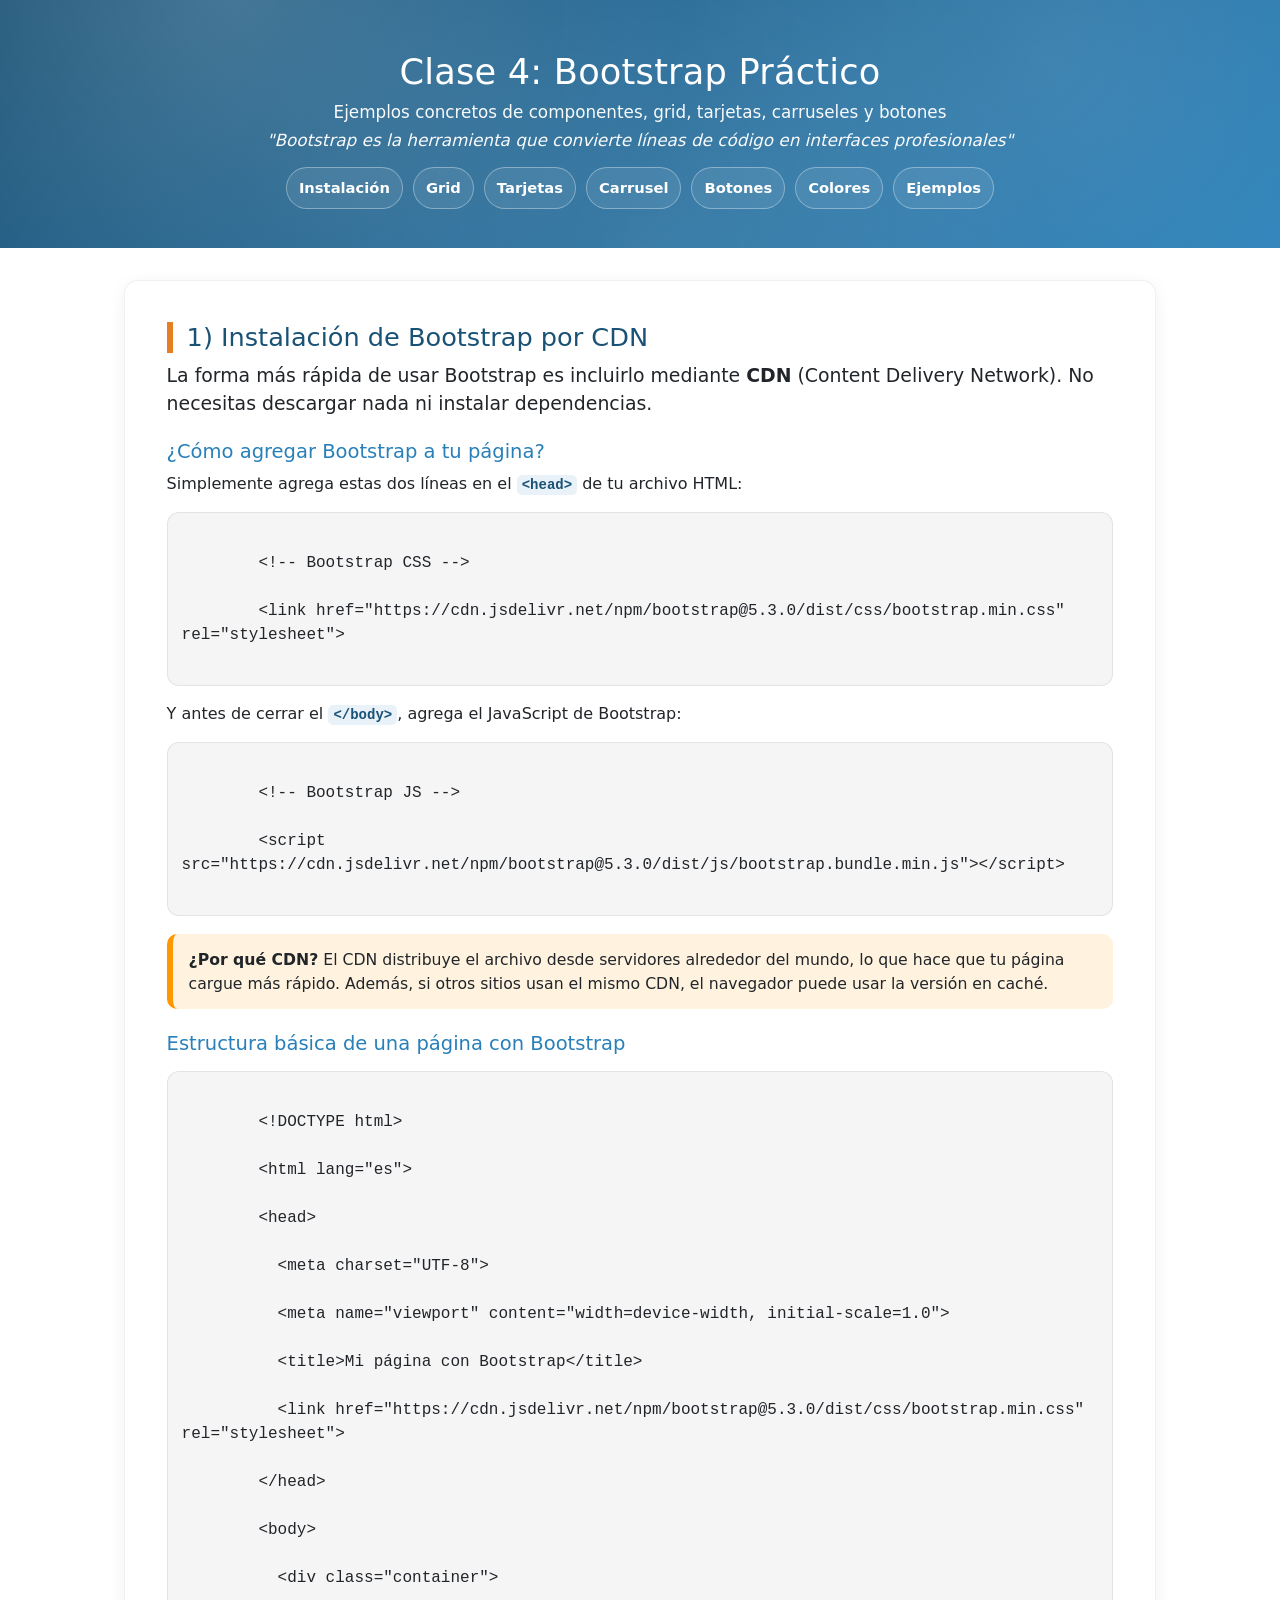
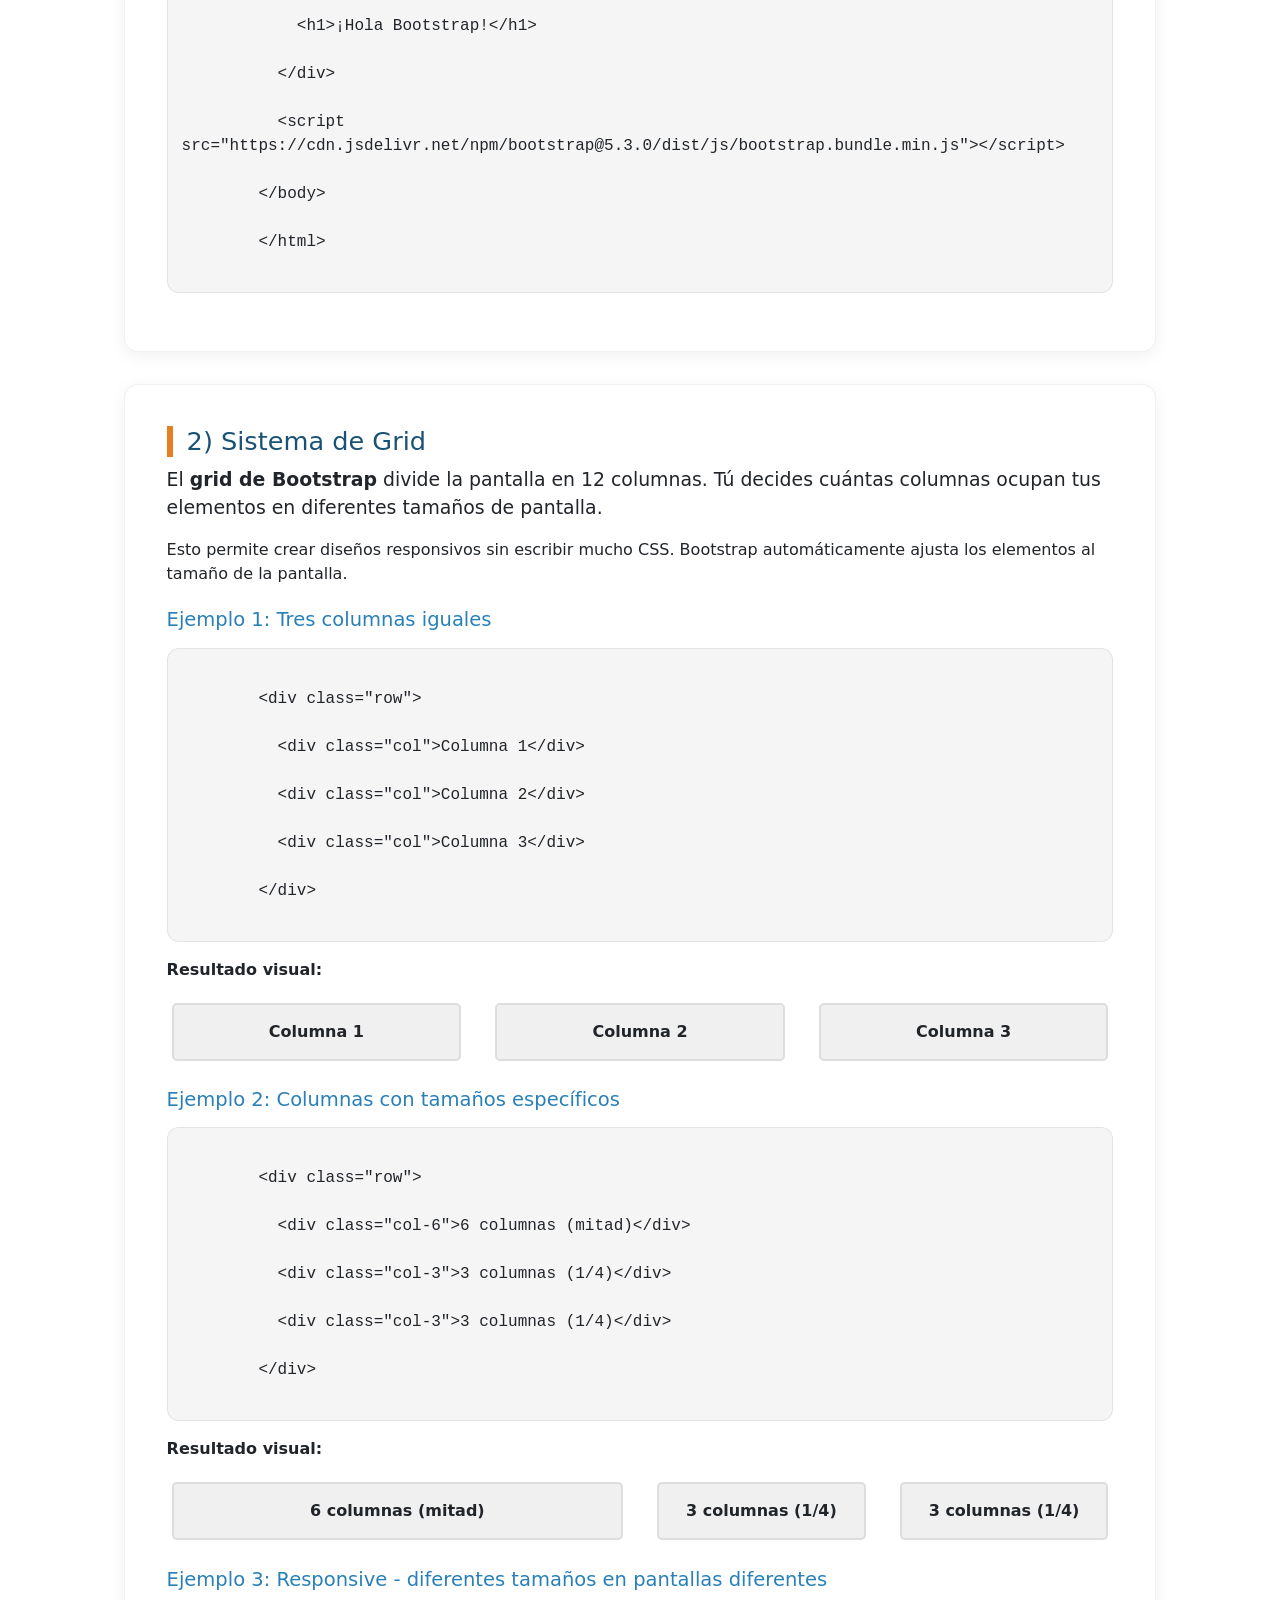
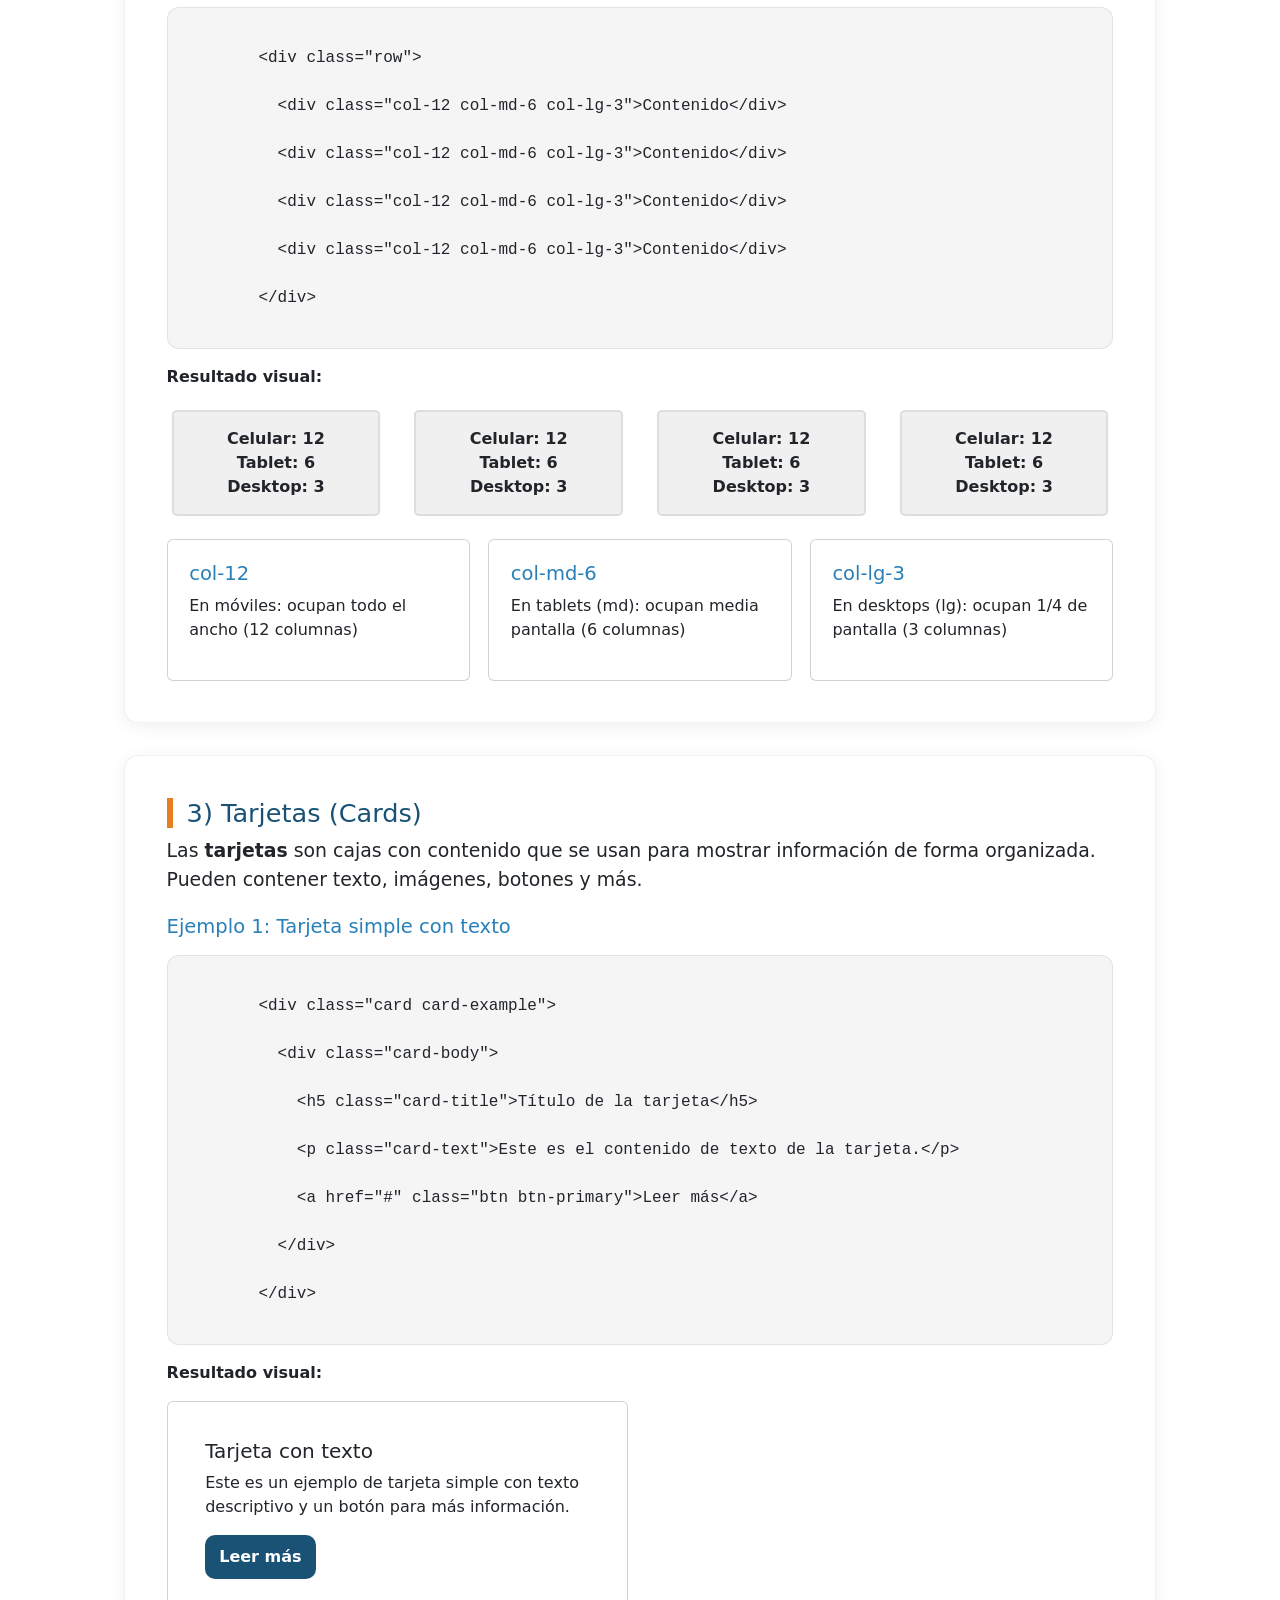
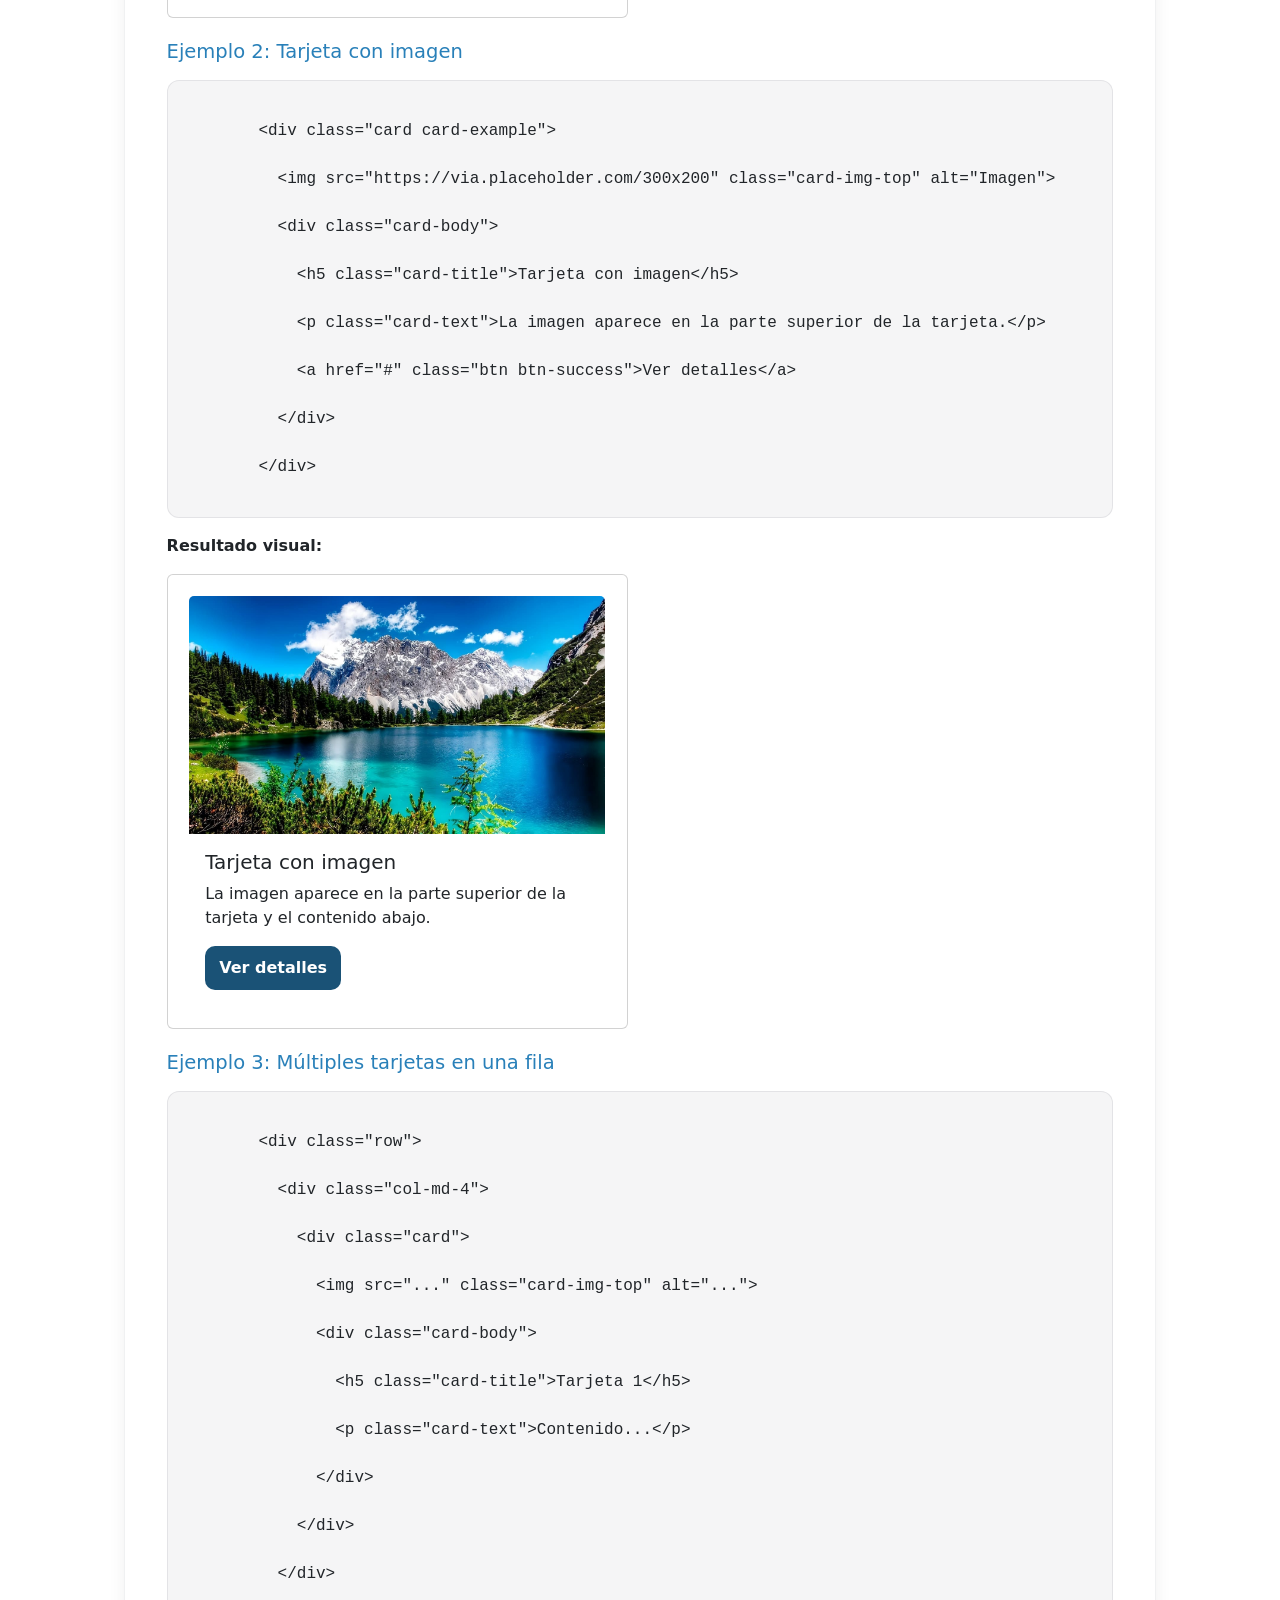
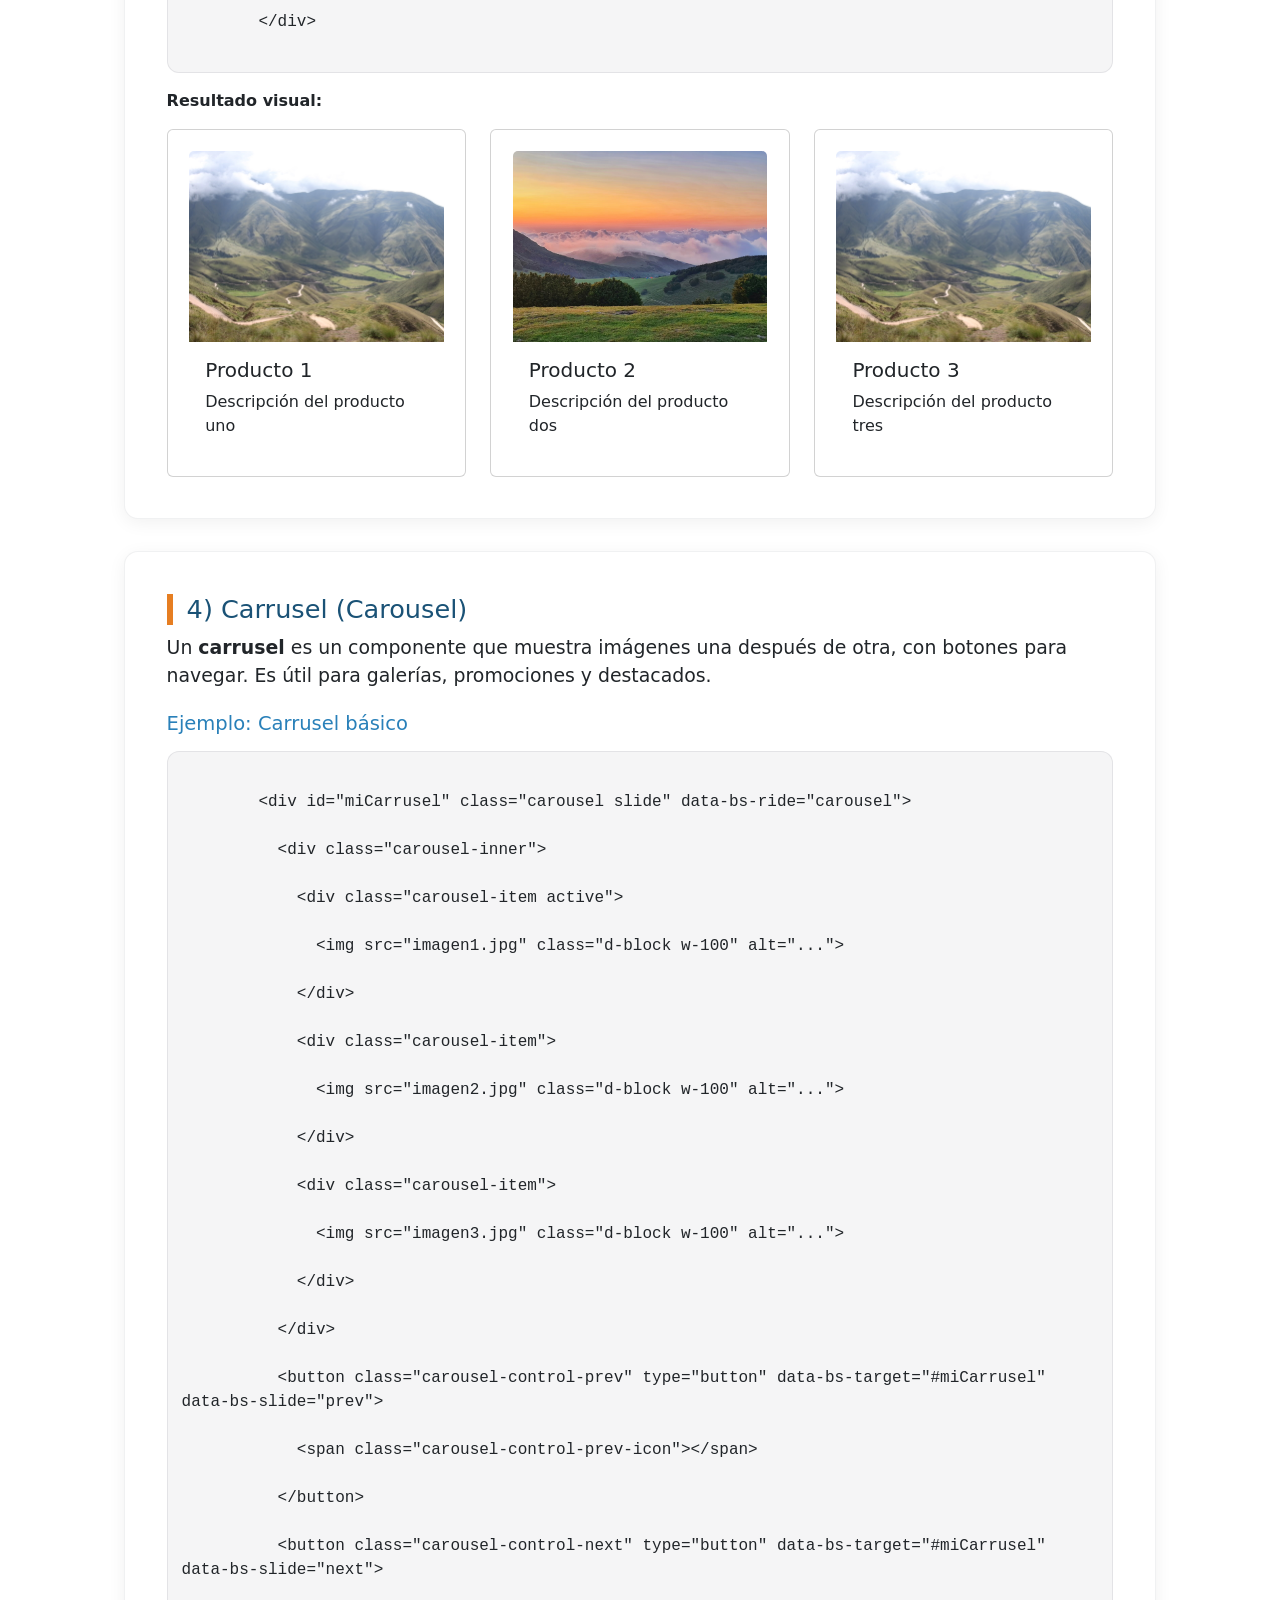
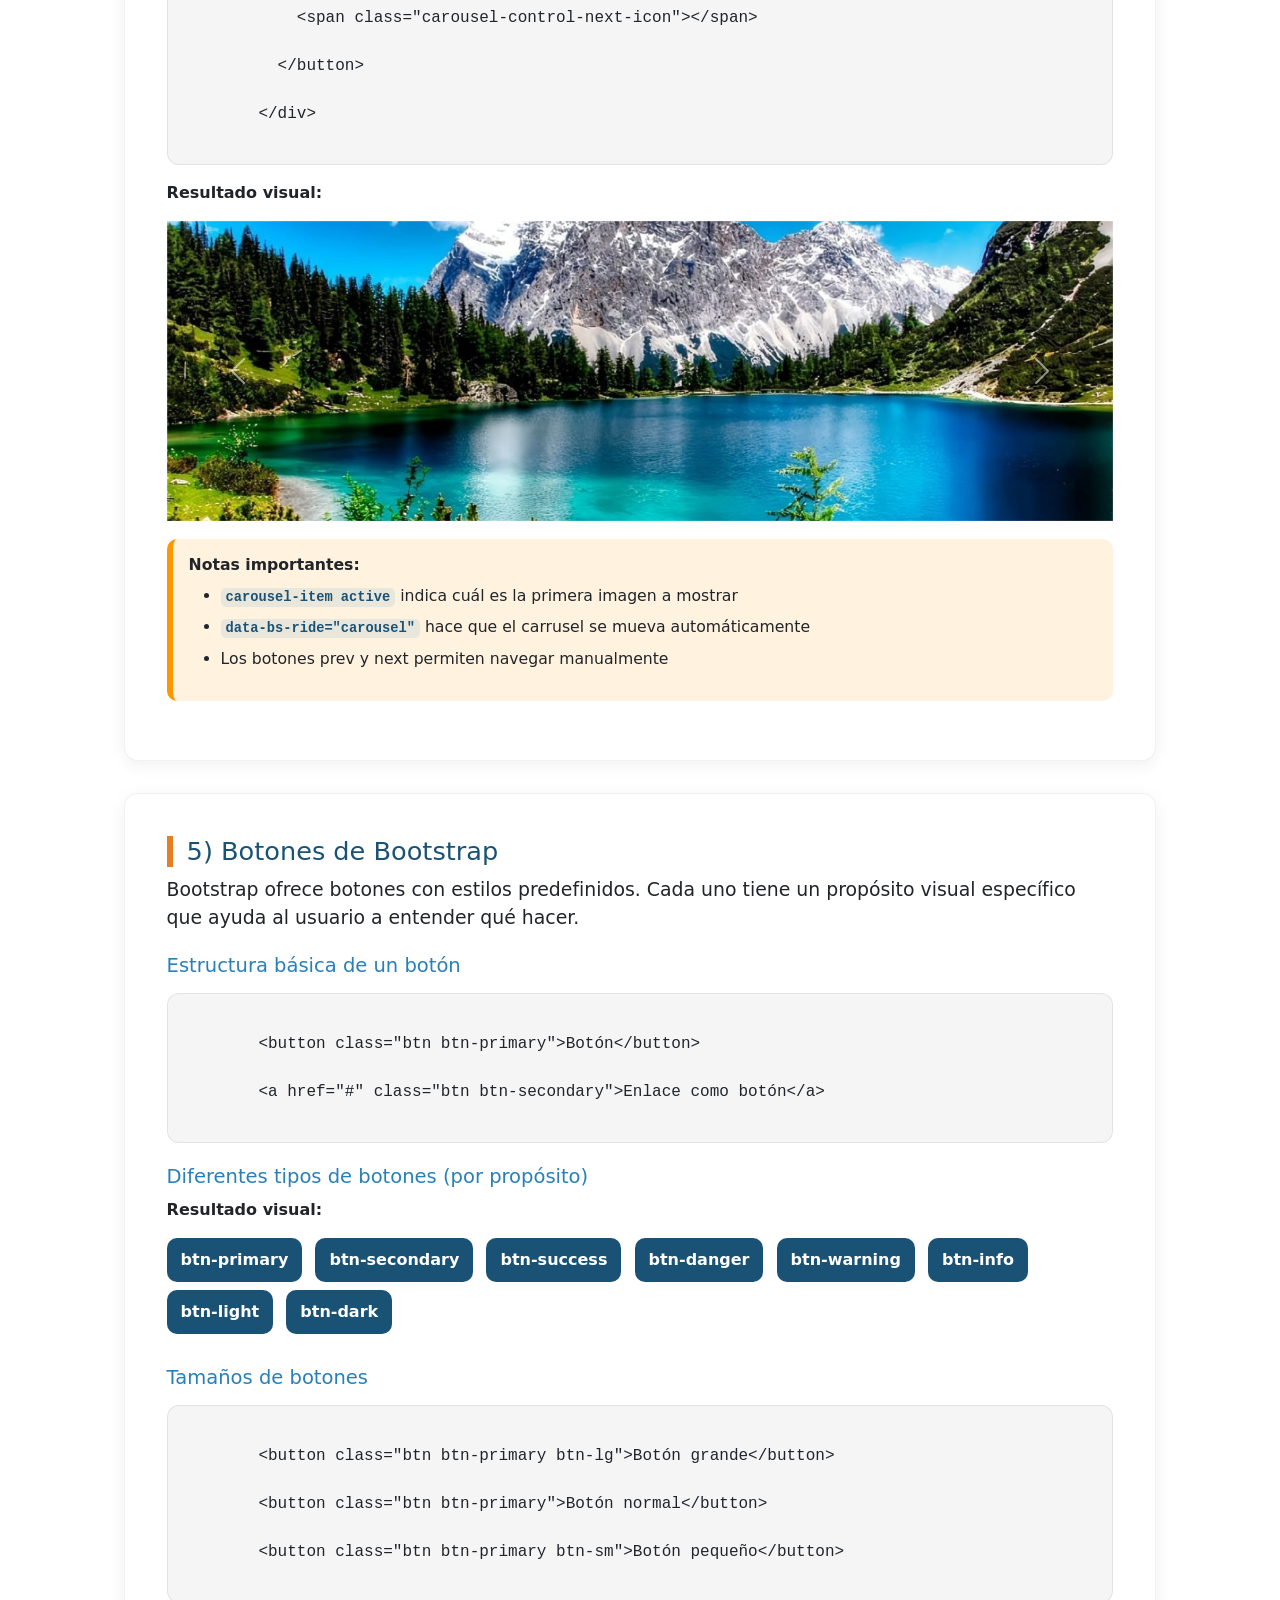
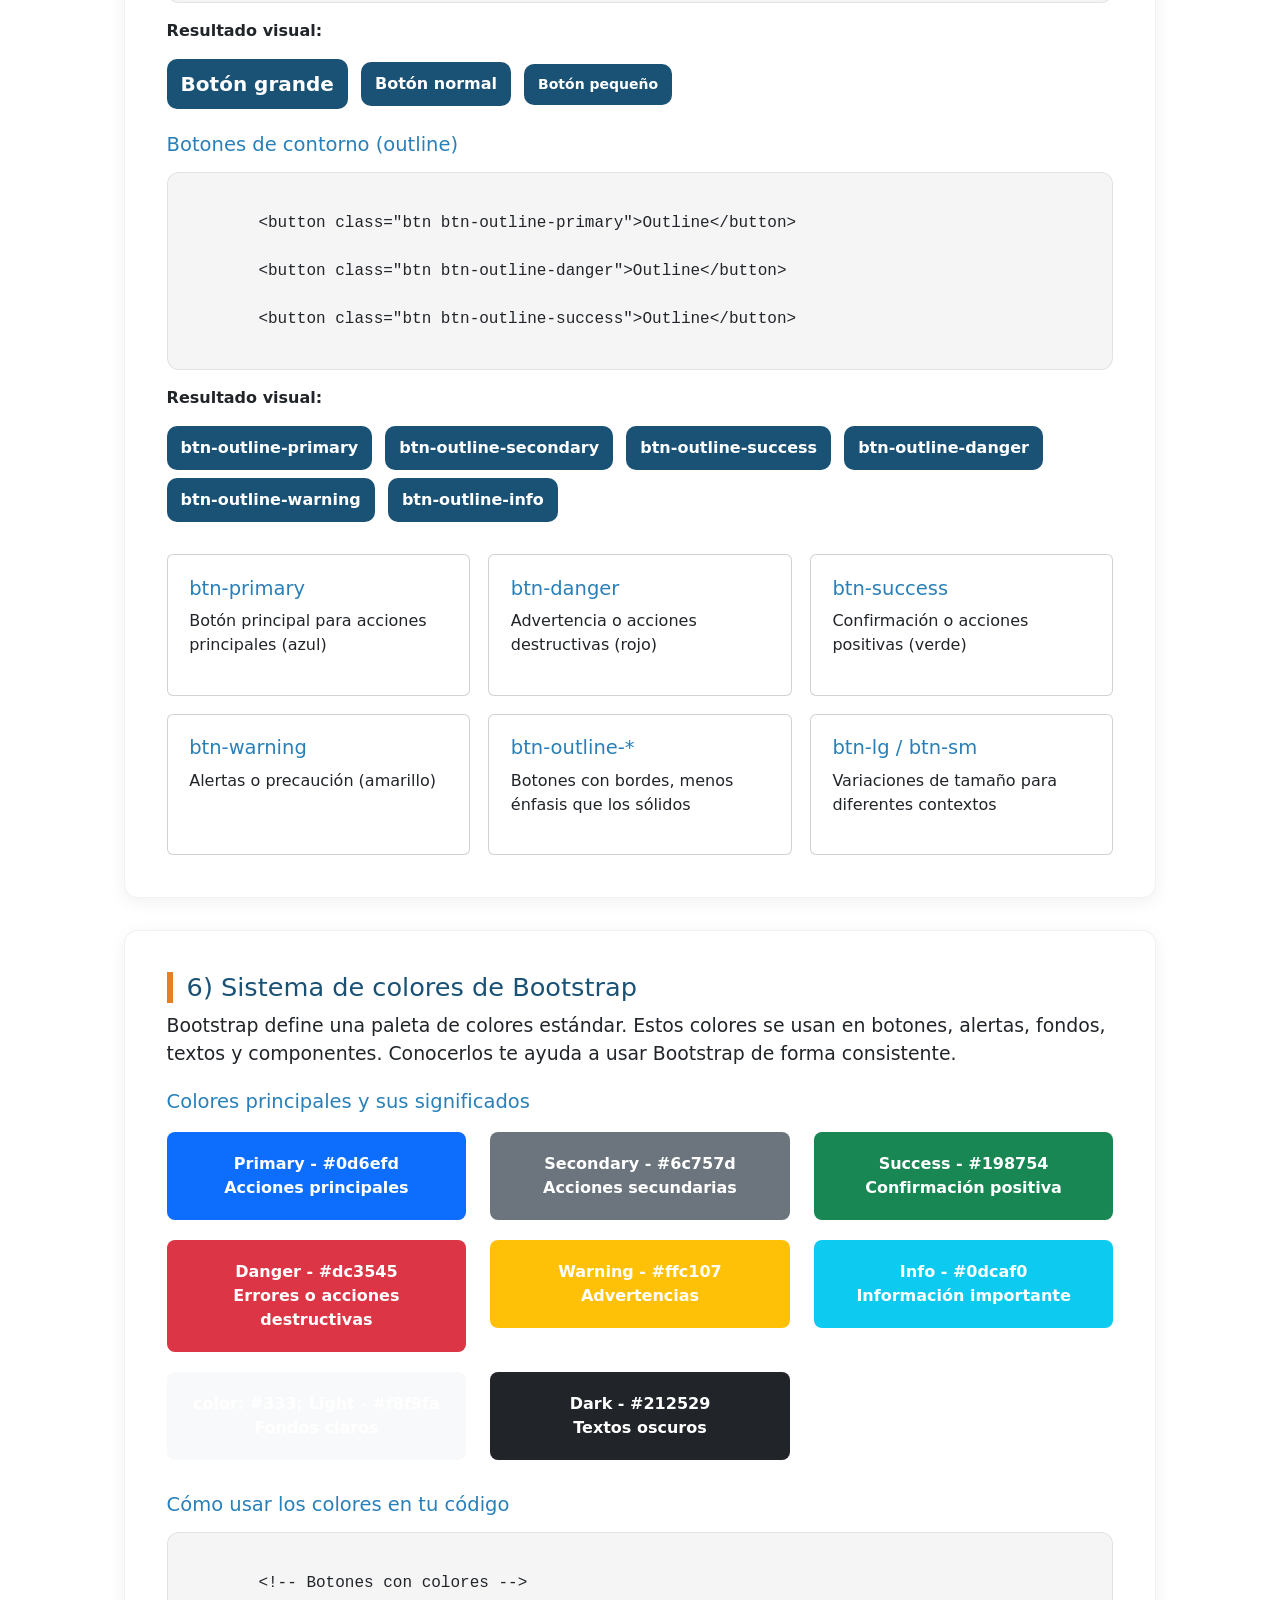
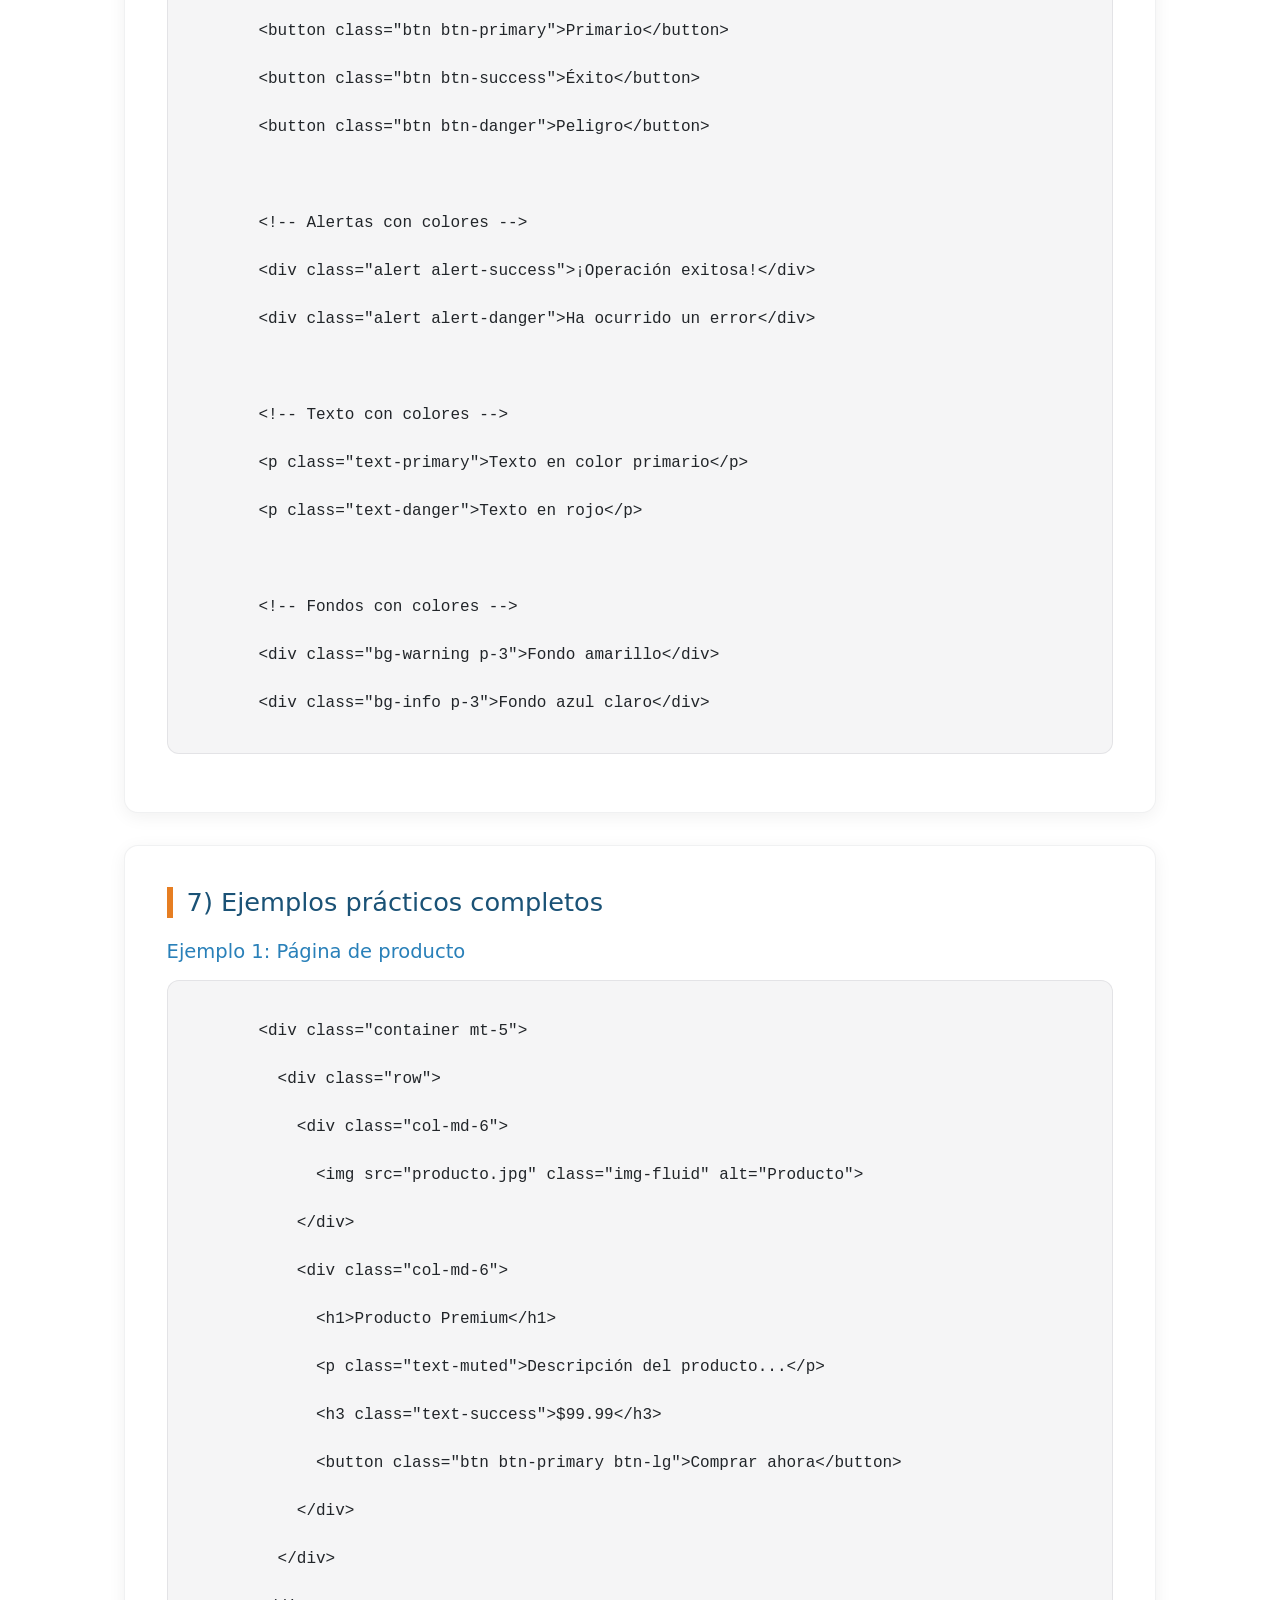
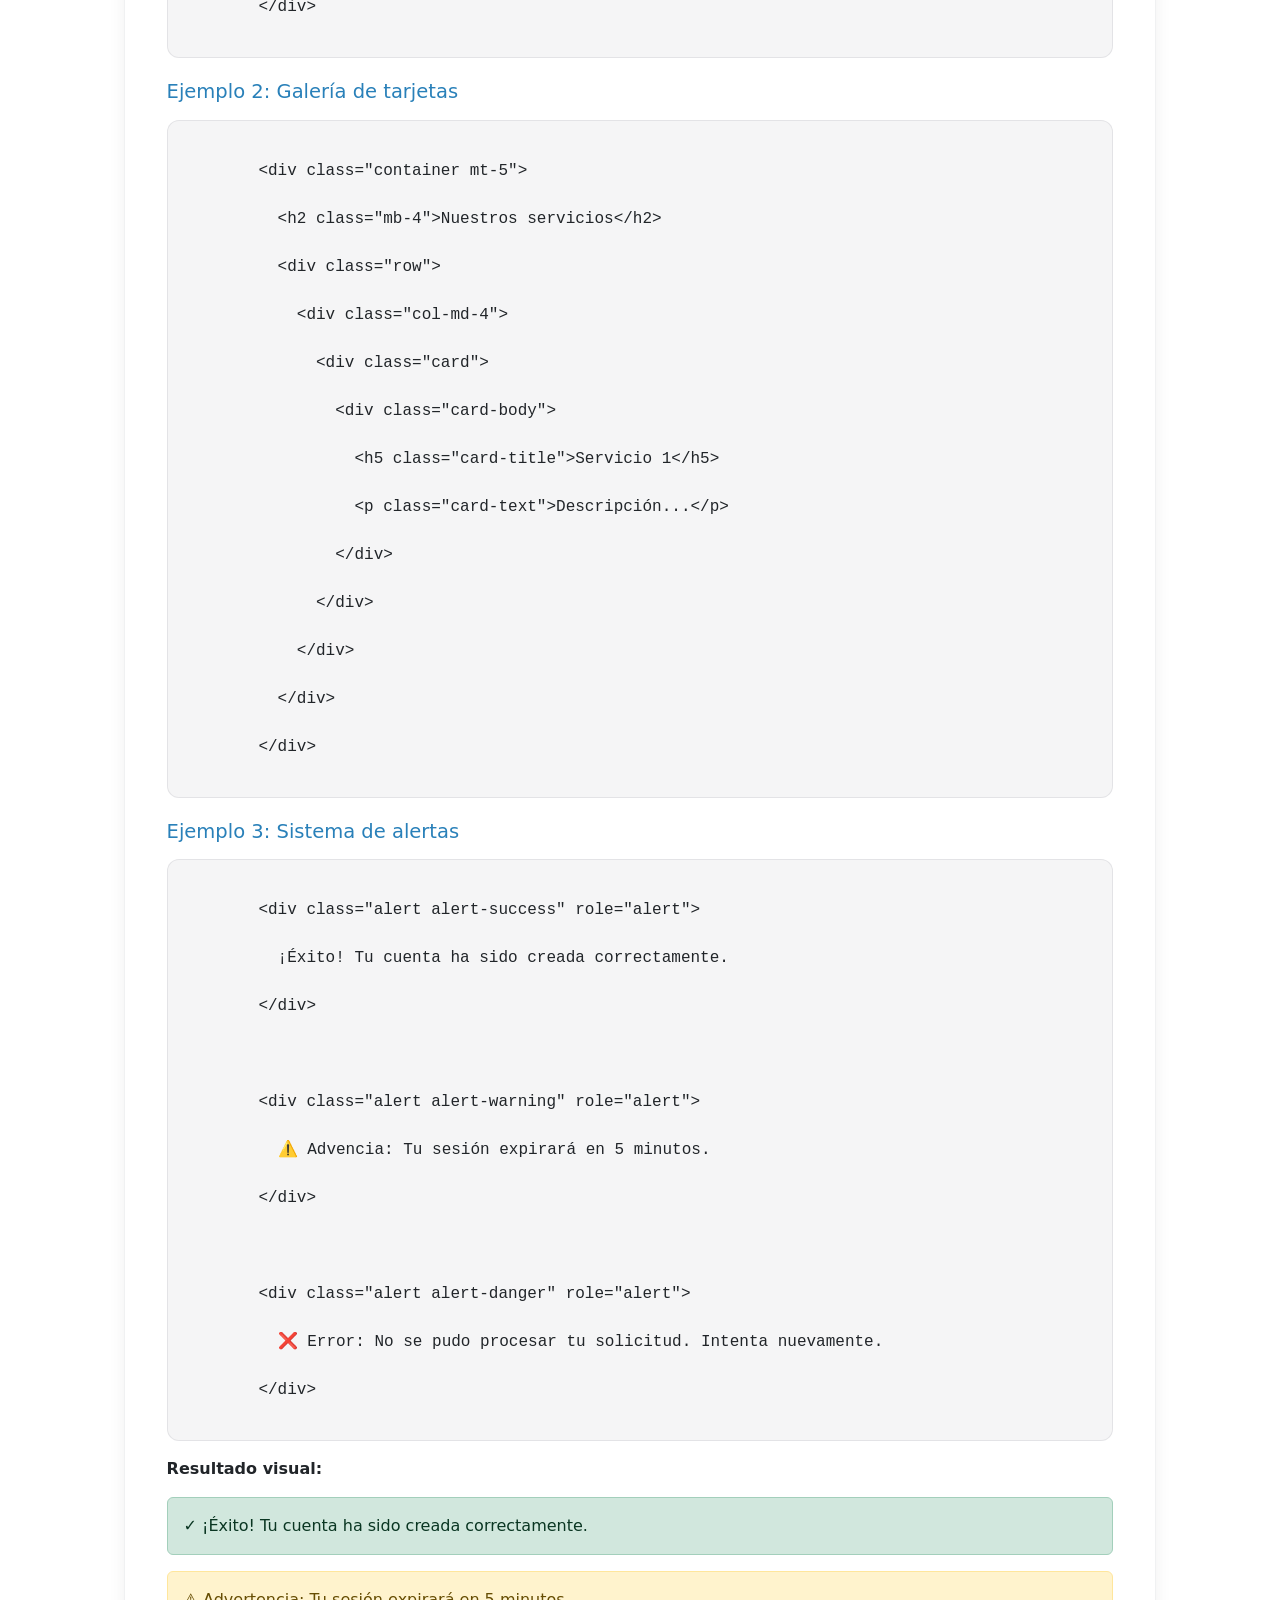
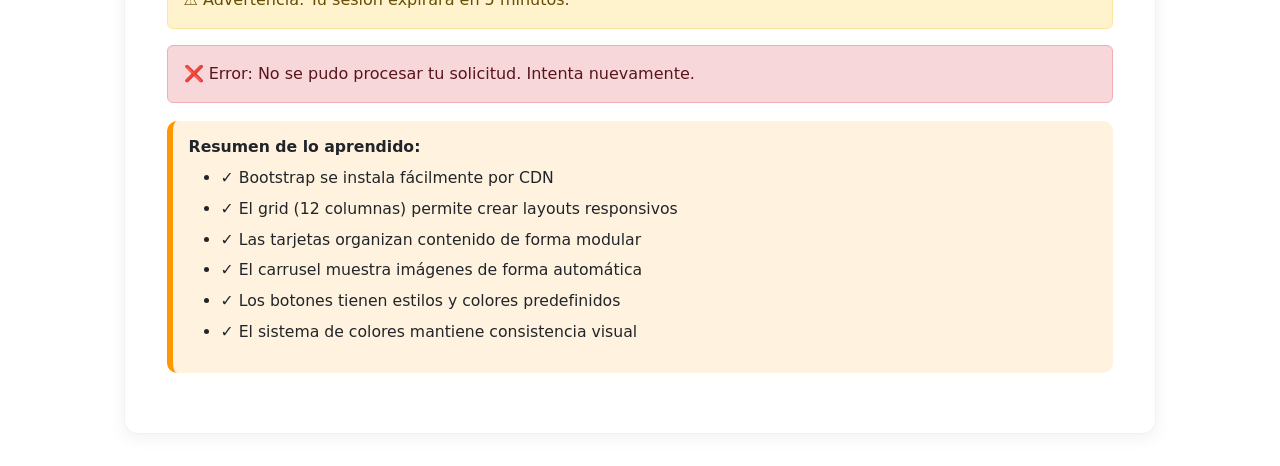
<file: clase4.html>
<!DOCTYPE html>
<html lang="es">

<head>
  <meta charset="UTF-8" />
  <meta name="viewport" content="width=device-width, initial-scale=1.0" />
  <title>Diseño Web - Clase 4 - Bootstrap Práctico</title>

  <link rel="icon" href="img/internet.png" type="image/png">
  <link rel="stylesheet" href="css/styles.css">
  <link rel="stylesheet" href="css/clase.css">
  
  <!-- Bootstrap CDN CSS -->
  <link href="https://cdn.jsdelivr.net/npm/bootstrap@5.3.0/dist/css/bootstrap.min.css" rel="stylesheet">
  
  <style>
    .color-box {
      padding: 20px;
      margin: 10px 0;
      border-radius: 8px;
      text-align: center;
      color: white;
      font-weight: bold;
    }
    
    .grid-example {
      background-color: #f0f0f0;
      padding: 15px;
      margin: 5px;
      border: 2px solid #ddd;
      border-radius: 5px;
      text-align: center;
      font-weight: bold;
    }
    
    .carousel-img {
      max-height: 300px;
      object-fit: cover;
    }
    
    .card-example {
      transition: transform 0.3s ease;
    }
    
    .card-example:hover {
      transform: translateY(-5px);
    }
    
    code {
      background-color: #f4f4f4;
      padding: 2px 6px;
      border-radius: 3px;
      font-family: 'Courier New', monospace;
    }
  </style>
</head>

<body class="class-page">

  <header>
    <h1>Clase 4: Bootstrap Práctico</h1>
    <p class="subtitle">Ejemplos concretos de componentes, grid, tarjetas, carruseles y botones</p>
    <p class="subtitle"><em>"Bootstrap es la herramienta que convierte líneas de código en interfaces profesionales"</em></p>

    <div class="anchorbar">
      <a href="#instalacion">Instalación</a>
      <a href="#grid">Grid</a>
      <a href="#tarjetas">Tarjetas</a>
      <a href="#carrusel">Carrusel</a>
      <a href="#botones">Botones</a>
      <a href="#colores">Colores</a>
      <a href="#ejemplos">Ejemplos</a>
    </div>
  </header>

  <div class="container">

    <!-- SECCIÓN 1: INSTALACIÓN POR CDN -->
    <section id="instalacion">
      <h2>1) Instalación de Bootstrap por CDN</h2>

      <p class="big">
        La forma más rápida de usar Bootstrap es incluirlo mediante <strong>CDN</strong> 
        (Content Delivery Network). No necesitas descargar nada ni instalar dependencias.
      </p>

      <h3>¿Cómo agregar Bootstrap a tu página?</h3>

      <p>
        Simplemente agrega estas dos líneas en el <code>&lt;head&gt;</code> de tu archivo HTML:
      </p>

      <div class="mono-block">
        &lt;!-- Bootstrap CSS --&gt;<br>
        &lt;link href="https://cdn.jsdelivr.net/npm/bootstrap@5.3.0/dist/css/bootstrap.min.css" rel="stylesheet"&gt;
      </div>

      <p>
        Y antes de cerrar el <code>&lt;/body&gt;</code>, agrega el JavaScript de Bootstrap:
      </p>

      <div class="mono-block">
        &lt;!-- Bootstrap JS --&gt;<br>
        &lt;script src="https://cdn.jsdelivr.net/npm/bootstrap@5.3.0/dist/js/bootstrap.bundle.min.js"&gt;&lt;/script&gt;
      </div>

      <div class="extra-info">
        <strong>¿Por qué CDN?</strong> El CDN distribuye el archivo desde servidores alrededor del mundo, 
        lo que hace que tu página cargue más rápido. Además, si otros sitios usan el mismo CDN, 
        el navegador puede usar la versión en caché.
      </div>

      <h3>Estructura básica de una página con Bootstrap</h3>

      <div class="mono-block">
        &lt;!DOCTYPE html&gt;<br>
        &lt;html lang="es"&gt;<br>
        &lt;head&gt;<br>
        &nbsp;&nbsp;&lt;meta charset="UTF-8"&gt;<br>
        &nbsp;&nbsp;&lt;meta name="viewport" content="width=device-width, initial-scale=1.0"&gt;<br>
        &nbsp;&nbsp;&lt;title&gt;Mi página con Bootstrap&lt;/title&gt;<br>
        &nbsp;&nbsp;&lt;link href="https://cdn.jsdelivr.net/npm/bootstrap@5.3.0/dist/css/bootstrap.min.css" rel="stylesheet"&gt;<br>
        &lt;/head&gt;<br>
        &lt;body&gt;<br>
        &nbsp;&nbsp;&lt;div class="container"&gt;<br>
        &nbsp;&nbsp;&nbsp;&nbsp;&lt;h1&gt;¡Hola Bootstrap!&lt;/h1&gt;<br>
        &nbsp;&nbsp;&lt;/div&gt;<br>
        &nbsp;&nbsp;&lt;script src="https://cdn.jsdelivr.net/npm/bootstrap@5.3.0/dist/js/bootstrap.bundle.min.js"&gt;&lt;/script&gt;<br>
        &lt;/body&gt;<br>
        &lt;/html&gt;
      </div>
    </section>

    <!-- SECCIÓN 2: GRID -->
    <section id="grid">
      <h2>2) Sistema de Grid</h2>

      <p class="big">
        El <strong>grid de Bootstrap</strong> divide la pantalla en 12 columnas. 
        Tú decides cuántas columnas ocupan tus elementos en diferentes tamaños de pantalla.
      </p>

      <p>
        Esto permite crear diseños responsivos sin escribir mucho CSS. Bootstrap automáticamente 
        ajusta los elementos al tamaño de la pantalla.
      </p>

      <h3>Ejemplo 1: Tres columnas iguales</h3>

      <div class="mono-block">
        &lt;div class="row"&gt;<br>
        &nbsp;&nbsp;&lt;div class="col"&gt;Columna 1&lt;/div&gt;<br>
        &nbsp;&nbsp;&lt;div class="col"&gt;Columna 2&lt;/div&gt;<br>
        &nbsp;&nbsp;&lt;div class="col"&gt;Columna 3&lt;/div&gt;<br>
        &lt;/div&gt;
      </div>

      <p><strong>Resultado visual:</strong></p>
      <div class="row">
        <div class="col">
          <div class="grid-example">Columna 1</div>
        </div>
        <div class="col">
          <div class="grid-example">Columna 2</div>
        </div>
        <div class="col">
          <div class="grid-example">Columna 3</div>
        </div>
      </div>

      <h3>Ejemplo 2: Columnas con tamaños específicos</h3>

      <div class="mono-block">
        &lt;div class="row"&gt;<br>
        &nbsp;&nbsp;&lt;div class="col-6"&gt;6 columnas (mitad)&lt;/div&gt;<br>
        &nbsp;&nbsp;&lt;div class="col-3"&gt;3 columnas (1/4)&lt;/div&gt;<br>
        &nbsp;&nbsp;&lt;div class="col-3"&gt;3 columnas (1/4)&lt;/div&gt;<br>
        &lt;/div&gt;
      </div>

      <p><strong>Resultado visual:</strong></p>
      <div class="row">
        <div class="col-6">
          <div class="grid-example">6 columnas (mitad)</div>
        </div>
        <div class="col-3">
          <div class="grid-example">3 columnas (1/4)</div>
        </div>
        <div class="col-3">
          <div class="grid-example">3 columnas (1/4)</div>
        </div>
      </div>

      <h3>Ejemplo 3: Responsive - diferentes tamaños en pantallas diferentes</h3>

      <div class="mono-block">
        &lt;div class="row"&gt;<br>
        &nbsp;&nbsp;&lt;div class="col-12 col-md-6 col-lg-3"&gt;Contenido&lt;/div&gt;<br>
        &nbsp;&nbsp;&lt;div class="col-12 col-md-6 col-lg-3"&gt;Contenido&lt;/div&gt;<br>
        &nbsp;&nbsp;&lt;div class="col-12 col-md-6 col-lg-3"&gt;Contenido&lt;/div&gt;<br>
        &nbsp;&nbsp;&lt;div class="col-12 col-md-6 col-lg-3"&gt;Contenido&lt;/div&gt;<br>
        &lt;/div&gt;
      </div>

      <p><strong>Resultado visual:</strong></p>
      <div class="row">
        <div class="col-12 col-md-6 col-lg-3">
          <div class="grid-example">Celular: 12<br>Tablet: 6<br>Desktop: 3</div>
        </div>
        <div class="col-12 col-md-6 col-lg-3">
          <div class="grid-example">Celular: 12<br>Tablet: 6<br>Desktop: 3</div>
        </div>
        <div class="col-12 col-md-6 col-lg-3">
          <div class="grid-example">Celular: 12<br>Tablet: 6<br>Desktop: 3</div>
        </div>
        <div class="col-12 col-md-6 col-lg-3">
          <div class="grid-example">Celular: 12<br>Tablet: 6<br>Desktop: 3</div>
        </div>
      </div>

      <div class="concept-grid">
        <div class="card">
          <div class="hoverline"></div>
          <h3>col-12</h3>
          <p>En móviles: ocupan todo el ancho (12 columnas)</p>
        </div>

        <div class="card">
          <div class="hoverline"></div>
          <h3>col-md-6</h3>
          <p>En tablets (md): ocupan media pantalla (6 columnas)</p>
        </div>

        <div class="card">
          <div class="hoverline"></div>
          <h3>col-lg-3</h3>
          <p>En desktops (lg): ocupan 1/4 de pantalla (3 columnas)</p>
        </div>
      </div>
    </section>

    <!-- SECCIÓN 3: TARJETAS -->
    <section id="tarjetas">
      <h2>3) Tarjetas (Cards)</h2>

      <p class="big">
        Las <strong>tarjetas</strong> son cajas con contenido que se usan para mostrar 
        información de forma organizada. Pueden contener texto, imágenes, botones y más.
      </p>

      <h3>Ejemplo 1: Tarjeta simple con texto</h3>

      <div class="mono-block">
        &lt;div class="card card-example"&gt;<br>
        &nbsp;&nbsp;&lt;div class="card-body"&gt;<br>
        &nbsp;&nbsp;&nbsp;&nbsp;&lt;h5 class="card-title"&gt;Título de la tarjeta&lt;/h5&gt;<br>
        &nbsp;&nbsp;&nbsp;&nbsp;&lt;p class="card-text"&gt;Este es el contenido de texto de la tarjeta.&lt;/p&gt;<br>
        &nbsp;&nbsp;&nbsp;&nbsp;&lt;a href="#" class="btn btn-primary"&gt;Leer más&lt;/a&gt;<br>
        &nbsp;&nbsp;&lt;/div&gt;<br>
        &lt;/div&gt;
      </div>

      <p><strong>Resultado visual:</strong></p>
      <div class="row">
        <div class="col-md-6">
          <div class="card card-example">
            <div class="card-body">
              <h5 class="card-title">Tarjeta con texto</h5>
              <p class="card-text">Este es un ejemplo de tarjeta simple con texto descriptivo y un botón para más información.</p>
              <a href="#" class="btn btn-primary">Leer más</a>
            </div>
          </div>
        </div>
      </div>

      <h3>Ejemplo 2: Tarjeta con imagen</h3>

      <div class="mono-block">
        &lt;div class="card card-example"&gt;<br>
        &nbsp;&nbsp;&lt;img src="https://via.placeholder.com/300x200" class="card-img-top" alt="Imagen"&gt;<br>
        &nbsp;&nbsp;&lt;div class="card-body"&gt;<br>
        &nbsp;&nbsp;&nbsp;&nbsp;&lt;h5 class="card-title"&gt;Tarjeta con imagen&lt;/h5&gt;<br>
        &nbsp;&nbsp;&nbsp;&nbsp;&lt;p class="card-text"&gt;La imagen aparece en la parte superior de la tarjeta.&lt;/p&gt;<br>
        &nbsp;&nbsp;&nbsp;&nbsp;&lt;a href="#" class="btn btn-success"&gt;Ver detalles&lt;/a&gt;<br>
        &nbsp;&nbsp;&lt;/div&gt;<br>
        &lt;/div&gt;
      </div>

      <p><strong>Resultado visual:</strong></p>
      <div class="row">
        <div class="col-md-6">
          <div class="card card-example">
            <img src="img/photo1.jpg" class="card-img-top carousel-img" alt="Imagen ejemplo">
            <div class="card-body">
              <h5 class="card-title">Tarjeta con imagen</h5>
              <p class="card-text">La imagen aparece en la parte superior de la tarjeta y el contenido abajo.</p>
              <a href="#" class="btn btn-success">Ver detalles</a>
            </div>
          </div>
        </div>
      </div>

      <h3>Ejemplo 3: Múltiples tarjetas en una fila</h3>

      <div class="mono-block">
        &lt;div class="row"&gt;<br>
        &nbsp;&nbsp;&lt;div class="col-md-4"&gt;<br>
        &nbsp;&nbsp;&nbsp;&nbsp;&lt;div class="card"&gt;<br>
        &nbsp;&nbsp;&nbsp;&nbsp;&nbsp;&nbsp;&lt;img src="..." class="card-img-top" alt="..."&gt;<br>
        &nbsp;&nbsp;&nbsp;&nbsp;&nbsp;&nbsp;&lt;div class="card-body"&gt;<br>
        &nbsp;&nbsp;&nbsp;&nbsp;&nbsp;&nbsp;&nbsp;&nbsp;&lt;h5 class="card-title"&gt;Tarjeta 1&lt;/h5&gt;<br>
        &nbsp;&nbsp;&nbsp;&nbsp;&nbsp;&nbsp;&nbsp;&nbsp;&lt;p class="card-text"&gt;Contenido...&lt;/p&gt;<br>
        &nbsp;&nbsp;&nbsp;&nbsp;&nbsp;&nbsp;&lt;/div&gt;<br>
        &nbsp;&nbsp;&nbsp;&nbsp;&lt;/div&gt;<br>
        &nbsp;&nbsp;&lt;/div&gt;<br>
        &lt;/div&gt;
      </div>

      <p><strong>Resultado visual:</strong></p>
      <div class="row">
        <div class="col-md-4">
          <div class="card card-example">
            <img src="img/photo2.jpg" class="card-img-top carousel-img" alt="Producto 1">
            <div class="card-body">
              <h5 class="card-title">Producto 1</h5>
              <p class="card-text">Descripción del producto uno</p>
            </div>
          </div>
        </div>
        <div class="col-md-4">
          <div class="card card-example">
            <img src="img/photo3.avif" class="card-img-top carousel-img" alt="Producto 2">
            <div class="card-body">
              <h5 class="card-title">Producto 2</h5>
              <p class="card-text">Descripción del producto dos</p>
            </div>
          </div>
        </div>
        <div class="col-md-4">
          <div class="card card-example">
            <img src="img/photo2.jpg" class="card-img-top carousel-img" alt="Producto 3">
            <div class="card-body">
              <h5 class="card-title">Producto 3</h5>
              <p class="card-text">Descripción del producto tres</p>
            </div>
          </div>
        </div>
      </div>
    </section>

    <!-- SECCIÓN 4: CARRUSEL -->
    <section id="carrusel">
      <h2>4) Carrusel (Carousel)</h2>

      <p class="big">
        Un <strong>carrusel</strong> es un componente que muestra imágenes una después de otra, 
        con botones para navegar. Es útil para galerías, promociones y destacados.
      </p>

      <h3>Ejemplo: Carrusel básico</h3>

      <div class="mono-block">
        &lt;div id="miCarrusel" class="carousel slide" data-bs-ride="carousel"&gt;<br>
        &nbsp;&nbsp;&lt;div class="carousel-inner"&gt;<br>
        &nbsp;&nbsp;&nbsp;&nbsp;&lt;div class="carousel-item active"&gt;<br>
        &nbsp;&nbsp;&nbsp;&nbsp;&nbsp;&nbsp;&lt;img src="imagen1.jpg" class="d-block w-100" alt="..."&gt;<br>
        &nbsp;&nbsp;&nbsp;&nbsp;&lt;/div&gt;<br>
        &nbsp;&nbsp;&nbsp;&nbsp;&lt;div class="carousel-item"&gt;<br>
        &nbsp;&nbsp;&nbsp;&nbsp;&nbsp;&nbsp;&lt;img src="imagen2.jpg" class="d-block w-100" alt="..."&gt;<br>
        &nbsp;&nbsp;&nbsp;&nbsp;&lt;/div&gt;<br>
        &nbsp;&nbsp;&nbsp;&nbsp;&lt;div class="carousel-item"&gt;<br>
        &nbsp;&nbsp;&nbsp;&nbsp;&nbsp;&nbsp;&lt;img src="imagen3.jpg" class="d-block w-100" alt="..."&gt;<br>
        &nbsp;&nbsp;&nbsp;&nbsp;&lt;/div&gt;<br>
        &nbsp;&nbsp;&lt;/div&gt;<br>
        &nbsp;&nbsp;&lt;button class="carousel-control-prev" type="button" data-bs-target="#miCarrusel" data-bs-slide="prev"&gt;<br>
        &nbsp;&nbsp;&nbsp;&nbsp;&lt;span class="carousel-control-prev-icon"&gt;&lt;/span&gt;<br>
        &nbsp;&nbsp;&lt;/button&gt;<br>
        &nbsp;&nbsp;&lt;button class="carousel-control-next" type="button" data-bs-target="#miCarrusel" data-bs-slide="next"&gt;<br>
        &nbsp;&nbsp;&nbsp;&nbsp;&lt;span class="carousel-control-next-icon"&gt;&lt;/span&gt;<br>
        &nbsp;&nbsp;&lt;/button&gt;<br>
        &lt;/div&gt;
      </div>

      <p><strong>Resultado visual:</strong></p>
      <div id="demoCarousel" class="carousel slide" data-bs-ride="carousel">
        <div class="carousel-inner">
          <div class="carousel-item active">
            <img src="img/photo1.jpg" class="d-block w-100 carousel-img" alt="Imagen 1">
          </div>
          <div class="carousel-item">
            <img src="img/photo2.jpg" class="d-block w-100 carousel-img" alt="Imagen 2">
          </div>
          <div class="carousel-item">
            <img src="img/photo3.avif" class="d-block w-100 carousel-img" alt="Imagen 3">
          </div>
        </div>
        <button class="carousel-control-prev" type="button" data-bs-target="#demoCarousel" data-bs-slide="prev">
          <span class="carousel-control-prev-icon"></span>
        </button>
        <button class="carousel-control-next" type="button" data-bs-target="#demoCarousel" data-bs-slide="next">
          <span class="carousel-control-next-icon"></span>
        </button>
      </div>

      <div class="extra-info">
        <strong>Notas importantes:</strong>
        <ul>
          <li><code>carousel-item active</code> indica cuál es la primera imagen a mostrar</li>
          <li><code>data-bs-ride="carousel"</code> hace que el carrusel se mueva automáticamente</li>
          <li>Los botones prev y next permiten navegar manualmente</li>
        </ul>
      </div>
    </section>

    <!-- SECCIÓN 5: BOTONES -->
    <section id="botones">
      <h2>5) Botones de Bootstrap</h2>

      <p class="big">
        Bootstrap ofrece botones con estilos predefinidos. Cada uno tiene un propósito visual específico 
        que ayuda al usuario a entender qué hacer.
      </p>

      <h3>Estructura básica de un botón</h3>

      <div class="mono-block">
        &lt;button class="btn btn-primary"&gt;Botón&lt;/button&gt;<br>
        &lt;a href="#" class="btn btn-secondary"&gt;Enlace como botón&lt;/a&gt;
      </div>

      <h3>Diferentes tipos de botones (por propósito)</h3>

      <p><strong>Resultado visual:</strong></p>
      <div class="row mb-4">
        <div class="col-12">
          <button class="btn btn-primary me-2 mb-2">btn-primary</button>
          <button class="btn btn-secondary me-2 mb-2">btn-secondary</button>
          <button class="btn btn-success me-2 mb-2">btn-success</button>
          <button class="btn btn-danger me-2 mb-2">btn-danger</button>
          <button class="btn btn-warning me-2 mb-2">btn-warning</button>
          <button class="btn btn-info me-2 mb-2">btn-info</button>
          <button class="btn btn-light me-2 mb-2">btn-light</button>
          <button class="btn btn-dark me-2 mb-2">btn-dark</button>
        </div>
      </div>

      <h3>Tamaños de botones</h3>

      <div class="mono-block">
        &lt;button class="btn btn-primary btn-lg"&gt;Botón grande&lt;/button&gt;<br>
        &lt;button class="btn btn-primary"&gt;Botón normal&lt;/button&gt;<br>
        &lt;button class="btn btn-primary btn-sm"&gt;Botón pequeño&lt;/button&gt;
      </div>

      <p><strong>Resultado visual:</strong></p>
      <div class="row mb-4">
        <div class="col-12">
          <button class="btn btn-primary btn-lg me-2">Botón grande</button>
          <button class="btn btn-primary me-2">Botón normal</button>
          <button class="btn btn-primary btn-sm me-2">Botón pequeño</button>
        </div>
      </div>

      <h3>Botones de contorno (outline)</h3>

      <div class="mono-block">
        &lt;button class="btn btn-outline-primary"&gt;Outline&lt;/button&gt;<br>
        &lt;button class="btn btn-outline-danger"&gt;Outline&lt;/button&gt;<br>
        &lt;button class="btn btn-outline-success"&gt;Outline&lt;/button&gt;
      </div>

      <p><strong>Resultado visual:</strong></p>
      <div class="row mb-4">
        <div class="col-12">
          <button class="btn btn-outline-primary me-2 mb-2">btn-outline-primary</button>
          <button class="btn btn-outline-secondary me-2 mb-2">btn-outline-secondary</button>
          <button class="btn btn-outline-success me-2 mb-2">btn-outline-success</button>
          <button class="btn btn-outline-danger me-2 mb-2">btn-outline-danger</button>
          <button class="btn btn-outline-warning me-2 mb-2">btn-outline-warning</button>
          <button class="btn btn-outline-info me-2 mb-2">btn-outline-info</button>
        </div>
      </div>

      <div class="concept-grid">
        <div class="card">
          <div class="hoverline"></div>
          <h3>btn-primary</h3>
          <p>Botón principal para acciones principales (azul)</p>
        </div>

        <div class="card">
          <div class="hoverline"></div>
          <h3>btn-danger</h3>
          <p>Advertencia o acciones destructivas (rojo)</p>
        </div>

        <div class="card">
          <div class="hoverline"></div>
          <h3>btn-success</h3>
          <p>Confirmación o acciones positivas (verde)</p>
        </div>

        <div class="card">
          <div class="hoverline"></div>
          <h3>btn-warning</h3>
          <p>Alertas o precaución (amarillo)</p>
        </div>

        <div class="card">
          <div class="hoverline"></div>
          <h3>btn-outline-*</h3>
          <p>Botones con bordes, menos énfasis que los sólidos</p>
        </div>

        <div class="card">
          <div class="hoverline"></div>
          <h3>btn-lg / btn-sm</h3>
          <p>Variaciones de tamaño para diferentes contextos</p>
        </div>
      </div>
    </section>

    <!-- SECCIÓN 6: COLORES EN BOOTSTRAP -->
    <section id="colores">
      <h2>6) Sistema de colores de Bootstrap</h2>

      <p class="big">
        Bootstrap define una paleta de colores estándar. Estos colores se usan en botones, 
        alertas, fondos, textos y componentes. Conocerlos te ayuda a usar Bootstrap de forma consistente.
      </p>

      <h3>Colores principales y sus significados</h3>

      <div class="row">
        <div class="col-md-6 col-lg-4">
          <div class="color-box" style="background-color: #0d6efd;">
            <strong>Primary - #0d6efd</strong><br>
            Acciones principales
          </div>
        </div>
        <div class="col-md-6 col-lg-4">
          <div class="color-box" style="background-color: #6c757d;">
            <strong>Secondary - #6c757d</strong><br>
            Acciones secundarias
          </div>
        </div>
        <div class="col-md-6 col-lg-4">
          <div class="color-box" style="background-color: #198754;">
            <strong>Success - #198754</strong><br>
            Confirmación positiva
          </div>
        </div>
        <div class="col-md-6 col-lg-4">
          <div class="color-box" style="background-color: #dc3545;">
            <strong>Danger - #dc3545</strong><br>
            Errores o acciones destructivas
          </div>
        </div>
        <div class="col-md-6 col-lg-4">
          <div class="color-box" style="background-color: #ffc107;">
            <strong>Warning - #ffc107</strong><br>
            Advertencias
          </div>
        </div>
        <div class="col-md-6 col-lg-4">
          <div class="color-box" style="background-color: #0dcaf0;">
            <strong>Info - #0dcaf0</strong><br>
            Información importante
          </div>
        </div>
        <div class="col-md-6 col-lg-4">
          <div class="color-box" style="background-color: #f8f9fa;">
            color: #333;
            <strong>Light - #f8f9fa</strong><br>
            Fondos claros
          </div>
        </div>
        <div class="col-md-6 col-lg-4">
          <div class="color-box" style="background-color: #212529;">
            <strong>Dark - #212529</strong><br>
            Textos oscuros
          </div>
        </div>
      </div>

      <h3>Cómo usar los colores en tu código</h3>

      <div class="mono-block">
        &lt;!-- Botones con colores --&gt;<br>
        &lt;button class="btn btn-primary"&gt;Primario&lt;/button&gt;<br>
        &lt;button class="btn btn-success"&gt;Éxito&lt;/button&gt;<br>
        &lt;button class="btn btn-danger"&gt;Peligro&lt;/button&gt;<br>
        <br>
        &lt;!-- Alertas con colores --&gt;<br>
        &lt;div class="alert alert-success"&gt;¡Operación exitosa!&lt;/div&gt;<br>
        &lt;div class="alert alert-danger"&gt;Ha ocurrido un error&lt;/div&gt;<br>
        <br>
        &lt;!-- Texto con colores --&gt;<br>
        &lt;p class="text-primary"&gt;Texto en color primario&lt;/p&gt;<br>
        &lt;p class="text-danger"&gt;Texto en rojo&lt;/p&gt;<br>
        <br>
        &lt;!-- Fondos con colores --&gt;<br>
        &lt;div class="bg-warning p-3"&gt;Fondo amarillo&lt;/div&gt;<br>
        &lt;div class="bg-info p-3"&gt;Fondo azul claro&lt;/div&gt;
      </div>
    </section>

    <!-- SECCIÓN 7: EJEMPLOS PRÁCTICOS -->
    <section id="ejemplos">
      <h2>7) Ejemplos prácticos completos</h2>

      <h3>Ejemplo 1: Página de producto</h3>

      <div class="mono-block">
        &lt;div class="container mt-5"&gt;<br>
        &nbsp;&nbsp;&lt;div class="row"&gt;<br>
        &nbsp;&nbsp;&nbsp;&nbsp;&lt;div class="col-md-6"&gt;<br>
        &nbsp;&nbsp;&nbsp;&nbsp;&nbsp;&nbsp;&lt;img src="producto.jpg" class="img-fluid" alt="Producto"&gt;<br>
        &nbsp;&nbsp;&nbsp;&nbsp;&lt;/div&gt;<br>
        &nbsp;&nbsp;&nbsp;&nbsp;&lt;div class="col-md-6"&gt;<br>
        &nbsp;&nbsp;&nbsp;&nbsp;&nbsp;&nbsp;&lt;h1&gt;Producto Premium&lt;/h1&gt;<br>
        &nbsp;&nbsp;&nbsp;&nbsp;&nbsp;&nbsp;&lt;p class="text-muted"&gt;Descripción del producto...&lt;/p&gt;<br>
        &nbsp;&nbsp;&nbsp;&nbsp;&nbsp;&nbsp;&lt;h3 class="text-success"&gt;$99.99&lt;/h3&gt;<br>
        &nbsp;&nbsp;&nbsp;&nbsp;&nbsp;&nbsp;&lt;button class="btn btn-primary btn-lg"&gt;Comprar ahora&lt;/button&gt;<br>
        &nbsp;&nbsp;&nbsp;&nbsp;&lt;/div&gt;<br>
        &nbsp;&nbsp;&lt;/div&gt;<br>
        &lt;/div&gt;
      </div>

      <h3>Ejemplo 2: Galería de tarjetas</h3>

      <div class="mono-block">
        &lt;div class="container mt-5"&gt;<br>
        &nbsp;&nbsp;&lt;h2 class="mb-4"&gt;Nuestros servicios&lt;/h2&gt;<br>
        &nbsp;&nbsp;&lt;div class="row"&gt;<br>
        &nbsp;&nbsp;&nbsp;&nbsp;&lt;div class="col-md-4"&gt;<br>
        &nbsp;&nbsp;&nbsp;&nbsp;&nbsp;&nbsp;&lt;div class="card"&gt;<br>
        &nbsp;&nbsp;&nbsp;&nbsp;&nbsp;&nbsp;&nbsp;&nbsp;&lt;div class="card-body"&gt;<br>
        &nbsp;&nbsp;&nbsp;&nbsp;&nbsp;&nbsp;&nbsp;&nbsp;&nbsp;&nbsp;&lt;h5 class="card-title"&gt;Servicio 1&lt;/h5&gt;<br>
        &nbsp;&nbsp;&nbsp;&nbsp;&nbsp;&nbsp;&nbsp;&nbsp;&nbsp;&nbsp;&lt;p class="card-text"&gt;Descripción...&lt;/p&gt;<br>
        &nbsp;&nbsp;&nbsp;&nbsp;&nbsp;&nbsp;&nbsp;&nbsp;&lt;/div&gt;<br>
        &nbsp;&nbsp;&nbsp;&nbsp;&nbsp;&nbsp;&lt;/div&gt;<br>
        &nbsp;&nbsp;&nbsp;&nbsp;&lt;/div&gt;<br>
        &nbsp;&nbsp;&lt;/div&gt;<br>
        &lt;/div&gt;
      </div>

      <h3>Ejemplo 3: Sistema de alertas</h3>

      <div class="mono-block">
        &lt;div class="alert alert-success" role="alert"&gt;<br>
        &nbsp;&nbsp;¡Éxito! Tu cuenta ha sido creada correctamente.<br>
        &lt;/div&gt;<br>
        <br>
        &lt;div class="alert alert-warning" role="alert"&gt;<br>
        &nbsp;&nbsp;⚠️ Advencia: Tu sesión expirará en 5 minutos.<br>
        &lt;/div&gt;<br>
        <br>
        &lt;div class="alert alert-danger" role="alert"&gt;<br>
        &nbsp;&nbsp;❌ Error: No se pudo procesar tu solicitud. Intenta nuevamente.<br>
        &lt;/div&gt;
      </div>

      <p><strong>Resultado visual:</strong></p>
      <div class="alert alert-success">✓ ¡Éxito! Tu cuenta ha sido creada correctamente.</div>
      <div class="alert alert-warning">⚠️ Advertencia: Tu sesión expirará en 5 minutos.</div>
      <div class="alert alert-danger">❌ Error: No se pudo procesar tu solicitud. Intenta nuevamente.</div>

      <div class="extra-info">
        <strong>Resumen de lo aprendido:</strong>
        <ul>
          <li>✓ Bootstrap se instala fácilmente por CDN</li>
          <li>✓ El grid (12 columnas) permite crear layouts responsivos</li>
          <li>✓ Las tarjetas organizan contenido de forma modular</li>
          <li>✓ El carrusel muestra imágenes de forma automática</li>
          <li>✓ Los botones tienen estilos y colores predefinidos</li>
          <li>✓ El sistema de colores mantiene consistencia visual</li>
        </ul>
      </div>
    </section>

  </div>

  <!-- Bootstrap JS -->
  <script src="https://cdn.jsdelivr.net/npm/bootstrap@5.3.0/dist/js/bootstrap.bundle.min.js"></script>

</body>

</html>
</file>
<file: css/styles.css>
:root {
    --primary-color: #1a5276;
    --secondary-color: #2980b9;
    --accent-color: #ecf0f1;
    --text-color: #2c3e50;
    --highlight: #e67e22;
    --soft: #f4f7f6;
    --ink: #0f172a;
    --white: #ffffff;
    --muted: #64748b;
    --border: rgba(15, 23, 42, 0.08);
    --shadow: 0 10px 30px rgba(15, 23, 42, 0.08);
    --radius: 16px;
}

* {
    box-sizing: border-box;
}

html {
    scroll-behavior: smooth;
}

body {
    margin: 0;
    font-family: "Segoe UI", Arial, sans-serif;
    line-height: 1.7;
    background: var(--soft);
    color: var(--text-color);
}

a {
    color: inherit;
}

/* Contenedor general */
.container {
    width: min(1080px, 90%);
    margin: 0 auto;
}

/* Header principal */
.hero-header {
    background: linear-gradient(135deg, var(--primary-color), var(--secondary-color));
    color: white;
    position: relative;
    overflow: hidden;
}

.header-glow {
    position: absolute;
    inset: -40px;
    background:
        radial-gradient(circle at 20% 10%, rgba(255, 255, 255, 0.18), transparent 40%),
        radial-gradient(circle at 80% 30%, rgba(255, 255, 255, 0.12), transparent 45%),
        radial-gradient(circle at 50% 90%, rgba(255, 255, 255, 0.10), transparent 55%);
    pointer-events: none;
}

.header-content {
    position: relative;
    z-index: 1;
}

/* Navegación */
.topnav {
    min-height: 76px;
    display: flex;
    align-items: center;
    justify-content: space-between;
    gap: 20px;
}

.brand {
    text-decoration: none;
    font-weight: 900;
    font-size: 1.4rem;
    letter-spacing: 0.3px;
}

.brand span {
    color: #ffd9a3;
}

.nav-actions {
    display: flex;
    gap: 10px;
    flex-wrap: wrap;
    justify-content: flex-end;
}

.nav-actions a {
    color: white;
    text-decoration: none;
    padding: 8px 12px;
    border-radius: 999px;
    border: 1px solid rgba(255, 255, 255, 0.35);
    background: rgba(255, 255, 255, 0.08);
    font-weight: 800;
    font-size: 0.92rem;
    transition: 0.2s ease;
}

.nav-actions a:hover {
    transform: translateY(-1px);
    background: rgba(255, 255, 255, 0.16);
}

/* Hero */
.hero {
    padding: 4rem 0 4.5rem;
    display: grid;
    grid-template-columns: 1.5fr 0.9fr;
    gap: 32px;
    align-items: center;
}

.tag {
    display: inline-block;
    background: rgba(255, 255, 255, 0.14);
    color: white;
    border: 1px solid rgba(255, 255, 255, 0.25);
    padding: 7px 13px;
    border-radius: 999px;
    font-weight: 900;
    font-size: 0.9rem;
    margin-bottom: 16px;
}

.tag.light {
    background: rgba(41, 128, 185, 0.12);
    color: var(--primary-color);
    border-color: rgba(41, 128, 185, 0.18);
}

.hero h1 {
    margin: 0 0 12px;
    font-size: clamp(2.3rem, 5vw, 4rem);
    line-height: 1.1;
}

.hero p {
    max-width: 680px;
    margin: 0 0 24px;
    font-size: 1.08rem;
    opacity: 0.96;
}

.hero-buttons {
    display: flex;
    gap: 12px;
    flex-wrap: wrap;
}

.btn {
    text-decoration: none;
    padding: 11px 16px;
    border-radius: 11px;
    font-weight: 900;
    transition: 0.2s ease;
}

.btn:hover {
    transform: translateY(-2px);
}

.btn.primary {
    background: var(--highlight);
    color: white;
}

.btn.secondary {
    color: white;
    border: 1px solid rgba(255, 255, 255, 0.35);
    background: rgba(255, 255, 255, 0.08);
}

.hero-card {
    background: rgba(255, 255, 255, 0.12);
    border: 1px solid rgba(255, 255, 255, 0.24);
    border-radius: var(--radius);
    padding: 28px;
    box-shadow: 0 12px 34px rgba(15, 23, 42, 0.12);
    backdrop-filter: blur(8px);
}

.hero-card h2 {
    margin: 0 0 12px;
    font-size: 1.35rem;
}

.hero-card ul {
    margin: 0;
    padding-left: 20px;
}

.hero-card li {
    margin: 0.45rem 0;
}

/* Secciones */
.section {
    margin: 2rem auto;
    background: var(--white);
    padding: 2.6rem;
    border-radius: 14px;
    box-shadow: 0 4px 18px rgba(0, 0, 0, 0.06);
    border: 1px solid var(--border);
}

.section-title {
    text-align: center;
    max-width: 760px;
    margin: 0 auto 32px;
}

.section-title h2,
.learning-box h2 {
    color: var(--primary-color);
    margin: 0 0 10px;
    font-size: 1.8rem;
}

.section-title p,
.learning-box p {
    color: var(--muted);
    margin: 0;
}

/* Tarjetas de clases */
.class-grid {
    display: grid;
    grid-template-columns: repeat(auto-fit, minmax(280px, 1fr));
    gap: 22px;
}

.class-card {
    position: relative;
    overflow: hidden;
    text-decoration: none;
    background: var(--accent-color);
    color: var(--text-color);
    border-radius: 14px;
    padding: 24px;
    border: 1px solid rgba(15, 23, 42, 0.08);
    box-shadow: 0 4px 18px rgba(0, 0, 0, 0.04);
    transition: transform 0.22s ease, box-shadow 0.22s ease;
}

.class-card:hover {
    transform: translateY(-5px);
    box-shadow: var(--shadow);
}

.card-line {
    position: absolute;
    inset: 0 0 auto;
    height: 5px;
    background: linear-gradient(90deg, var(--highlight), rgba(230, 126, 34, 0.15));
}

.class-top {
    display: flex;
    justify-content: space-between;
    gap: 10px;
    align-items: center;
    margin-bottom: 18px;
    flex-wrap: wrap;
}

.class-number {
    display: inline-block;
    background: rgba(41, 128, 185, 0.12);
    color: var(--primary-color);
    padding: 5px 10px;
    border-radius: 999px;
    font-weight: 900;
    font-size: 0.88rem;
}

.class-status {
    display: inline-block;
    background: rgba(30, 132, 73, 0.12);
    color: #1e8449;
    padding: 5px 10px;
    border-radius: 999px;
    font-weight: 900;
    font-size: 0.82rem;
}

.class-card h3 {
    margin: 0 0 10px;
    color: var(--secondary-color);
    font-size: 1.35rem;
}

.class-card p {
    margin: 0 0 18px;
}

.class-tags {
    display: flex;
    flex-wrap: wrap;
    gap: 8px;
    margin-bottom: 18px;
}

.class-tags span {
    background: white;
    color: var(--primary-color);
    border: 1px solid rgba(41, 128, 185, 0.14);
    padding: 5px 9px;
    border-radius: 999px;
    font-weight: 800;
    font-size: 0.82rem;
}

.card-action {
    color: var(--highlight);
    font-weight: 900;
}

/* Ruta sugerida */
.learning-box {
    display: grid;
    grid-template-columns: 1.2fr 1fr;
    gap: 26px;
    align-items: center;
    background: linear-gradient(180deg, #fbfcfe, #f7fbff);
    border: 1px solid rgba(41, 128, 185, 0.16);
    border-radius: 14px;
    padding: 28px;
}

.steps {
    display: grid;
    gap: 12px;
}

.step {
    display: flex;
    align-items: center;
    gap: 14px;
    background: white;
    border: 1px solid rgba(15, 23, 42, 0.08);
    border-radius: 12px;
    padding: 14px;
}

.step strong {
    width: 38px;
    height: 38px;
    border-radius: 50%;
    background: linear-gradient(135deg, var(--primary-color), var(--secondary-color));
    color: white;
    display: grid;
    place-items: center;
}

.step span {
    font-weight: 900;
    color: var(--text-color);
}

/* Información */
.info-grid {
    display: grid;
    grid-template-columns: repeat(auto-fit, minmax(220px, 1fr));
    gap: 18px;
}

.info-card {
    background: var(--accent-color);
    border-radius: 14px;
    padding: 22px;
    border: 1px solid rgba(15, 23, 42, 0.08);
    transition: 0.2s ease;
}

.info-card:hover {
    transform: translateY(-4px);
    box-shadow: var(--shadow);
}

.info-card h3 {
    margin: 0 0 8px;
    color: var(--secondary-color);
}

.info-card p {
    margin: 0;
}

/* Footer */
.site-footer {
    background: var(--ink);
    color: #cbd5e1;
    padding: 24px 0;
}

.footer-inner {
    display: flex;
    justify-content: space-between;
    gap: 16px;
    flex-wrap: wrap;
}

.footer-inner p {
    margin: 0;
}

/* Responsive */
@media (max-width: 820px) {
    .topnav {
        flex-direction: column;
        justify-content: center;
        padding: 18px 0;
        text-align: center;
    }

    .nav-actions {
        justify-content: center;
    }

    .hero {
        grid-template-columns: 1fr;
        padding: 3rem 0 3.5rem;
        text-align: center;
    }

    .hero p {
        margin-left: auto;
        margin-right: auto;
    }

    .hero-buttons {
        justify-content: center;
    }

    .section {
        padding: 1.6rem;
    }

    .learning-box {
        grid-template-columns: 1fr;
    }

    .footer-inner {
        flex-direction: column;
        text-align: center;
    }
}

@media (max-width: 480px) {
    .hero h1 {
        font-size: 2.2rem;
    }

    .btn {
        width: 100%;
        text-align: center;
    }

    .hero-buttons {
        flex-direction: column;
    }

    .class-card {
        padding: 22px;
    }
}
</file>
<file: css/clase.css>
:root {
    --ok: #1e8449;
    --warn: #b9770e;
    --bad: #922b21;
    --violet: #6c5ce7;
}

.class-page header {
    background: linear-gradient(135deg, var(--primary-color), var(--secondary-color));
    color: white;
    padding: 3.2rem 1rem 2.4rem;
    text-align: center;
    position: relative;
    overflow: hidden;
}

.class-page header::after {
    content: "";
    position: absolute;
    inset: -40px;
    background:
        radial-gradient(circle at 20% 10%, rgba(255, 255, 255, 0.18), transparent 40%),
        radial-gradient(circle at 80% 30%, rgba(255, 255, 255, 0.12), transparent 45%),
        radial-gradient(circle at 50% 90%, rgba(255, 255, 255, 0.10), transparent 55%);
    pointer-events: none;
}

.class-page header h1,
.class-page header p,
.anchorbar {
    position: relative;
    z-index: 1;
}

.class-page header h1 {
    margin: 0 0 0.4rem;
    font-size: 2.2rem;
    letter-spacing: 0.2px;
}

.class-page header p {
    margin: 0.2rem 0;
    opacity: 0.97;
}

.subtitle {
    font-size: 1.05rem;
}

.class-page .container {
    max-width: 1080px;
    margin: 2rem auto;
    padding: 0 1.5rem;
}

.class-page section {
    background: white;
    padding: 2.6rem;
    margin-bottom: 2rem;
    border-radius: 14px;
    box-shadow: 0 4px 18px rgba(0, 0, 0, 0.06);
    border: 1px solid rgba(15, 23, 42, 0.06);
}

.class-page h2 {
    color: var(--primary-color);
    border-left: 6px solid var(--highlight);
    padding-left: 14px;
    margin-top: 0;
    font-size: 1.6rem;
}

.class-page h3 {
    color: var(--secondary-color);
    margin: 1.4rem 0 0.55rem;
    font-size: 1.22rem;
}

.big {
    font-size: 1.18rem;
}

.anchorbar {
    display: flex;
    flex-wrap: wrap;
    justify-content: center;
    gap: 10px;
    margin-top: 14px;
}

.anchorbar a {
    color: white;
    text-decoration: none;
    padding: 9px 12px;
    border-radius: 999px;
    border: 1px solid rgba(255, 255, 255, 0.35);
    background: rgba(255, 255, 255, 0.08);
    transition: transform 0.15s ease, background 0.15s ease;
    font-weight: 800;
    font-size: 0.92rem;
}

.anchorbar a:hover {
    transform: translateY(-1px);
    background: rgba(255, 255, 255, 0.16);
}

.concept-grid {
    display: grid;
    grid-template-columns: repeat(auto-fit, minmax(270px, 1fr));
    gap: 18px;
    margin-top: 18px;
}

.card {
    background: var(--accent-color);
    padding: 1.35rem;
    border-radius: 12px;
    transition: transform 0.22s ease, box-shadow 0.22s ease;
    border: 1px solid rgba(0, 0, 0, 0.06);
    position: relative;
    overflow-x: auto;
}

.card:hover {
    transform: translateY(-4px);
    box-shadow: 0 8px 20px rgba(0, 0, 0, 0.08);
}

.card h3 {
    margin-top: 0;
}

.hoverline {
    position: absolute;
    left: 0;
    top: 0;
    height: 4px;
    width: 100%;
    background: linear-gradient(90deg, var(--highlight), rgba(230, 126, 34, 0.15));
    opacity: 0;
    transform: translateY(-6px);
    transition: opacity 0.22s ease, transform 0.22s ease;
}

.card:hover .hoverline {
    opacity: 1;
    transform: translateY(0);
}

.pill {
    display: inline-block;
    padding: 0.25rem 0.6rem;
    border-radius: 999px;
    background: rgba(41, 128, 185, 0.12);
    color: var(--secondary-color);
    font-weight: 800;
    font-size: 0.85rem;
    margin: 0.15rem 0.25rem 0.15rem 0;
}

.pill.violet {
    background: rgba(108, 92, 231, 0.12);
    color: var(--violet);
}

.pill.orange {
    background: rgba(230, 126, 34, 0.12);
    color: var(--highlight);
}

.extra-info {
    background-color: #fff3e0;
    border-left: 6px solid #ff9800;
    padding: 14px 16px;
    margin: 18px 0;
    font-size: 0.98rem;
    border-radius: 10px;
}

.callout {
    padding: 14px 16px;
    border-radius: 12px;
    margin: 14px 0;
    border: 1px solid rgba(0, 0, 0, 0.06);
    background: #f8fbff;
}

.stepbox {
    background: linear-gradient(180deg, #fbfcfe, #f7fbff);
    border: 1px solid rgba(0, 0, 0, 0.06);
    border-radius: 12px;
    padding: 14px 16px;
    margin: 12px 0;
}

.mono-block {
    font-family: ui-monospace, SFMono-Regular, Menlo, Monaco, Consolas, "Liberation Mono", "Courier New", monospace;
    background: rgba(15, 23, 42, 0.04);
    border: 1px solid rgba(15, 23, 42, 0.08);
    border-radius: 12px;
    padding: 14px;
    overflow-x: auto;
    margin: 16px 0;
    white-space: pre-wrap;
}

.class-page code {
    background: rgba(41, 128, 185, 0.1);
    color: var(--primary-color);
    padding: 2px 5px;
    border-radius: 5px;
    font-weight: 700;
}

.table-wrap {
    width: 100%;
    max-width: 100%;
    overflow-x: auto;
    -webkit-overflow-scrolling: touch;
    border-radius: 12px;
}

.table-wrap table {
    width: 100%;
    min-width: 760px;
    border-collapse: collapse;
}

.class-page table {
    width: 100%;
    border-collapse: collapse;
    margin: 18px 0;
    overflow: hidden;
    border-radius: 12px;
}

.class-page th,
.class-page td {
    padding: 12px;
    border: 1px solid #e6e6e6;
    text-align: left;
    vertical-align: top;
}

.class-page th {
    background-color: var(--primary-color);
    color: white;
}

.class-page ul li,
.class-page ol li {
    margin: 0.45rem 0;
}

.quiz {
    background: #f7faff;
    border: 1px solid rgba(41, 128, 185, 0.18);
    border-radius: 14px;
    padding: 18px;
    margin-top: 12px;
}

.quiz .q {
    padding: 12px 0;
    border-top: 1px dashed rgba(0, 0, 0, 0.12);
}

.quiz .q:first-child {
    border-top: none;
}

.quiz label {
    display: block;
    margin: 6px 0;
    cursor: pointer;
}

.btn-row {
    display: flex;
    gap: 10px;
    flex-wrap: wrap;
    margin-top: 12px;
    align-items: center;
}

.class-page .btn {
    background: var(--primary-color);
    color: white;
    border: none;
    padding: 10px 14px;
    border-radius: 10px;
    cursor: pointer;
    font-weight: 800;
    transition: transform 0.15s ease, opacity 0.15s ease;
    text-decoration: none;
    display: inline-block;
}

.class-page .btn:hover {
    transform: translateY(-1px);
    opacity: 0.95;
}

.class-page .btn.ghost {
    background: transparent;
    color: var(--primary-color);
    border: 2px solid rgba(26, 82, 118, 0.25);
}

.result {
    margin-top: 10px;
    padding: 10px 12px;
    border-radius: 12px;
    display: none;
    font-weight: 900;
}

.result.ok {
    background: rgba(30, 132, 73, 0.12);
    color: var(--ok);
    display: block;
}

.result.warn {
    background: rgba(185, 119, 14, 0.12);
    color: var(--warn);
    display: block;
}

.result.bad {
    background: rgba(146, 43, 33, 0.12);
    color: var(--bad);
    display: block;
}

.class-page footer {
    text-align: center;
    padding: 2rem;
    color: #7f8c8d;
    font-size: 0.95rem;
}

.preview-box {
    border: 1px dashed rgba(41, 128, 185, 0.45);
    background: #f7faff;
    border-radius: 14px;
    padding: 18px;
    margin: 16px 0;
}

.demo-page {
    background: white;
    border-radius: 12px;
    border: 1px solid rgba(15, 23, 42, 0.12);
    overflow: hidden;
}

.demo-page header {
    background: linear-gradient(135deg, #1a5276, #2980b9);
    color: white;
    padding: 1.3rem;
    text-align: left;
}

.demo-page header::after {
    display: none;
}

.demo-page nav {
    background: #ecf0f1;
    padding: 0.8rem 1rem;
}

.demo-page nav a {
    color: var(--primary-color);
    text-decoration: none;
    font-weight: 800;
    margin-right: 12px;
}

.demo-page main {
    padding: 1rem;
}

.demo-page article {
    background: #f8fbff;
    border: 1px solid rgba(41, 128, 185, 0.16);
    border-radius: 10px;
    padding: 1rem;
    margin-bottom: 1rem;
}

.demo-page footer {
    background: #0f172a;
    color: #cbd5e1;
    text-align: center;
    padding: 1rem;
}

.style-demo {
    background: #ffffff;
    border: 1px solid rgba(15, 23, 42, 0.12);
    border-radius: 14px;
    padding: 18px;
    margin-top: 14px;
}

.tarjeta-demo {
    background: #ecf0f1;
    border-left: 6px solid #e67e22;
    padding: 18px;
    border-radius: 12px;
}

.tarjeta-demo h4 {
    margin: 0 0 8px;
    color: #1a5276;
}

.boton-demo {
    display: inline-block;
    margin-top: 10px;
    padding: 9px 14px;
    background: #1a5276;
    color: white;
    border-radius: 9px;
    text-decoration: none;
    font-weight: 900;
}

.demo-title {
    font-weight: 900;
    color: var(--primary-color);
    margin-bottom: 10px;
}

.flex-demo {
    background: #f7faff;
    border: 1px dashed rgba(41, 128, 185, 0.45);
    border-radius: 14px;
    padding: 16px;
    margin: 16px 0;
    display: flex;
    gap: 12px;
}

.demo-box {
    background: linear-gradient(135deg, #2980b9, #6c5ce7);
    color: white;
    border-radius: 12px;
    padding: 16px;
    min-width: 70px;
    text-align: center;
    font-weight: 900;
    box-shadow: 0 4px 12px rgba(15, 23, 42, 0.12);
}

.demo-row {
    flex-direction: row;
}

.demo-column {
    flex-direction: column;
}

.demo-center {
    justify-content: center;
    align-items: center;
    min-height: 160px;
}

.demo-between {
    justify-content: space-between;
}

.demo-wrap {
    flex-wrap: wrap;
}

.demo-wrap .demo-box {
    flex: 1 1 180px;
}

.layout-example {
    display: flex;
    gap: 18px;
    flex-wrap: wrap;
    margin-top: 18px;
}

.layout-main {
    flex: 2 1 420px;
    background: #f8fbff;
    border: 1px solid rgba(41, 128, 185, 0.18);
    border-radius: 14px;
    padding: 20px;
}

.layout-aside {
    flex: 1 1 240px;
    background: #fff3e0;
    border: 1px solid rgba(230, 126, 34, 0.18);
    border-radius: 14px;
    padding: 20px;
}

.mini-navbar {
    display: flex;
    justify-content: space-between;
    align-items: center;
    gap: 12px;
    flex-wrap: wrap;
    background: #f8fbff;
    border: 1px solid rgba(41, 128, 185, 0.18);
    padding: 16px;
    border-radius: 14px;
    margin-top: 14px;
}

.mini-navbar strong {
    color: var(--primary-color);
    font-size: 1.1rem;
}

.mini-links {
    display: flex;
    gap: 12px;
    flex-wrap: wrap;
}

.mini-links a {
    text-decoration: none;
    color: var(--secondary-color);
    font-weight: 900;
}

.profile-card {
    display: flex;
    align-items: center;
    gap: 16px;
    flex-wrap: wrap;
    background: #f8fbff;
    border: 1px solid rgba(41, 128, 185, 0.18);
    border-radius: 14px;
    padding: 18px;
    margin-top: 14px;
}

.avatar {
    width: 72px;
    height: 72px;
    border-radius: 50%;
    background: linear-gradient(135deg, var(--highlight), var(--violet));
    display: flex;
    justify-content: center;
    align-items: center;
    color: white;
    font-weight: 900;
    font-size: 1.4rem;
    flex: 0 0 auto;
}

.profile-info {
    flex: 1 1 240px;
}

.profile-info h4 {
    margin: 0 0 4px;
    color: var(--primary-color);
    font-size: 1.15rem;
}

.profile-info p {
    margin: 0;
}

.embed-frame {
    position: relative;
    width: 100%;
    height: 0;
    padding-top: 56.25%;
    padding-bottom: 0;
    box-shadow: 0 2px 8px 0 rgba(63, 69, 81, 0.16);
    margin-top: 1.6em;
    margin-bottom: 0.9em;
    overflow: hidden;
    border-radius: 8px;
    will-change: transform;
}

.embed-frame iframe {
    position: absolute;
    width: 100%;
    height: 100%;
    top: 0;
    left: 0;
    border: none;
    padding: 0;
    margin: 0;
}

@media (max-width: 768px) {
    .class-page header h1 {
        font-size: 1.8rem;
    }

    .class-page section {
        padding: 1.5rem;
    }

    .table-wrap table {
        min-width: 640px;
    }

    .flex-demo {
        overflow-x: auto;
    }
}
</file>
